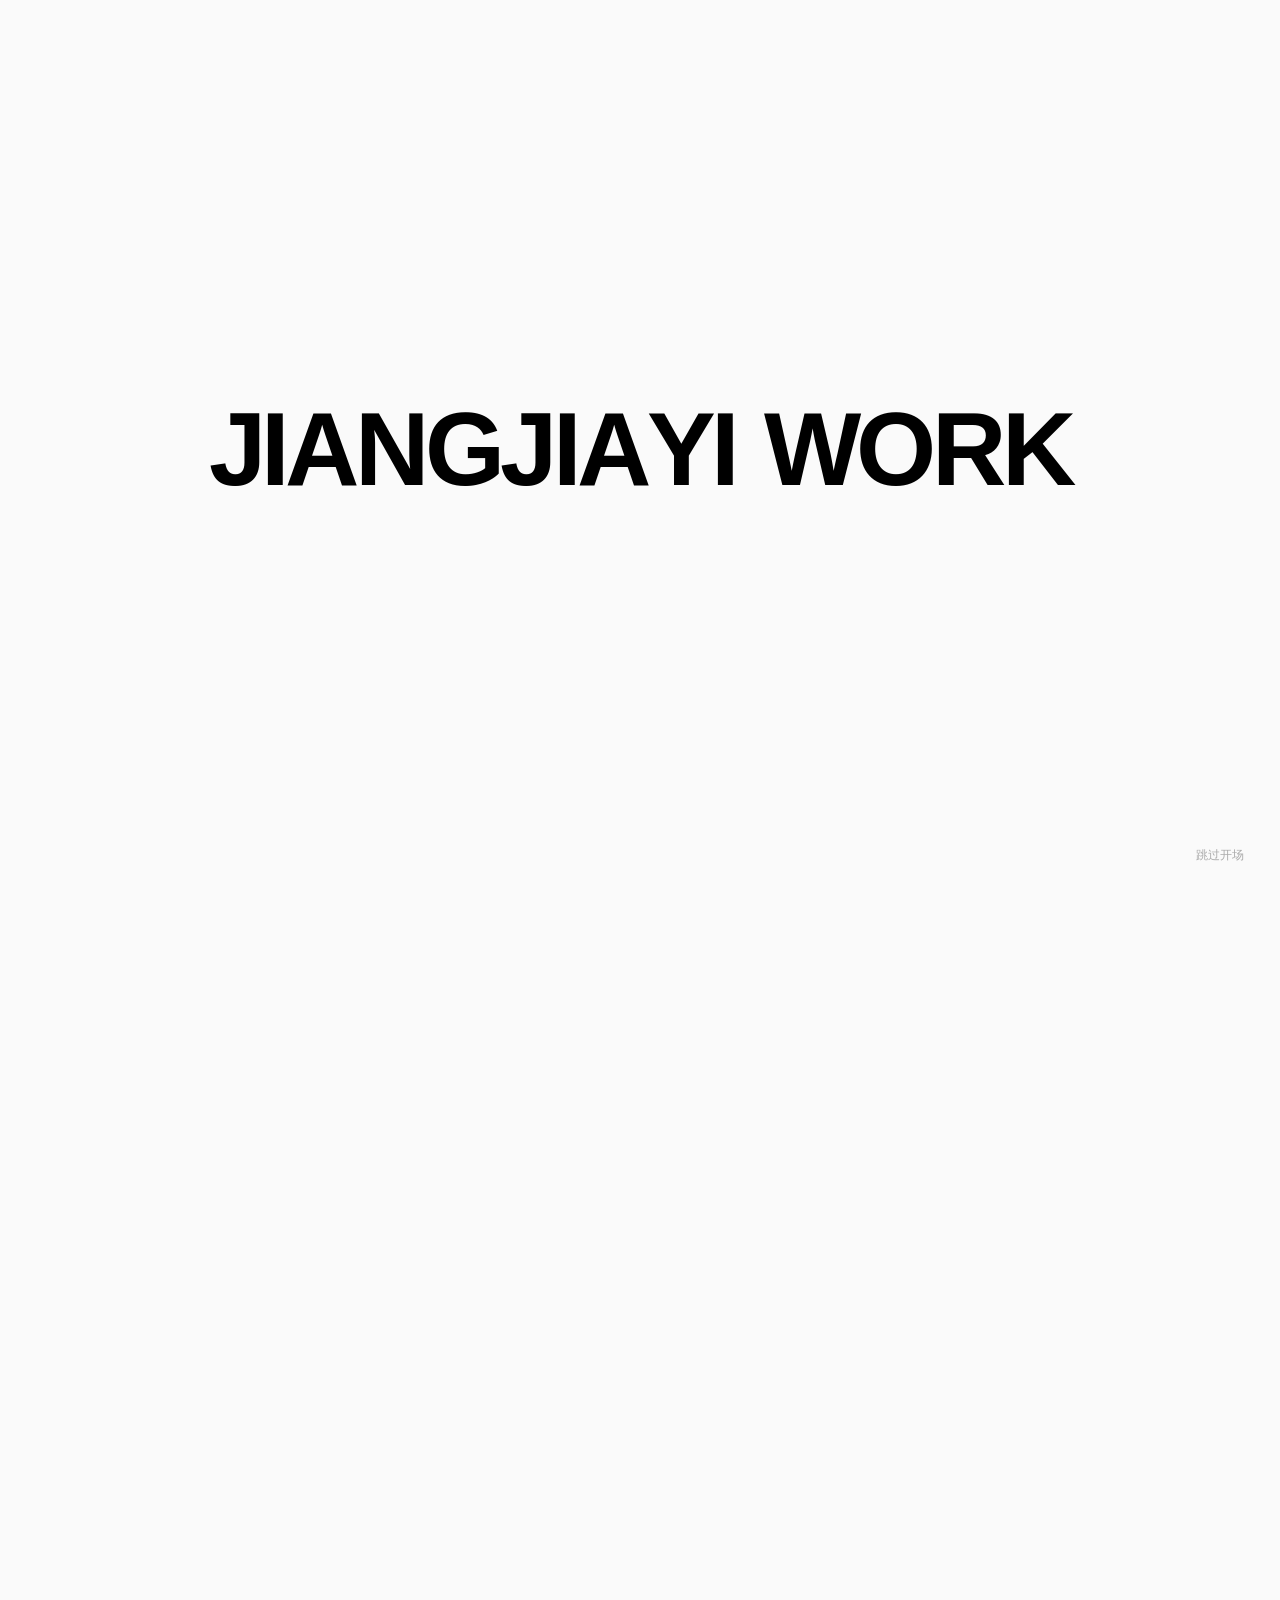
<file: site/index.html>
<!doctype html><html lang="zh-CN"><head><meta charset="UTF-8"><meta name="viewport" content="width=device-width,initial-scale=1"><title>姜佳仪｜个人官网</title><script>document.documentElement.classList.add('motion-ready');const projectReturn=new URLSearchParams(location.search).has('fromProjects');if(projectReturn){document.documentElement.classList.add('project-return-pending');history.scrollRestoration='manual';const u=new URL(location.href);u.searchParams.delete('fromProjects');history.replaceState(null,'',u.pathname+u.search+u.hash)}if(!projectReturn&&!matchMedia('(prefers-reduced-motion: reduce)').matches){document.documentElement.classList.add('letter-intro-pending');history.scrollRestoration='manual';if(location.hash&&location.hash!=='#top')history.replaceState(null,'',location.pathname+location.search+'#top');addEventListener('pageshow',()=>{if(document.documentElement.classList.contains('letter-intro-pending'))scrollTo(0,0)});setTimeout(()=>document.documentElement.classList.remove('letter-intro-pending'),7000)}</script><link rel="stylesheet" href="styles.css?v=mobile-portrait-blend-1"><link rel="stylesheet" href="letter-effects.css?v=20261104-intro-larger"><link rel="stylesheet" href="contact-footer.css?v=20261104-clear-glasses-2"></head><body><main>
<section class="hero" id="top"><header class="nav"><a href="#top">Agent</a><nav><a href="#about">个人介绍</a><div class="projects-menu"><a href="#work" aria-haspopup="true">我的项目</a><div class="projects-popover"><section><h3>用户端产品设计</h3><a href="projects.html#carbon">碳账户升级</a><a href="projects.html#annual-report">员工公益年度报告</a><a href="projects.html#carbon">公益体验升级</a></section><section><h3>实习作品</h3><div class="projects-subgroup"><a href="projects.html#baidu">百度</a><div><a href="projects.html#baidu">金秋神龙红包</a><a href="projects.html#baidu">智能体运营</a></div></div><div class="projects-subgroup"><a href="projects.html#meitu">美图</a><div><a href="projects.html#meitu">AI视频模版</a><a href="projects.html#meitu">AI PPT</a><a href="projects.html#meitu">海报模版</a></div></div></section><section><h3>其他作品</h3><a href="projects.html#banqu">半区社交APP</a><a href="projects.html#yumi">YUMI IP设计</a></section></div></div><a href="#contact">联系我</a></nav></header><div class="hero-center"><button class="portrait" aria-label="点击人物试试"><img src="assets/portrait-poster.webp" width="523" height="740" fetchpriority="high" alt="坐在工作台前的设计师"></button><div class="chat-card"><p><i></i>你可以问我</p><button>你是谁</button><button>你擅长什么</button><div class="message">输入消息...<b>↑</b></div></div></div><p class="click-hint">点击人物试试</p></section>
<section class="about dotted" id="about"><h2>/*个人介绍*/</h2><div class="bio"><strong>Hi</strong><p>我叫姜佳仪，毕业于 <mark class="yellow">福州大学</mark></p><p>目前在 <mark class="green">美团</mark> 担任产品设计师</p></div><div class="tools"><img loading="lazy" decoding="async" src="assets/tool-figma.png" alt="Figma"><img loading="lazy" decoding="async" src="assets/tool-purple.png" alt="设计工具"><img loading="lazy" decoding="async" src="assets/tool-star.png" alt="设计工具"><img loading="lazy" decoding="async" src="assets/tool-ae.png" alt="After Effects"><img loading="lazy" decoding="async" src="assets/tool-ps.png" alt="Photoshop"></div><section class="experience-scene" aria-labelledby="experience-heading"><div class="experience-stage"><h2 class="experience-title" id="experience-heading">/*个人经历*/</h2><div class="experience-cards"><article class="experience"><div class="date">2025.07<br><span>／</span><br>至今</div><div class="exp-copy"><h3><b>美团</b>　产品UI设计师</h3><p><b>前期：</b>负责<b>美团公益</b>对内对外的设计工作，独立完成<b>公益首页改版、公益足迹、碳账户升级等全链路运营UI设计</b>。其中碳账户升级在无运营动作介入的情况下，仅通过产品迭代，达到了参与率在46.8%的高水平。</p><p><b>后期：</b>参与<b>办公效率的产品设计</b>，研究组件库与亮暗模式的切换token，并将这套token运用在办公效率的各种产品中，统一了设计规范。在一次产品迭代中设计表情包设计使用率达到了89%，评价高度好评。并运用 AI coding 合作开发飞象视频会议，完整经历了从需求到上线的全流程。</p></div></article><article class="experience"><div class="date">2024.08<br><span>／</span><br>2024.12</div><div class="exp-copy"><h3><b>百度</b>　运营设计实习生</h3><p><b>前期：</b>负责<b>百度百科、问一问情感化智能体</b>等垂类业务的物料制作与延展，持续为业务创新设计提供支持。</p><p><b>后期：</b>参与百度 MEUX 团队国庆、春节等搜索业务大事件，<b>独立输出百科智能体人物形象</b>，探索 AI 生图流程。独立完成<b>金秋神龙红包换肤、部分界面 UI 及红包形态设计</b>并成功上线，相关项目 PV 达 <b>1239 万</b>。</p></div></article><article class="experience"><div class="date">2024.05<br><span>／</span><br>2024.08</div><div class="exp-copy"><h3><b>美图</b>　视觉设计实习生</h3><p><b>前期：</b>负责美图设计室供稿相关工作，制作节气、节日海报，<b>累计 25 套</b>，单张海报累计购买最高金额 <b>3 万+</b>。定期复盘设计经验，分析用户高频购买的模板。</p><p><b>后期：</b>参与<b>AI PPT 功能</b>的制作、内容修改拓展及测试，关注用户体验与实际效果；对接 AI 商品图片转视频功能，运用 <b>AIGC 制作平面视觉、视频分镜及动效</b>。</p></div></article></div></div></section></section>
<section class="work" id="work"><h2>/*我的项目*/</h2><div class="work-grid"><article><a class="project-card-link" href="projects.html#carbon" aria-label="查看碳账户升级"></a><div></div><h3>碳账户升级</h3><p class="project-tags"><span>美团</span><span>用户端产品设计</span></p></article><article><a class="project-card-link" href="projects.html#annual-report" aria-label="查看员工公益年度报告"></a><div></div><h3>员工公益年度报告</h3><p class="project-tags"><span>美团</span><span>用户端产品设计</span></p></article><article><a class="project-card-link" href="projects.html#baidu" aria-label="查看百度项目合集"></a><div></div><h3>百度项目合集</h3><p class="project-tags"><span>百度</span><span>营销传播设计</span></p></article><article><a class="project-card-link" href="projects.html#meitu" aria-label="查看美图设计合集"></a><div></div><h3>美图设计合集</h3><p class="project-tags"><span>美图设计室</span><span>平面设计</span></p></article><article><a class="project-card-link" href="projects.html#banqu" aria-label="查看半区APP全链路升级"></a><div></div><h3>半区APP全链路升级</h3><p class="project-tags"><span>自驱</span><span>UI设计</span></p></article><article><a class="project-card-link" href="projects.html#yumi" aria-label="查看YUMI IP 设计"></a><div></div><h3>YUMI IP 设计</h3><p class="project-tags"><span>自驱</span><span>IP设计</span></p></article></div></section>
<footer id="contact" class="contact-footer"><div class="contact-title-stage"><h2>JIANGJIAYI WORK</h2></div><div class="contact-strip"><div class="footer-contact-info"><img loading="lazy" decoding="async" class="contact-qr" src="assets/contact-qr.png" alt="姜佳仪微信二维码"><p><a href="tel:18312476074">电话/微信：18312476074</a></p><p><a href="mailto:3030798973@qq.com">邮箱：3030798973@qq.com</a></p></div><p class="glasses-hint">别碰眼镜</p><div class="footer-character"></div></div></footer></main><script src="portrait-player.js?v=20261110-original-frames"></script><script src="script.js?v=mobile-media-1"></script><script src="experience-stack.js?v=20261103-stack-bottom"></script><script src="assets/office-letter-creative/config.js?v=71b911163e08"></script><script src="boknows-letters.js?v=20261104-sewn-ja"></script><script src="letter-effects.js?v=commute-opening-2"></script><script src="project-return.js?v=20261104-1"></script><script src="contact-footer.js?v=20261104-white-face"></script><script src="agent-easter-egg.js?v=20261106-1"></script></body></html>
</file>
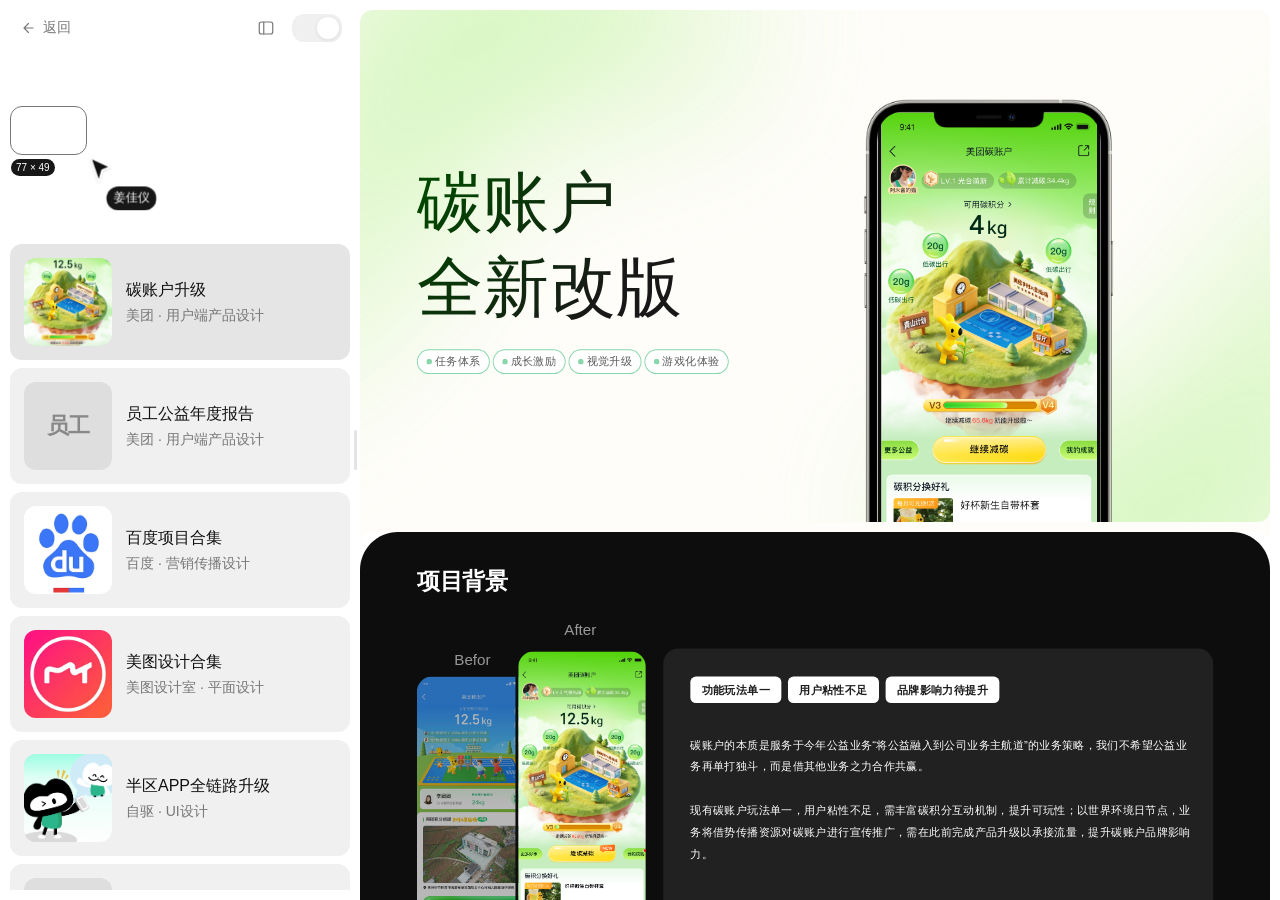
<file: site/projects.html>
<!doctype html>
<html lang="zh-CN">
<head>
  <meta charset="UTF-8">
  <meta name="viewport" content="width=device-width,initial-scale=1">
  <title>我的项目｜姜佳仪</title>
  <link rel="stylesheet" href="projects.css?mobile-media-1&v=beijing-time-wrap">
  <script>try{document.documentElement.dataset.theme=localStorage.getItem('portfolio-theme')||'light'}catch{}</script>
<script>if(!matchMedia("(prefers-reduced-motion: reduce)").matches){document.documentElement.classList.add("intro-draw-pending");setTimeout(()=>document.documentElement.classList.remove("intro-draw-pending"),4500)}</script>
</head>
<body>
  <aside id="project-sidebar" class="project-sidebar" aria-label="项目导航栏">
    <header class="sidebar-toolbar">
      <a class="back-home" aria-label="返回" href="./?fromProjects=1#work"><svg viewBox="0 0 24 24" aria-hidden="true"><path d="m14 6-6 6 6 6M8 12h12"/></svg><span>返回</span></a>
      <button class="sidebar-toggle" type="button" aria-label="收起项目导航" aria-controls="project-sidebar" aria-expanded="true">
        <svg viewBox="0 0 24 24" aria-hidden="true"><rect x="3" y="4" width="18" height="16" rx="3"/><path d="M9 4v16"/></svg>
      </button>
      <button class="theme-toggle" type="button" aria-label="切换深色模式" aria-pressed="false"><span></span></button>
    </header>
    <div class="sidebar-intro"><div class="intro-copy"><p class="intro-greeting">你好，我是姜佳仪</p><time id="beijing-time" aria-label="当前北京时间"><span class="beijing-date"></span> <span class="beijing-clock"></span></time></div></div>
    <nav class="project-navigation" aria-label="我的项目" id="project-navigation"></nav>
  </aside>
  <div class="project-divider" role="separator" tabindex="0" aria-label="调整项目导航栏宽度" aria-orientation="vertical" aria-controls="project-sidebar"></div>
  <main class="project-content" id="project-content" tabindex="-1"></main>
  <script src="projects.js?v=mobile-media-1"></script>
  <script src="project-intro-draw.js?v=20261106-1"></script>
</body>
</html>
</file>
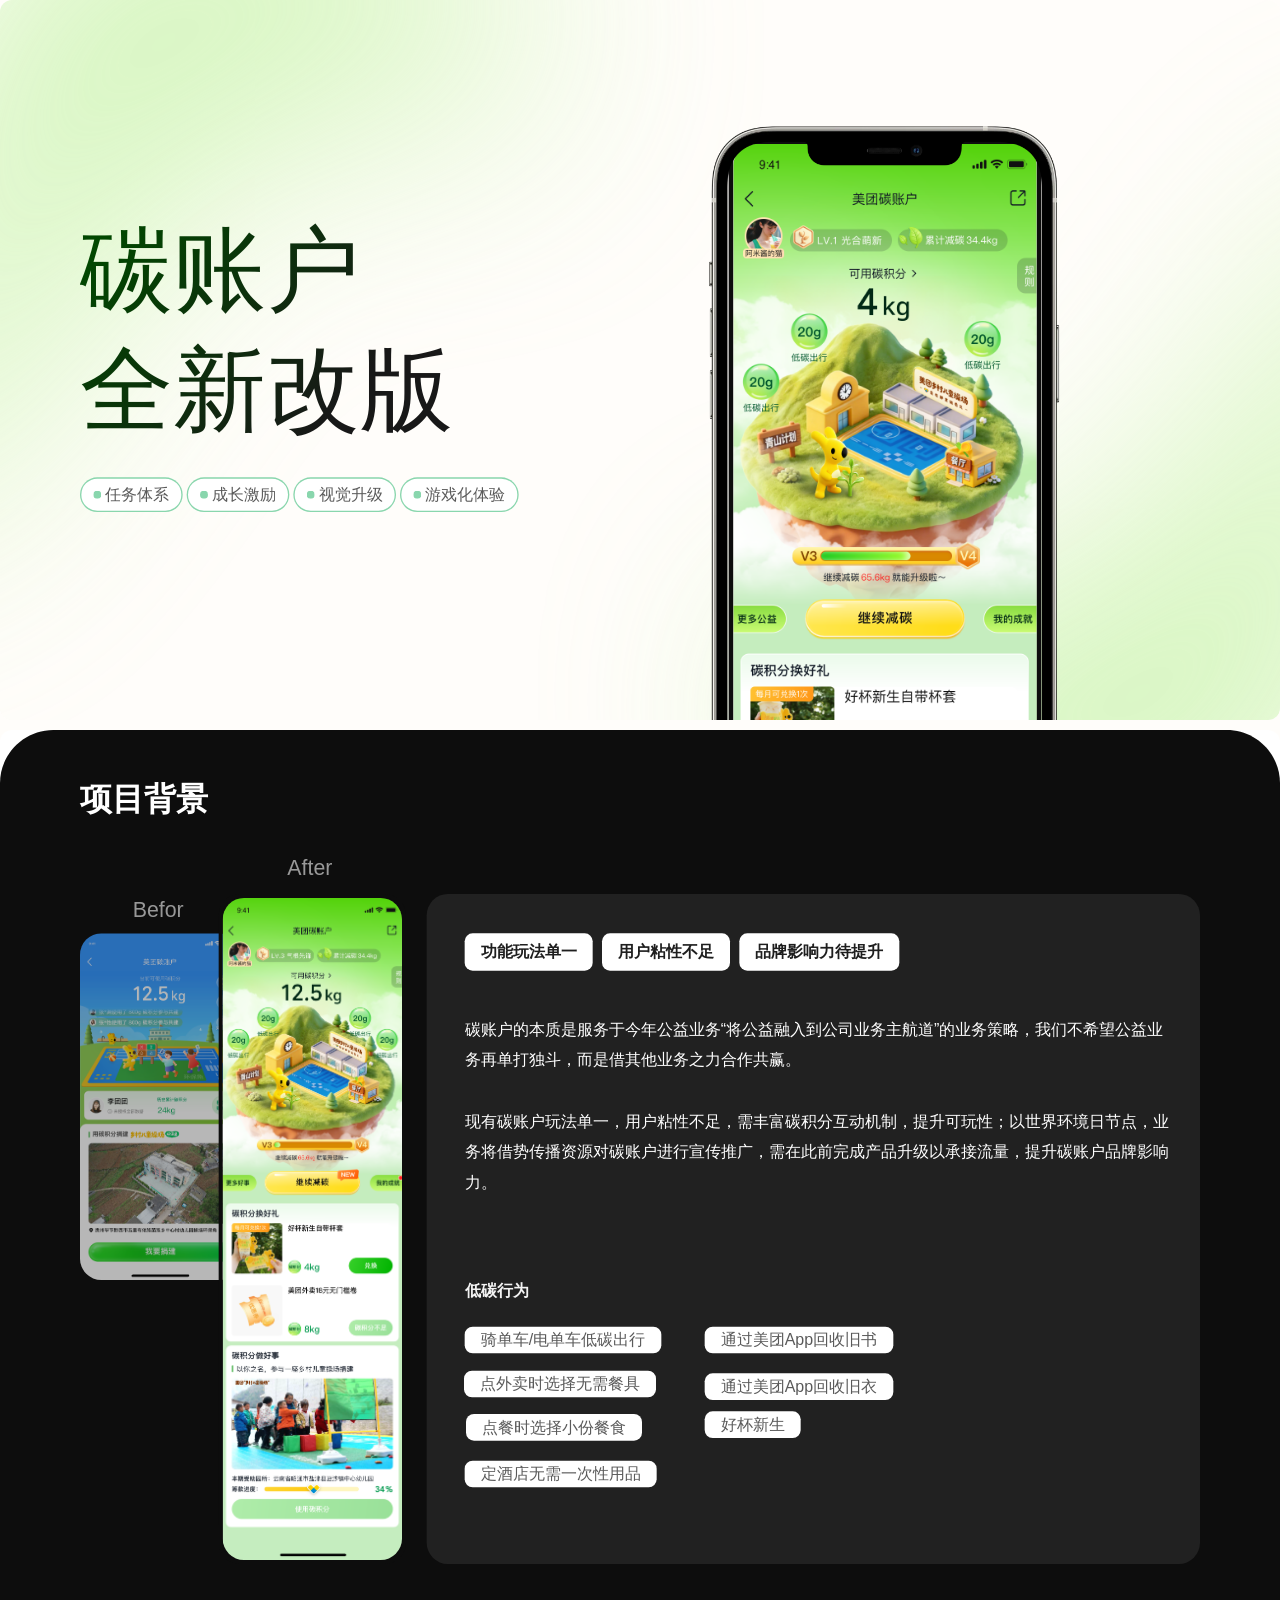
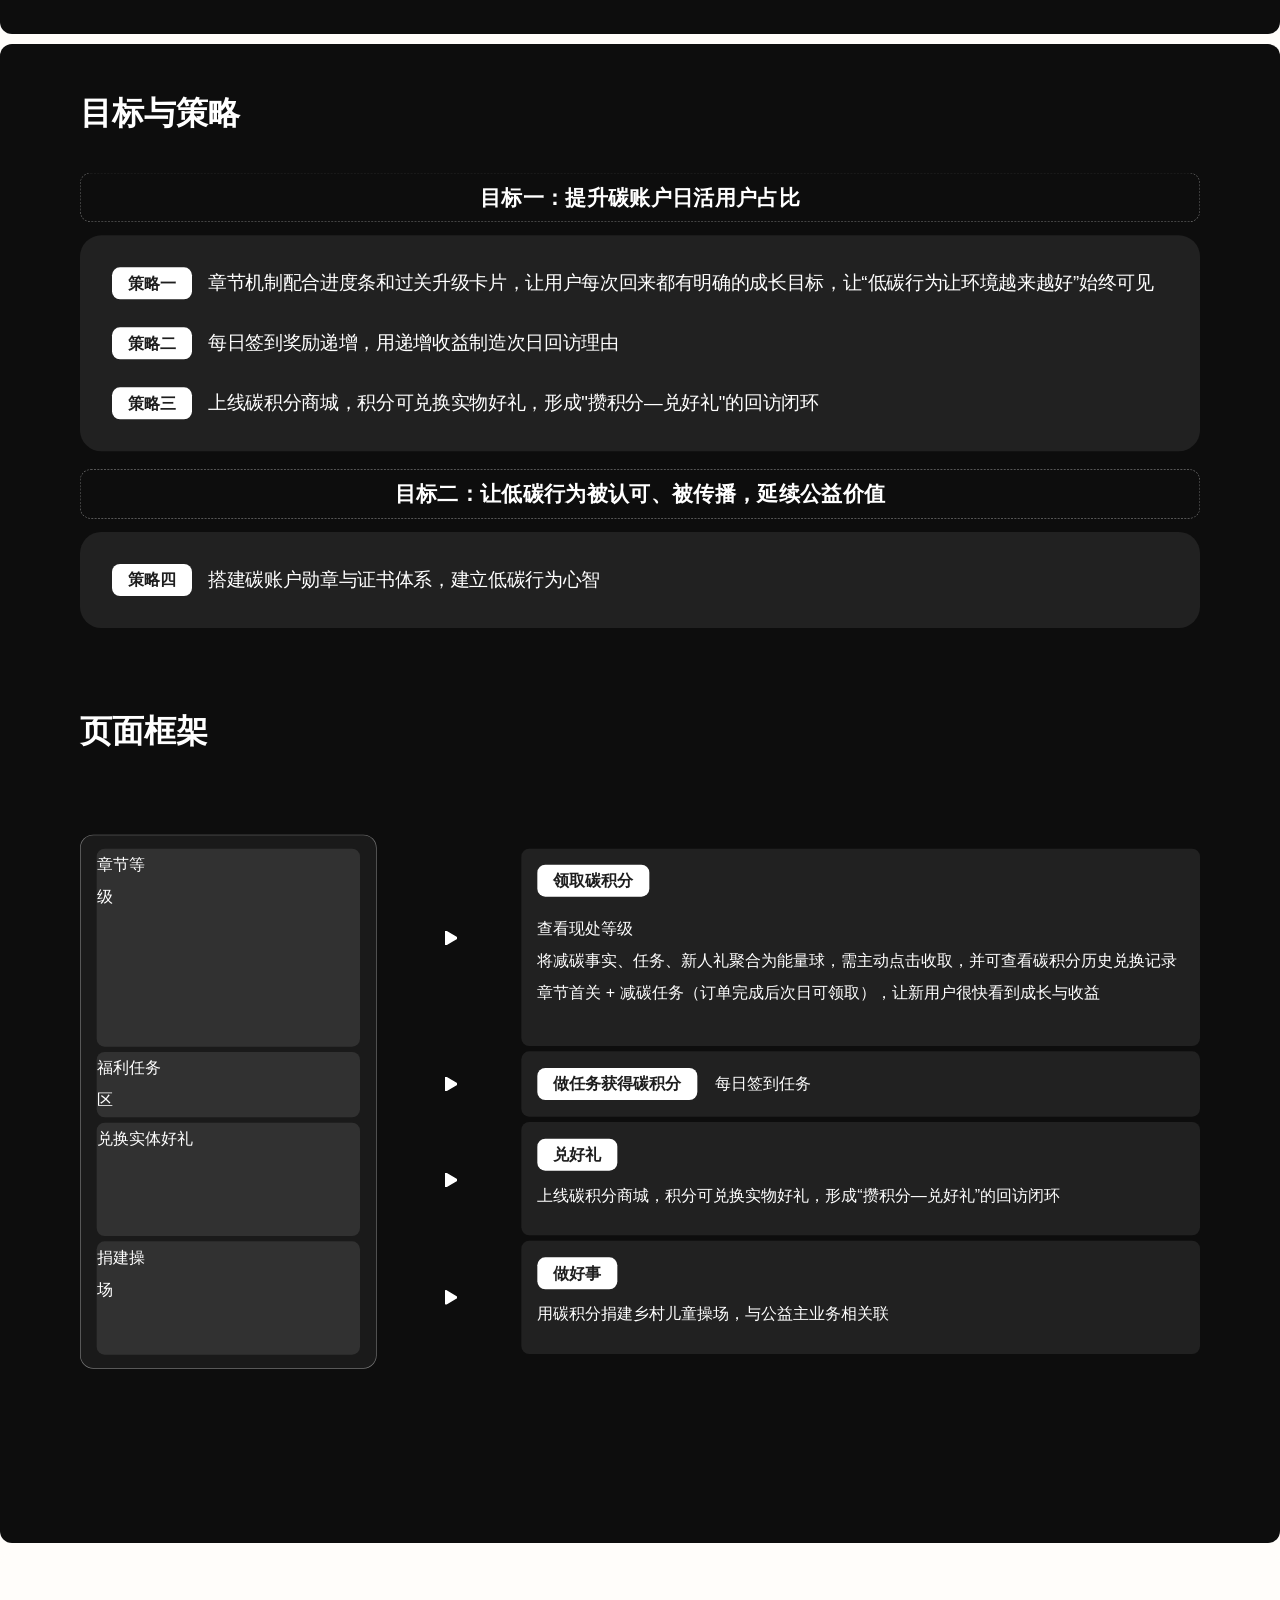
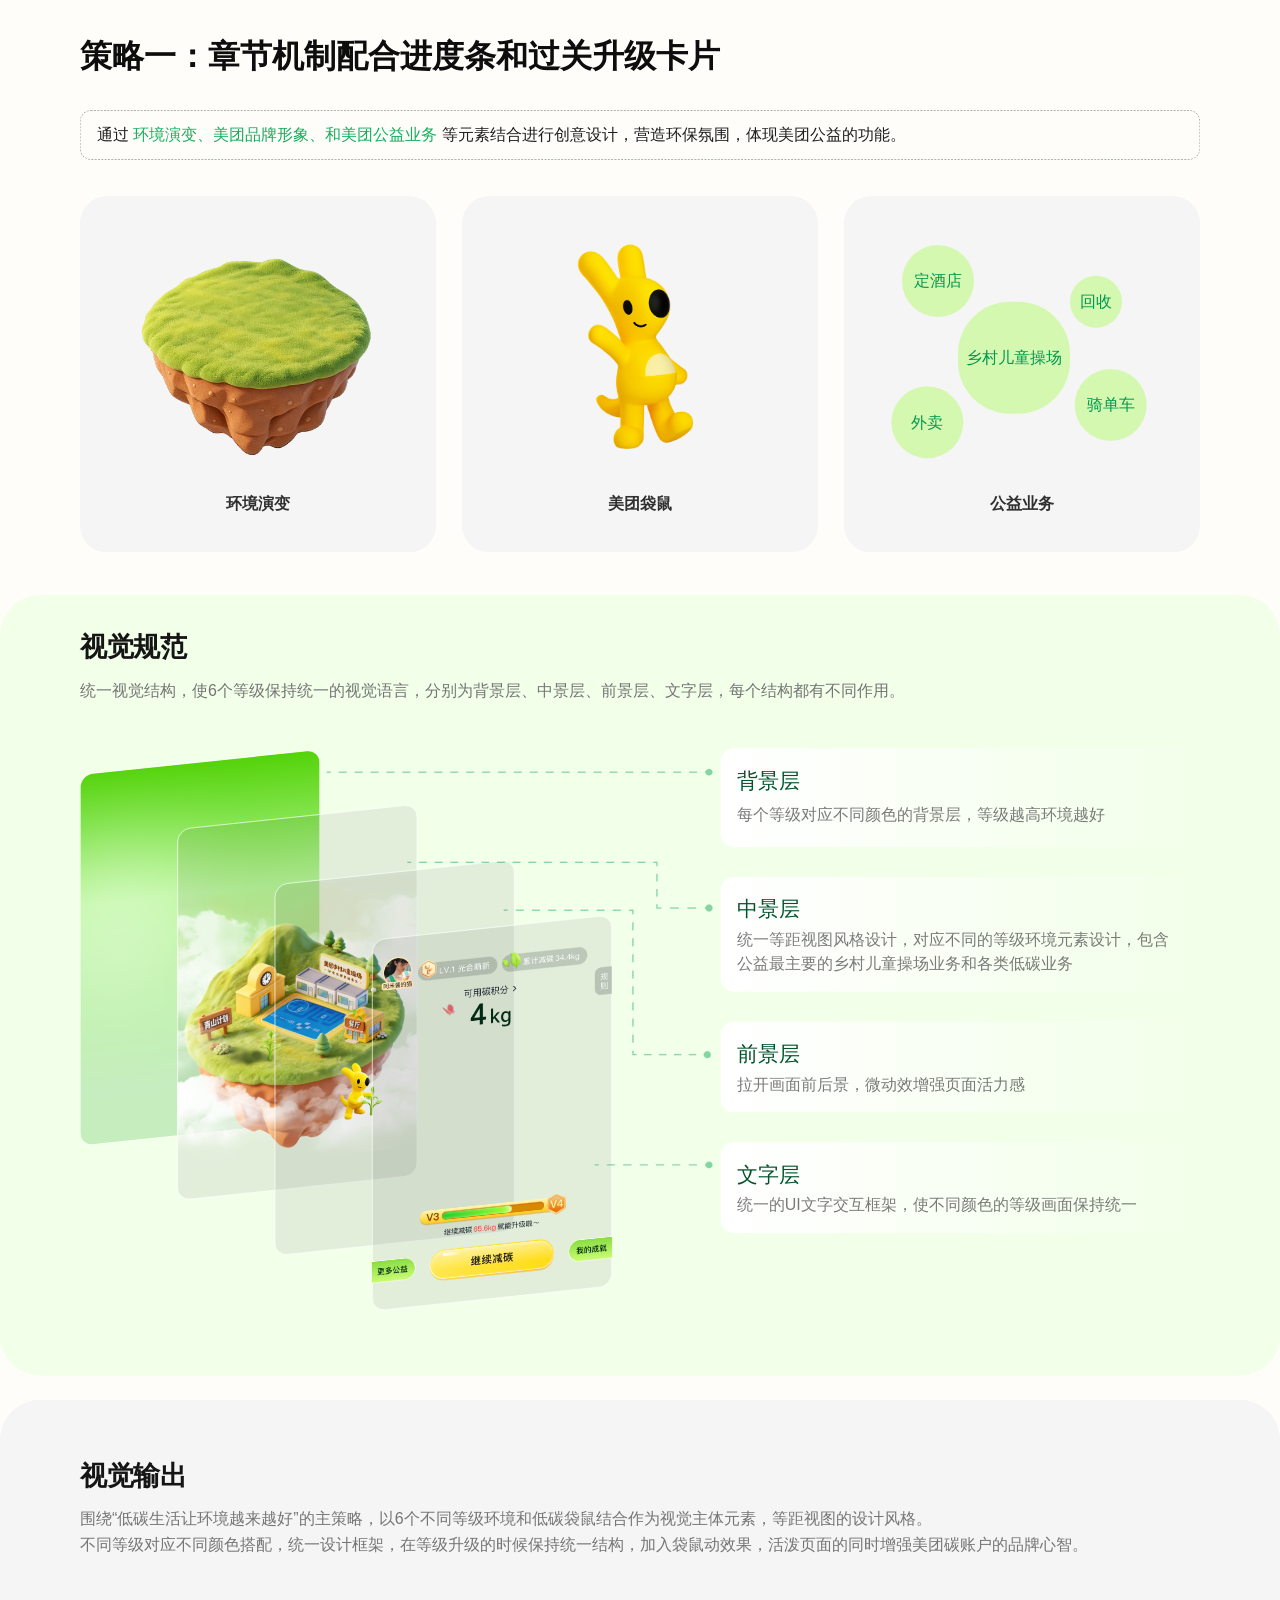
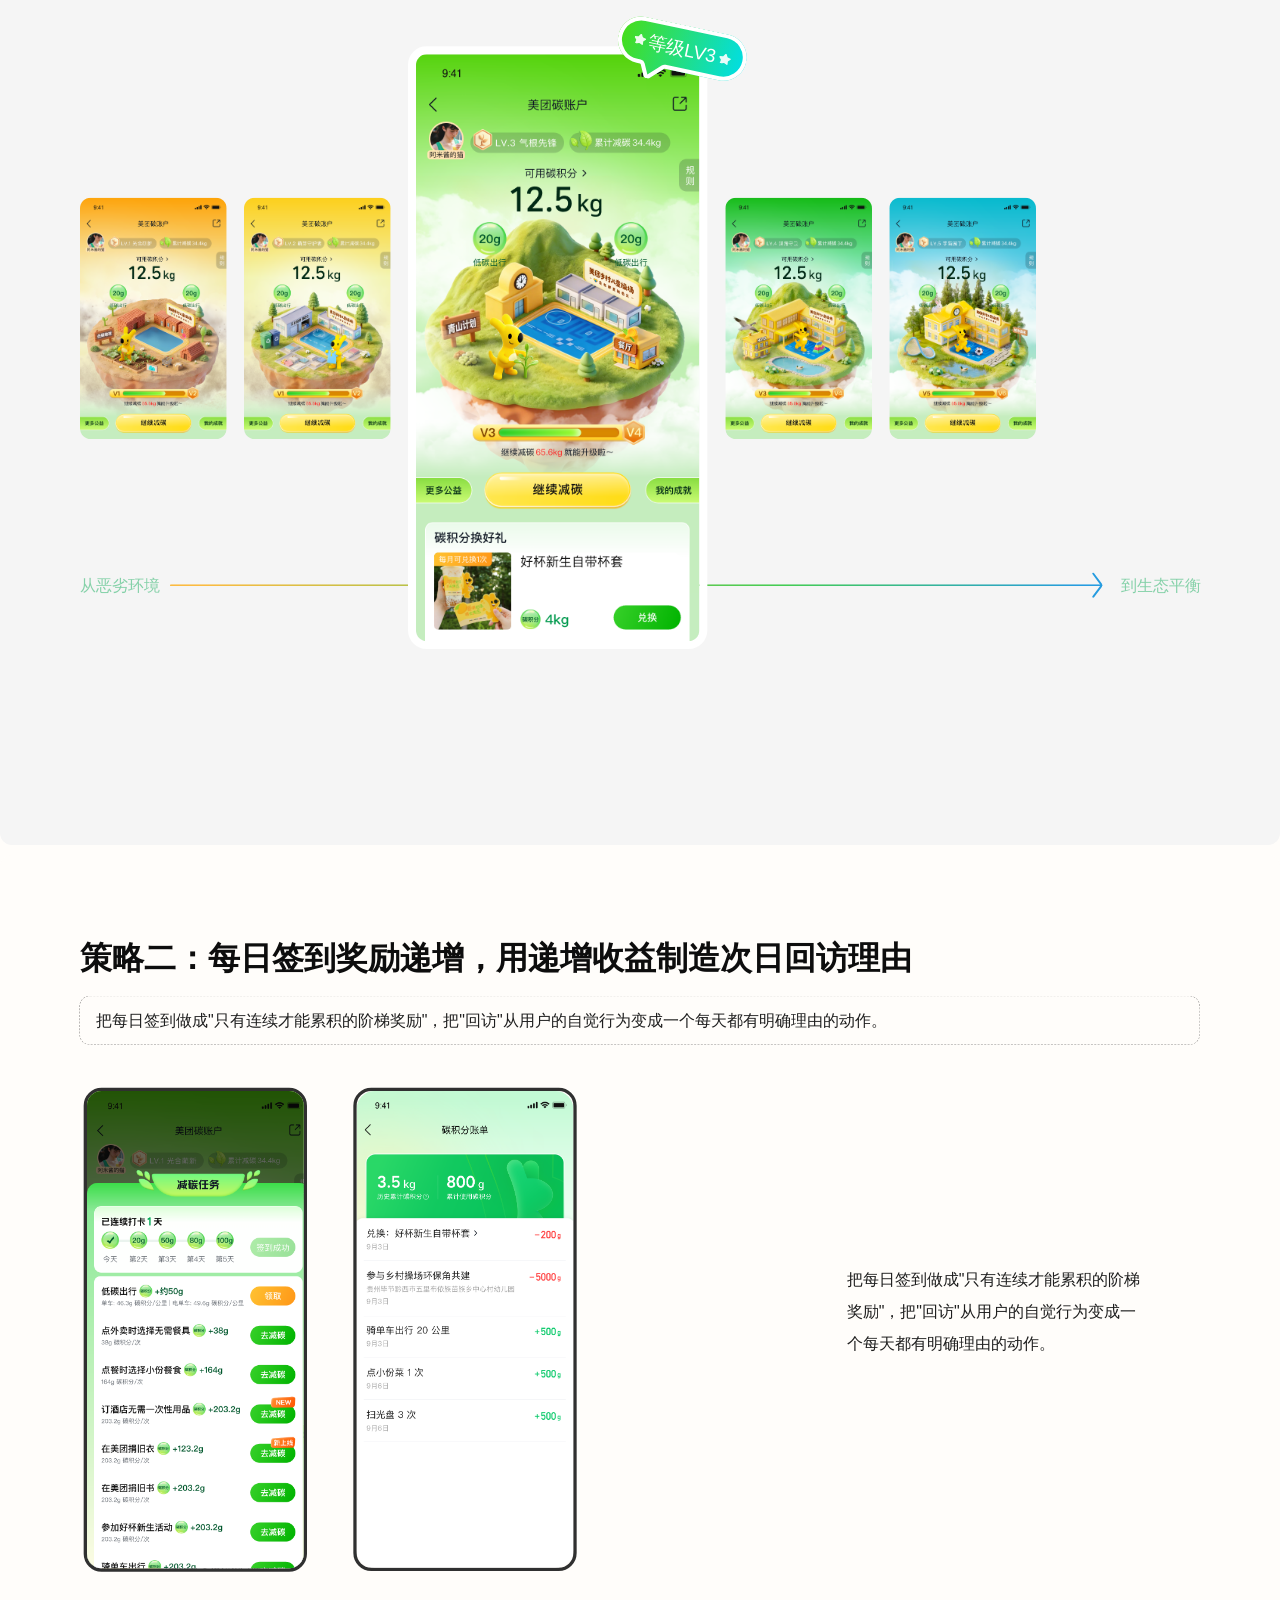
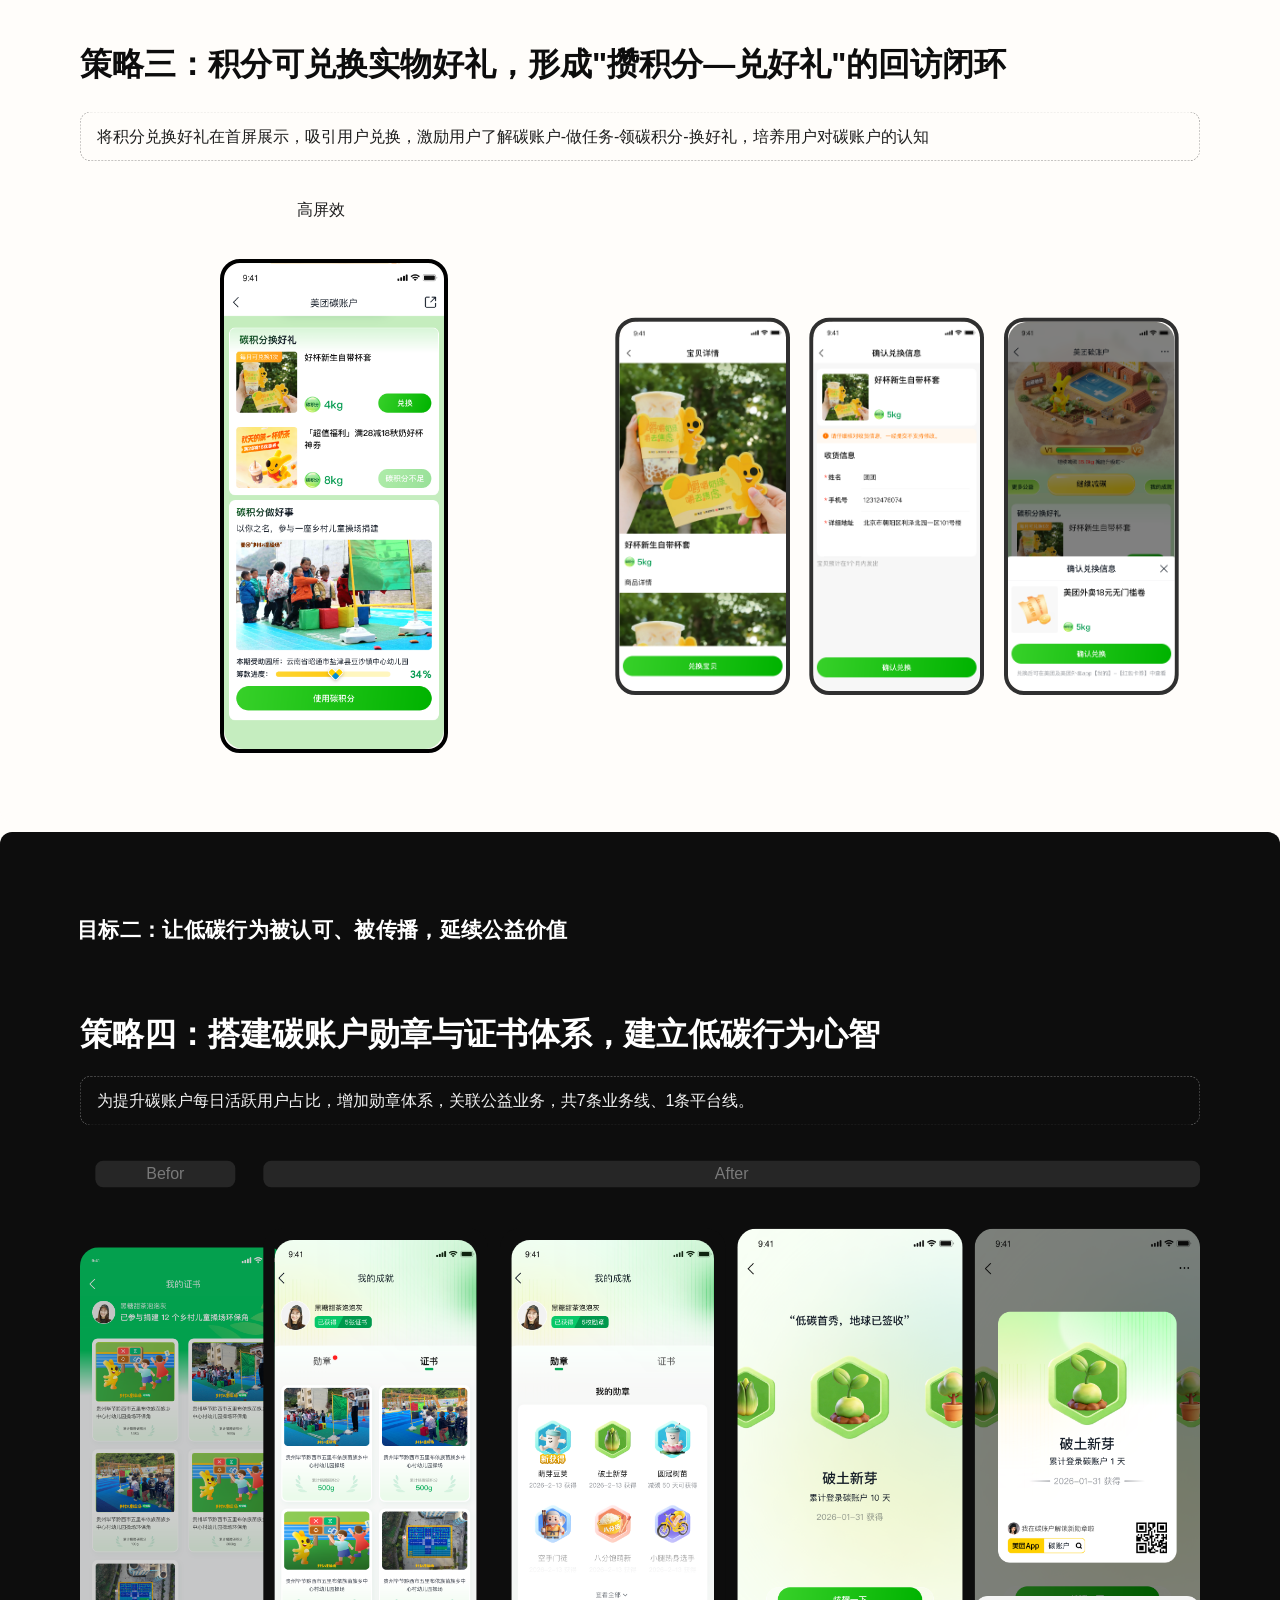
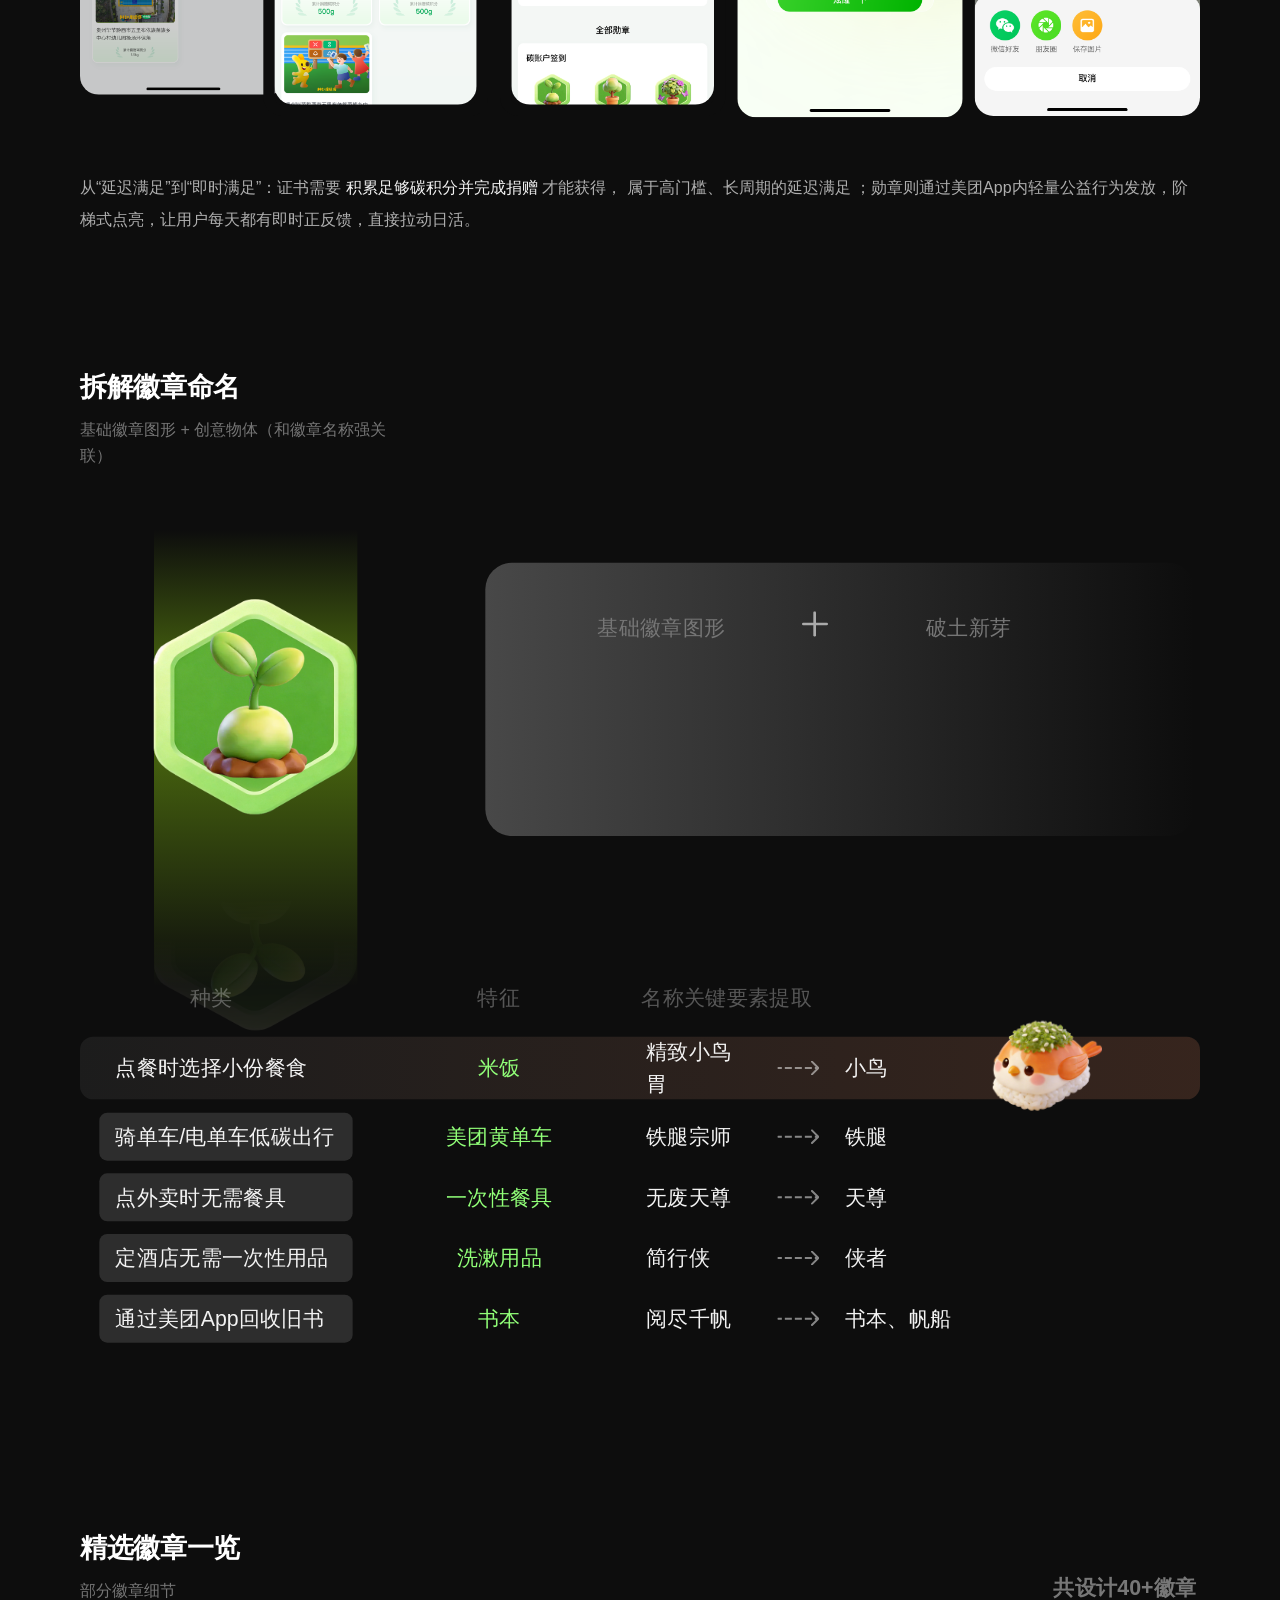
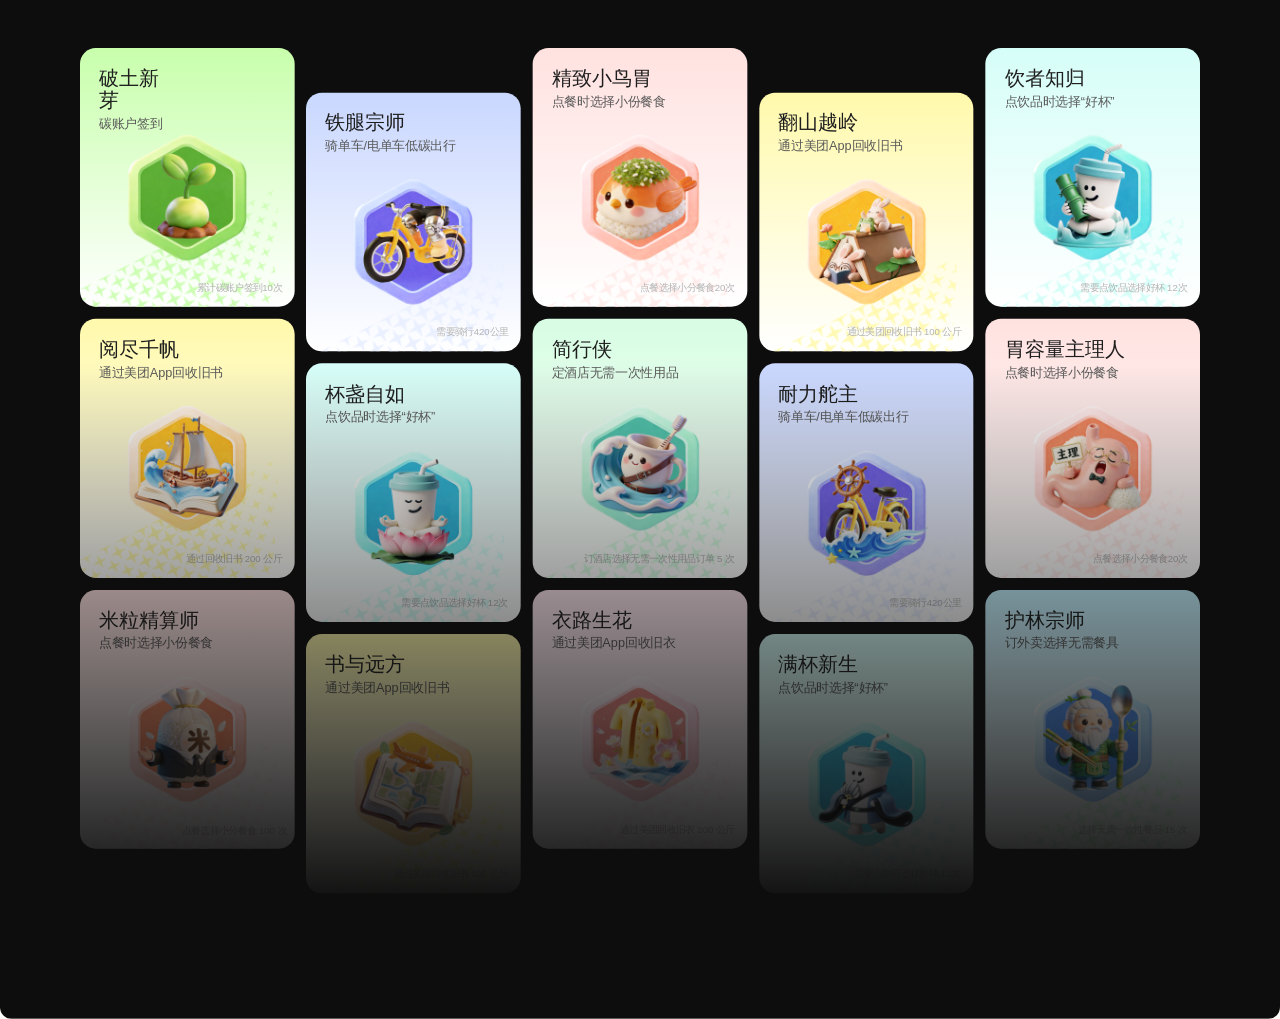
<file: site/projects/carbon/replica.html>
<!doctype html><html lang="zh-CN"><meta charset="utf-8"><meta name="viewport" content="width=device-width,initial-scale=1"><title>碳账户全新改版</title><link rel="stylesheet" href="replica.css"><main><section class="board-shell" style="aspect-ratio:1920/1080"><div class="board" style="height:1080px"><div class="c0 c1 c2" data-node-id="1:396" data-name="画板 483">
      <div class="c3 c4 c5 c6 c7" data-node-id="1:397">
        <div class="c3 c8">
          <img alt="" class="c9 c10 c2" src="assets/49d459d5-9679-4599-a34c-d903db28d1ef.svg" />
        </div>
      </div>
      <div class="c3 c11 c4 c12 c13 c14 c15 c7" data-node-id="1:398">
        <div class="c16 c17">
          <div class="c4 c1 c7">
            <div class="c3 c8">
              <img alt="" class="c9 c10 c2" src="assets/7258aaee-7c75-4a8a-b963-9773d1feca39.svg" />
            </div>
          </div>
        </div>
      </div>
      <div class="c3 c18 c11 c19 c20 c21 c22" data-node-id="1:399">
        <div class="c23 c24 c25 c26 c18 c11 c19 c12 c27 c28 c1 c29 c30" data-node-id="1:400">
          <div class="c1 c30 c31" data-node-id="1:401">
            <img alt="" class="c3 c9 c32 c10 c2" src="assets/fd688701-2147-4d0a-923e-feb949236203.svg" />
          </div>
          <p class="c33 c34 c35 c36 c1 c30 c37 c38 c39 c40" data-node-id="1:402">
            任务体系
          </p>
        </div>
        <div class="c23 c24 c25 c26 c18 c11 c19 c12 c27 c28 c1 c29 c30" data-node-id="1:403">
          <div class="c1 c30 c31" data-node-id="1:404">
            <img alt="" class="c3 c9 c32 c10 c2" src="assets/fd688701-2147-4d0a-923e-feb949236203.svg" />
          </div>
          <p class="c33 c34 c35 c36 c1 c30 c37 c38 c39 c40" data-node-id="1:405">
            成长激励
          </p>
        </div>
        <div class="c23 c24 c25 c26 c18 c11 c19 c12 c27 c28 c1 c29 c30" data-node-id="1:406">
          <div class="c1 c30 c31" data-node-id="1:407">
            <img alt="" class="c3 c9 c32 c10 c2" src="assets/fd688701-2147-4d0a-923e-feb949236203.svg" />
          </div>
          <p class="c33 c34 c35 c36 c1 c30 c37 c38 c39 c40" data-node-id="1:408">
            视觉升级
          </p>
        </div>
        <div class="c23 c24 c25 c26 c18 c11 c19 c12 c27 c28 c1 c29 c30" data-node-id="1:409">
          <div class="c1 c30 c31" data-node-id="1:410">
            <img alt="" class="c3 c9 c32 c10 c2" src="assets/fd688701-2147-4d0a-923e-feb949236203.svg" />
          </div>
          <p class="c33 c34 c35 c36 c1 c30 c37 c38 c39 c40" data-node-id="1:411">
            游戏化体验
          </p>
        </div>
      </div>
      <div class="c33 c3 c41 c42 c43 c21 c36 c44 c45 c46 c39 c40" data-node-id="1:412" style="background-image:linear-gradient(129.678618090768deg, rgb(1, 71, 0) 9.5602%, rgb(24, 24, 24) 73.913%)">
        <p class="c47 c48">碳账户</p>
        <p class="c47">全新改版</p>
      </div>
      <div class="c3 c49 c50 c26 c51 c52 c53 c54 c55" data-node-id="1:414" data-name="LV.3@1x 1">
        <img alt="" class="c3 c32 c10 c56 c57 c53 c2" src="assets/a82798e4-4fe2-4a88-a575-f7b1035191eb.png" />
      </div>
      <div class="c3 c58 c59 c60 c61" data-node-id="1:415" data-name="image 38">
        <img alt="" class="c3 c32 c10 c56 c57 c2" src="assets/aec8dbdc-0708-4734-8e55-1bd82759d674.png" />
      </div>
    </div></div></section>
<section class="board-shell" style="aspect-ratio:1920/1356"><div class="board" style="height:1356px"><div class="c62 c1 c2" data-node-id="1:416" data-name="画板 484">
      <div class="c3 c63 c64 c65 c66" data-node-id="1:417">
        <img alt="" class="c3 c9 c32 c10 c2" src="assets/b221b36b-c83b-4555-b1d5-0ea2ec3cb2b9.svg" />
      </div>
      <p class="c33 c3 c67 c68 c21 c36 c69 c70 c71 c39 c40" data-node-id="1:418">
        项目背景
      </p>
      <div class="c3 c72 c73 c74 c53 c75 c76" data-node-id="1:419" ></div>
      <div class="c3 c77 c21 c78 c53 c79 c80" data-node-id="1:420" data-name="2 首页@2x 1">
        <img alt="" class="c3 c32 c10 c56 c57 c53 c2" src="assets/cc1741ae-2fa4-483c-a5e9-f9a9d2d9f959.png" />
      </div>
      <div class="c3 c81 c50 c26 c73 c82 c53 c75 c83" data-node-id="1:421" data-name="首页123@1x 1">
        <img alt="" class="c3 c32 c10 c56 c57 c53 c2" src="assets/f79ae19d-daa6-41e5-9a4f-4450344db1a7.png" />
      </div>
      <p class="c33 c3 c84 c68 c85 c36 c86 c87 c88 c75 c40" data-node-id="1:422">
        Befor
      </p>
      <p class="c33 c3 c84 c68 c89 c36 c86 c87 c90 c91 c40" data-node-id="1:423">
        After
      </p>
      <div class="c3 c18 c11 c92 c12 c93 c79" data-node-id="1:424">
        <div class="c23 c18 c11 c12 c13 c94 c95 c1 c96 c30" data-node-id="1:425">
          <p class="c33 c67 c68 c36 c1 c30 c37 c97 c40" data-node-id="1:426">
            功能玩法单一
          </p>
        </div>
        <div class="c23 c18 c11 c12 c13 c94 c95 c1 c96 c30" data-node-id="1:427">
          <p class="c33 c67 c68 c36 c1 c30 c37 c97 c40" data-node-id="1:428">
            用户粘性不足
          </p>
        </div>
        <div class="c23 c18 c11 c12 c13 c94 c95 c1 c96 c30" data-node-id="1:429">
          <p class="c33 c67 c68 c36 c1 c30 c37 c97 c40" data-node-id="1:430">
            品牌影响力待提升
          </p>
        </div>
      </div>
      <div class="c3 c23 c18 c11 c12 c13 c93 c94 c95 c96 c98" data-node-id="1:431">
        <p class="c33 c34 c35 c36 c1 c30 c37 c38 c40" data-node-id="1:432">
          骑单车/电单车低碳出行
        </p>
      </div>
      <div class="c3 c23 c18 c11 c12 c13 c99 c94 c95 c96 c100" data-node-id="1:433">
        <p class="c33 c34 c35 c36 c1 c30 c37 c38 c40" data-node-id="1:434">
          点餐时选择小份餐食
        </p>
      </div>
      <div class="c3 c23 c18 c11 c12 c13 c101 c94 c95 c96 c98" data-node-id="1:435">
        <p class="c33 c34 c35 c36 c1 c30 c37 c38 c40" data-node-id="1:436">
          通过美团App回收旧书
        </p>
      </div>
      <div class="c3 c23 c18 c11 c12 c13 c101 c94 c95 c96 c102" data-node-id="1:437">
        <p class="c33 c34 c35 c36 c1 c30 c37 c38 c40" data-node-id="1:438">
          通过美团App回收旧衣
        </p>
      </div>
      <div class="c3 c23 c18 c11 c12 c13 c101 c94 c95 c96 c103" data-node-id="1:439">
        <p class="c33 c34 c35 c36 c1 c30 c37 c38 c40" data-node-id="1:440">
          好杯新生
        </p>
      </div>
      <div class="c3 c23 c18 c11 c12 c13 c93 c94 c95 c96 c104" data-node-id="1:441">
        <p class="c33 c34 c35 c36 c1 c30 c37 c38 c40" data-node-id="1:442">
          定酒店无需一次性用品
        </p>
      </div>
      <div class="c3 c23 c18 c11 c12 c13 c105 c94 c95 c96 c106" data-node-id="1:443">
        <p class="c33 c34 c35 c36 c1 c30 c37 c38 c40" data-node-id="1:444">
          点外卖时选择无需餐具
        </p>
      </div>
      <p class="c33 c3 c67 c68 c93 c36 c37 c88 c107 c40" data-node-id="1:445">
        低碳行为
      </p>
      <div class="c33 c3 c108 c109 c43 c93 c36 c37 c70 c110 c39 c111 c112" data-node-id="1:446">
        <p class="c113 c48">碳账户的本质是服务于今年公益业务“将公益融入到公司业务主航道”的业务策略，我们不希望公益业务再单打独斗，而是借其他业务之力合作共赢。</p>
        <p class="c113 c48">​</p>
        <p class="c113">现有碳账户玩法单一，用户粘性不足，需丰富碳积分互动机制，提升可玩性；以世界环境日节点，业务将借势传播资源对碳账户进行宣传推广，需在此前完成产品升级以承接流量，提升碳账户品牌影响力。</p>
      </div>
    </div></div></section>
<section class="board-shell" style="aspect-ratio:1920/2249"><div class="board" style="height:2249px"><div class="c114 c1 c2" data-node-id="1:447" data-name="画板 485">
      <p class="c33 c3 c67 c68 c21 c36 c69 c70 c71 c39 c40" data-node-id="1:448">
        目标与策略
      </p>
      <p class="c33 c3 c67 c68 c21 c36 c69 c70 c115 c39 c40" data-node-id="1:449">
        页面框架
      </p>
      <div class="c3 c116 c117 c118 c18 c11 c12 c13 c21 c94 c119 c120 c121 c122" data-node-id="1:450">
        <p class="c33 c67 c68 c36 c1 c30 c87 c70 c40" data-node-id="1:451">
          目标一：提升碳账户日活用户占比
        </p>
      </div>
      <div class="c3 c116 c117 c118 c18 c11 c12 c13 c21 c94 c119 c120 c123 c122" data-node-id="1:452">
        <p class="c33 c67 c68 c36 c1 c30 c87 c70 c40" data-node-id="1:453">
          目标二：让低碳行为被认可、被传播，延续公益价值
        </p>
      </div>
      <div class="c3 c72 c18 c11 c124 c125 c20 c21 c126 c53 c127 c122" data-node-id="1:454">
        <div class="c18 c11 c128 c12 c1 c30 c129" data-node-id="1:455">
          <div class="c23 c18 c11 c12 c13 c94 c1 c96 c30" data-node-id="1:456">
            <p class="c33 c67 c68 c36 c1 c30 c37 c97 c40" data-node-id="1:457">
              策略一
            </p>
          </div>
          <p class="c33 c130 c68 c36 c1 c30 c131 c70 c40" data-node-id="1:458">
            章节机制配合进度条和过关升级卡片，让用户每次回来都有明确的成长目标，让“低碳行为让环境越来越好”始终可见
          </p>
        </div>
        <div class="c18 c11 c128 c12 c1 c30" data-node-id="1:459">
          <div class="c23 c18 c11 c12 c13 c94 c1 c96 c30" data-node-id="1:460">
            <p class="c33 c67 c68 c36 c1 c30 c37 c97 c40" data-node-id="1:461">
              策略二
            </p>
          </div>
          <p class="c33 c130 c68 c36 c1 c30 c131 c70 c40" data-node-id="1:462">
            每日签到奖励递增，用递增收益制造次日回访理由
          </p>
        </div>
        <div class="c18 c11 c128 c12 c1 c30" data-node-id="1:463">
          <div class="c23 c18 c11 c12 c13 c94 c1 c96 c30" data-node-id="1:464">
            <p class="c33 c67 c68 c36 c1 c30 c37 c97 c40" data-node-id="1:465">
              策略三
            </p>
          </div>
          <p class="c33 c130 c68 c36 c1 c30 c131 c70 c40" data-node-id="1:466">上线碳积分商城，积分可兑换实物好礼，形成&quot;攒积分—兑好礼&quot;的回访闭环</p>
        </div>
      </div>
      <div class="c3 c72 c18 c11 c124 c20 c21 c126 c53 c132 c122" data-node-id="1:467">
        <div class="c18 c11 c128 c12 c1 c30 c129" data-node-id="1:468">
          <div class="c23 c18 c11 c12 c13 c94 c1 c96 c30" data-node-id="1:469">
            <p class="c33 c67 c68 c36 c1 c30 c37 c97 c40" data-node-id="1:470">
              策略四
            </p>
          </div>
          <p class="c33 c130 c68 c36 c1 c30 c131 c70 c40" data-node-id="1:471">
            搭建碳账户勋章与证书体系，建立低碳行为心智
          </p>
        </div>
      </div>
      <div class="c3 c133 c134 c117 c26 c18 c11 c124 c135 c20 c43 c21 c94 c136 c137 c138 c139" data-node-id="1:472">
        <div class="c140 c141 c142 c1 c30 c129" data-node-id="1:473">
          <div class="c143 c144 c145 c146 c147 c1 c96 c148 c129" data-node-id="1:474" ></div>
          <p class="c33 c144 c130 c149 c68 c150 c151 c36 c1 c148 c37 c70 c39 c152" data-node-id="1:475">
            章节等级
          </p>
        </div>
        <div class="c140 c141 c142 c1 c30 c129" data-node-id="1:476">
          <div class="c143 c144 c153 c146 c147 c1 c96 c148 c129" data-node-id="1:477" ></div>
          <p class="c33 c144 c130 c68 c154 c155 c36 c1 c148 c37 c70 c39 c156" data-node-id="1:478">
            福利任务区
          </p>
        </div>
        <div class="c140 c141 c142 c1 c30 c129" data-node-id="1:479">
          <div class="c143 c144 c157 c146 c147 c1 c96 c148 c129" data-node-id="1:480" ></div>
          <p class="c33 c144 c130 c68 c158 c159 c36 c1 c148 c37 c70 c39 c160" data-node-id="1:481">
            兑换实体好礼
          </p>
        </div>
        <div class="c140 c141 c142 c1 c30 c129" data-node-id="1:482">
          <div class="c143 c144 c157 c146 c147 c1 c96 c148 c129" data-node-id="1:483" ></div>
          <p class="c33 c144 c130 c68 c150 c159 c36 c1 c148 c37 c70 c39 c152" data-node-id="1:484">
            捐建操场
          </p>
        </div>
      </div>
      <div class="c3 c72 c161 c162 c96 c163 c164" data-node-id="1:485" ></div>
      <div class="c3 c72 c153 c162 c96 c165 c164" data-node-id="1:486" ></div>
      <div class="c3 c72 c157 c162 c96 c166 c164" data-node-id="1:487" ></div>
      <div class="c3 c72 c157 c162 c96 c167 c164" data-node-id="1:488" ></div>
      <div class="c3 c11 c12 c13 c168 c169 c170" data-node-id="1:489">
        <div class="c16 c171">
          <div class="c1 c169">
            <div class="c3 c172 c173 c174 c175">
              <img alt="" class="c9 c10 c2" src="assets/7f41876c-646b-4da5-8c60-77c14dc6fd92.svg" />
            </div>
          </div>
        </div>
      </div>
      <div class="c3 c11 c12 c13 c168 c169 c176" data-node-id="1:490">
        <div class="c16 c171">
          <div class="c1 c169">
            <div class="c3 c172 c173 c174 c175">
              <img loading="lazy" decoding="async" alt="" class="c9 c10 c2" src="assets/7f41876c-646b-4da5-8c60-77c14dc6fd92.svg" />
            </div>
          </div>
        </div>
      </div>
      <div class="c3 c11 c12 c13 c168 c169 c177" data-node-id="1:491">
        <div class="c16 c171">
          <div class="c1 c169">
            <div class="c3 c172 c173 c174 c175">
              <img loading="lazy" decoding="async" alt="" class="c9 c10 c2" src="assets/7f41876c-646b-4da5-8c60-77c14dc6fd92.svg" />
            </div>
          </div>
        </div>
      </div>
      <div class="c3 c11 c12 c13 c168 c169 c178" data-node-id="1:492">
        <div class="c16 c171">
          <div class="c1 c169">
            <div class="c3 c172 c173 c174 c175">
              <img loading="lazy" decoding="async" alt="" class="c9 c10 c2" src="assets/7f41876c-646b-4da5-8c60-77c14dc6fd92.svg" />
            </div>
          </div>
        </div>
      </div>
      <div class="c33 c3 c179 c43 c180 c36 c37 c70 c181 c40" data-node-id="1:493">
        <p class="c68 c48">查看现处等级</p>
        <p class="c68 c48">将减碳事实、任务、新人礼聚合为能量球，需主动点击收取，并可查看碳积分历史兑换记录</p>
        <p class="c68">章节首关 + 减碳任务（订单完成后次日可领取），让新用户很快看到成长与收益</p>
      </div>
      <p class="c33 c3 c179 c68 c180 c36 c37 c70 c182 c40" data-node-id="1:494">
        上线碳积分商城，积分可兑换实物好礼，形成“攒积分—兑好礼”的回访闭环
      </p>
      <p class="c33 c3 c179 c68 c183 c36 c37 c70 c184 c40" data-node-id="1:495">
        每日签到任务
      </p>
      <p class="c33 c3 c179 c68 c180 c36 c37 c70 c185 c40" data-node-id="1:496">
        用碳积分捐建乡村儿童操场，与公益主业务相关联
      </p>
      <div class="c3 c23 c18 c11 c12 c13 c180 c94 c96 c186" data-node-id="1:497">
        <p class="c33 c67 c68 c36 c1 c30 c37 c97 c40" data-node-id="1:498">
          领取碳积分
        </p>
      </div>
      <div class="c3 c23 c18 c11 c12 c13 c180 c94 c96 c184" data-node-id="1:499">
        <p class="c33 c67 c68 c36 c1 c30 c37 c97 c40" data-node-id="1:500">
          做任务获得碳积分
        </p>
      </div>
      <div class="c3 c23 c18 c11 c12 c13 c180 c94 c96 c187" data-node-id="1:501">
        <p class="c33 c67 c68 c36 c1 c30 c37 c97 c40" data-node-id="1:502">
          兑好礼
        </p>
      </div>
      <div class="c3 c23 c18 c11 c12 c13 c180 c94 c96 c188" data-node-id="1:503">
        <p class="c33 c67 c68 c36 c1 c30 c37 c97 c40" data-node-id="1:504">
          做好事
        </p>
      </div>
    </div></div></section>
<section class="board-shell" style="aspect-ratio:1920/3737"><div class="board" style="height:3737px"><div class="c0 c1 c2" data-node-id="1:39" data-name="画板 482">
      <div class="c3 c189 c21 c190 c191 c192" data-node-id="1:40">
        <p class="c33 c3 c193 c194 c68 c195 c36 c37 c196 c197 c40" data-node-id="1:41">
          环境演变
        </p>
        <div class="c3 c198 c199 c200 c201" data-node-id="1:42" data-name="image_1793085839450 1">
          <div class="c3 c32 c202 c57">
            <img loading="lazy" decoding="async" alt="" class="c3 c203 c64 c10 c65 c129" src="assets/0592bac3-3dde-4eb5-a696-a991ee857ed7.png" />
          </div>
        </div>
      </div>
      <div class="c3 c189 c204 c190 c191 c192" data-node-id="1:43">
        <p class="c33 c3 c193 c194 c68 c195 c36 c37 c196 c197 c40" data-node-id="1:44">
          美团袋鼠
        </p>
        <div class="c3 c205 c206 c207 c208" data-node-id="1:45" data-name="三维动作-挥手 1">
          <div class="c3 c32 c202 c57">
            <img loading="lazy" decoding="async" alt="" class="c3 c209 c64 c10 c210 c129" src="assets/b3b86e67-9012-478d-9e60-c9492bf7cf70.png" />
          </div>
        </div>
      </div>
      <div class="c3 c189 c211 c190 c191 c192" data-node-id="1:46">
        <p class="c33 c3 c193 c194 c68 c195 c36 c37 c196 c197 c40" data-node-id="1:47">
          公益业务
        </p>
        <div class="c3 c212 c18 c11 c124 c12 c13 c213 c214 c215 c216 c217" data-node-id="1:48">
          <p class="c33 c130 c68 c36 c1 c30 c37 c218 c40" data-node-id="1:49">
            外卖
          </p>
        </div>
        <div class="c3 c212 c18 c11 c124 c12 c13 c219 c214 c215 c216 c220" data-node-id="1:50">
          <p class="c33 c130 c68 c36 c1 c30 c37 c218 c40" data-node-id="1:51">
            骑单车
          </p>
        </div>
        <div class="c3 c212 c18 c11 c124 c12 c13 c221 c214 c215 c216 c222" data-node-id="1:52">
          <p class="c33 c130 c68 c36 c1 c30 c37 c218 c40" data-node-id="1:53">
            定酒店
          </p>
        </div>
        <div class="c3 c212 c18 c11 c124 c12 c13 c223 c215 c224 c225" data-node-id="1:54">
          <p class="c33 c130 c68 c36 c1 c30 c37 c218 c40" data-node-id="1:55">
            回收
          </p>
        </div>
        <div class="c3 c212 c18 c11 c124 c12 c13 c226 c214 c215 c227 c228" data-node-id="1:56">
          <p class="c33 c130 c68 c36 c1 c30 c37 c218 c40" data-node-id="1:57">
            乡村儿童操场
          </p>
        </div>
      </div>
      <p class="c33 c3 c67 c68 c21 c36 c229 c69 c230 c39 c40" data-node-id="1:58">
        策略一：章节机制配合进度条和过关升级卡片
      </p>
      <div class="c3 c116 c231 c118 c18 c11 c12 c21 c94 c119 c120 c232 c122" data-node-id="1:59">
        <p class="c33 c130 c43 c36 c1 c30 c37 c97 c40" data-node-id="1:60">
          <span class="c68">通过</span>
          <span class="c68 c233">环境演变、美团品牌形象、和美团公益业务</span>
          <span class="c68">等元素结合进行创意设计，营造环保氛围，体现美团公益的功能。</span>
        </p>
      </div>
      <div class="c3 c234 c235 c236 c26 c237 c64 c238 c239 c240 c66" data-node-id="1:61">
        <div class="c33 c3 c18 c11 c124 c241 c20 c242 c36 c243 c244" data-node-id="1:62">
          <div class="c245 c18 c11 c124 c246 c247 c20 c68 c248 c1 c137 c30 c249 c129" data-node-id="1:63">
            <p class="c130 c1 c30 c87 c250 c129" data-node-id="1:64">
              背景层
            </p>
            <p class="c34 c251 c1 c30 c37 c38 c129" data-node-id="1:65">
              每个等级对应不同颜色的背景层，等级越高环境越好
            </p>
          </div>
          <div class="c245 c18 c11 c124 c246 c247 c20 c248 c1 c137 c30 c249 c129" data-node-id="1:66">
            <p class="c130 c68 c1 c30 c87 c250 c129" data-node-id="1:67">
              中景层
            </p>
            <p class="c34 c252 c251 c1 c30 c37 c38 c129" data-node-id="1:68">
              统一等距视图风格设计，对应不同的等级环境元素设计，包含公益最主要的乡村儿童操场业务和各类低碳业务
            </p>
          </div>
          <div class="c245 c18 c11 c124 c246 c247 c20 c248 c1 c137 c30 c249 c129" data-node-id="1:69">
            <p class="c130 c68 c1 c30 c87 c250 c129" data-node-id="1:70">
              前景层
            </p>
            <p class="c34 c252 c251 c1 c30 c37 c38 c129" data-node-id="1:71">
              拉开画面前后景，微动效增强页面活力感
            </p>
          </div>
          <div class="c245 c18 c11 c124 c246 c247 c20 c248 c1 c137 c30 c249 c129" data-node-id="1:72">
            <p class="c130 c68 c1 c30 c87 c250 c129" data-node-id="1:73">
              文字层
            </p>
            <p class="c34 c252 c251 c1 c30 c37 c38 c129" data-node-id="1:74">
              统一的UI文字交互框架，使不同颜色的等级画面保持统一
            </p>
          </div>
        </div>
        <div class="c3 c253 c21 c243" data-node-id="1:75">
          <div class="c3 c253 c21 c243" data-node-id="9:2">
            <div class="c3 c11 c254 c12 c13 c21 c243 c255" data-node-id="1:76">
              <div class="c256 c257 c16 c258">
                <div class="c259 c260 c26 c261 c262 c238 c1 c263 c264">
                  <div class="c3 c265 c266 c267 c264" data-node-id="1:77" data-name="LV.3@1x 3">
                    <img loading="lazy" decoding="async" alt="" class="c3 c32 c10 c56 c57 c2" src="assets/dde78bcf-a134-4c87-aa50-a1350d5a8280.png" />
                  </div>
                </div>
              </div>
            </div>
            <div class="c3 c11 c254 c12 c13 c268 c269 c255" data-node-id="1:78">
              <div class="c256 c257 c16 c258">
                <div class="c259 c260 c26 c261 c262 c1 c263 c264">
                  <div class="c3 c270 c271 c266 c264" data-node-id="1:79" data-name="组 157388@1x 1">
                    <img loading="lazy" decoding="async" alt="" class="c3 c32 c10 c56 c57 c2" src="assets/3bf7836c-b474-4953-8152-5151898bee18.png" />
                  </div>
                </div>
              </div>
            </div>
            <div class="c3 c11 c254 c12 c13 c272 c273 c255" data-node-id="1:80">
              <div class="c256 c257 c16 c258">
                <div class="c259 c260 c26 c261 c262 c1 c263 c264">
                  <div class="c3 c253 c274 c275" data-node-id="1:81">
                    <div class="c3 c276 c277 c278" data-node-id="1:82" data-name="图层 898 拷贝@1x 1">
                      <img loading="lazy" decoding="async" alt="" class="c3 c32 c10 c56 c57 c2" src="assets/342ce330-e3d4-475a-975c-0d058fe27ffc.png" />
                    </div>
                    <div class="c3 c11 c279 c12 c13 c280 c281 c282" data-node-id="1:83">
                      <div class="c283 c16 c284 c285 c286">
                        <div class="c1 c287" data-name="image 43">
                          <img loading="lazy" decoding="async" alt="" class="c3 c32 c10 c56 c57 c2" src="assets/def9d679-e510-4e19-a445-5edc5e2b8a64.png" />
                        </div>
                      </div>
                    </div>
                  </div>
                </div>
              </div>
            </div>
            <div class="c3 c11 c254 c12 c13 c288 c289 c255" data-node-id="1:84">
              <div class="c256 c257 c16 c258">
                <div class="c259 c260 c26 c261 c262 c1 c263 c264">
                  <div class="c3 c290 c266 c291 c264" data-node-id="1:85" data-name="组 157392@1x 1">
                    <div class="c3 c32 c202 c57">
                      <img loading="lazy" decoding="async" alt="" class="c3 c292 c64 c10 c293 c129" src="assets/cbe63fe5-66bc-4212-9c0d-fc24b155c46b.png" />
                    </div>
                  </div>
                </div>
              </div>
            </div>
          </div>
        </div>
        <div class="c3 c253 c294 c295" data-node-id="1:86">
          <div class="c3 c296 c294 c295 c297" data-node-id="1:87">
            <div class="c3 c298">
              <img loading="lazy" decoding="async" alt="" class="c9 c10 c2" height="10.667" src="assets/630744e8-5b90-49a2-8f05-eeeee7a66f14.png" width="579.333" />
            </div>
          </div>
          <div class="c3 c299 c300 c301 c302" data-node-id="1:88">
            <div class="c3 c303">
              <img loading="lazy" decoding="async" alt="" class="c9 c10 c2" height="74.833" src="assets/8f5e5604-1ec6-495b-b5da-1a58e3b25603.png" width="458.333" />
            </div>
          </div>
          <div class="c3 c11 c304 c12 c13 c305 c306 c307" data-node-id="1:89">
            <div class="c16 c308">
              <div class="c309 c1 c310">
                <div class="c3 c311">
                  <img loading="lazy" decoding="async" alt="" class="c9 c10 c2" height="212.011" src="assets/28bad408-bb99-4ebd-8a59-373d4cdc0c75.png" width="356.953" />
                </div>
              </div>
            </div>
          </div>
          <div class="c3 c296 c312 c313 c314" data-node-id="1:90">
            <div class="c3 c315">
              <img loading="lazy" decoding="async" alt="" class="c9 c10 c2" height="10.667" src="assets/8aea826b-a20e-4b50-a620-765cd86821b5.png" width="177.333" />
            </div>
          </div>
        </div>
        <p class="c33 c3 c67 c68 c21 c36 c316 c317 c207 c39 c40" data-node-id="1:91">
          视觉规范
        </p>
        <p class="c33 c3 c130 c68 c21 c36 c37 c318 c319 c40" data-node-id="1:92">
          统一视觉结构，使6个等级保持统一的视觉语言，分别为背景层、中景层、前景层、文字层，每个结构都有不同作用。
        </p>
      </div>
      <div class="c3 c320 c321 c64 c239 c322 c66" data-node-id="1:93" ></div>
      <div class="c3 c253 c323 c324" data-node-id="1:94">
        <div class="c3 c77 c101 c325 c326 c327" data-node-id="1:95" data-name="LV.4@1x 1">
          <div class="c3 c32 c202 c57 c325">
            <img loading="lazy" decoding="async" alt="" class="c3 c328 c64 c10 c329 c129" src="assets/d21a6145-174a-49ff-9643-43cd3026973a.png" />
          </div>
        </div>
        <div class="c3 c77 c330 c325 c326 c331" data-node-id="1:96" data-name="LV.5@1x 1">
          <div class="c3 c32 c202 c57 c325">
            <img loading="lazy" decoding="async" alt="" class="c3 c332 c64 c10 c329 c129" src="assets/d360342a-b8a0-43be-b71a-02863c4cc549.png" />
          </div>
        </div>
        <div class="c3 c77 c333 c325 c326 c331" data-node-id="1:97" data-name="LV.6@1x 1">
          <div class="c3 c32 c202 c57 c325">
            <img loading="lazy" decoding="async" alt="" class="c3 c332 c64 c10 c329 c129" src="assets/4c662a7c-13b8-414c-8faa-ecdd970b2989.png" />
          </div>
        </div>
        <div class="c3 c77 c323 c325 c326 c331" data-node-id="1:98" data-name="LV.1@1x 1">
          <div class="c3 c32 c202 c57 c325">
            <img loading="lazy" decoding="async" alt="" class="c3 c332 c64 c10 c329 c129" src="assets/44733a29-b6f0-4fd1-8804-135154f716eb.png" />
          </div>
        </div>
        <div class="c3 c77 c334 c325 c326 c327" data-node-id="1:99" data-name="LV.2@1x 1">
          <div class="c3 c32 c202 c57 c325">
            <img loading="lazy" decoding="async" alt="" class="c3 c335 c336 c10 c65 c337" src="assets/86d25663-ef2a-45b2-8b83-8aff00287dbe.png" />
          </div>
        </div>
        <p class="c33 c3 c130 c68 c21 c36 c37 c338 c339 c40" data-node-id="1:100">
          从恶劣环境
        </p>
        <p class="c33 c3 c130 c68 c340 c36 c37 c338 c339 c40" data-node-id="1:101">
          到生态平衡
        </p>
        <div class="c3 c296 c341 c342 c343" data-node-id="1:102">
          <div class="c3 c344">
            <img loading="lazy" decoding="async" alt="" class="c9 c10 c2" src="assets/23f0776d-d9ed-446d-b6ab-f3491023bf5b.svg" />
          </div>
        </div>
        <div class="c3 c11 c345 c12 c13 c346 c347 c348" data-node-id="1:103">
          <div class="c349 c350 c16">
            <div class="c351 c1 c352">
              <div class="c3 c353">
                <img loading="lazy" decoding="async" alt="" class="c9 c10 c2" src="assets/a3386a5d-6d58-4431-a48f-0b925f0591d1.svg" />
              </div>
            </div>
          </div>
        </div>
        <div class="c3 c354 c26 c261 c355 c356 c325 c357 c358" data-node-id="1:104" data-name="LV.3@1x 2">
          <div class="c3 c32 c202 c57 c325">
            <img loading="lazy" decoding="async" alt="" class="c3 c359 c64 c10 c329 c129" src="assets/220b8b7a-3b45-4052-af9a-72ac287e9efe.png" />
          </div>
        </div>
        <div class="c3 c11 c360 c12 c13 c361 c324 c362" data-node-id="1:105">
          <div class="c16 c363">
            <div class="c364 c1 c365">
              <div class="c3 c366">
                <img loading="lazy" decoding="async" alt="" class="c9 c10 c2" src="assets/c7df3614-6ade-4cd6-9707-b4c7a6723cc4.svg" />
              </div>
            </div>
          </div>
        </div>
        <div class="c3 c11 c367 c12 c13 c368 c369 c370" data-node-id="1:106">
          <div class="c16 c363">
            <p class="c33 c130 c68 c36 c1 c131 c70 c40">等级LV3</p>
          </div>
        </div>
        <div class="c3 c11 c12 c13 c371 c372 c373" data-node-id="1:107">
          <div class="c16 c374">
            <div class="c1 c375">
              <div class="c3 c376">
                <img loading="lazy" decoding="async" alt="" class="c9 c10 c2" src="assets/00a6fa87-7cd6-49b2-95b7-1ab176b5eca8.svg" />
              </div>
            </div>
          </div>
        </div>
        <div class="c3 c11 c12 c13 c377 c372 c378" data-node-id="1:108">
          <div class="c16 c374">
            <div class="c1 c375">
              <div class="c3 c376">
                <img loading="lazy" decoding="async" alt="" class="c9 c10 c2" src="assets/00a6fa87-7cd6-49b2-95b7-1ab176b5eca8.svg" />
              </div>
            </div>
          </div>
        </div>
      </div>
      <p class="c33 c3 c67 c68 c21 c36 c316 c317 c379 c39 c40" data-node-id="1:109">
        视觉输出
      </p>
      <div class="c33 c3 c130 c43 c21 c36 c37 c318 c380 c40" data-node-id="1:110">
        <p class="c381 c48">围绕“低碳生活让环境越来越好”的主策略，以6个不同等级环境和低碳袋鼠结合作为视觉主体元素，等距视图的设计风格。</p>
        <p class="c381">不同等级对应不同颜色搭配，统一设计框架，在等级升级的时候保持统一结构，加入袋鼠动效果，活泼页面的同时增强美团碳账户的品牌心智。</p>
      </div>
    </div></div></section>
<section class="board-shell" style="aspect-ratio:1920/2351"><div class="board" style="height:2351px"><div class="c0 c1 c2" data-node-id="1:111" data-name="画板 486">
      <p class="c33 c3 c67 c68 c21 c36 c229 c69 c230 c39 c40" data-node-id="1:112">
        策略二：每日签到奖励递增，用递增收益制造次日回访理由
      </p>
      <p class="c33 c3 c67 c68 c21 c36 c229 c69 c382 c39 c40" data-node-id="1:113">策略三：积分可兑换实物好礼，形成&quot;攒积分—兑好礼&quot;的回访闭环</p>
      <div class="c383 c3 c384 c385 c26 c386 c387 c238 c388 c389 c390" data-node-id="1:114">
        <div class="c3 c391 c64 c392 c65 c390" data-node-id="1:115" data-name="LV.3@1x 2">
          <img loading="lazy" decoding="async" alt="" class="c3 c32 c10 c56 c57 c392 c2" src="assets/8863c018-8955-42f4-9cee-b1ad47d2d093.png" />
        </div>
        <div class="c3 c393 c386 c64 c86 c65 c390" data-node-id="1:116" ></div>
        <div class="c3 c394 c64 c395 c396" data-node-id="1:117" data-name="继续减碳弹窗 1">
          <img loading="lazy" decoding="async" alt="" class="c3 c32 c10 c56 c57 c2" src="assets/7169f41c-ca69-49e0-8b66-e09afe1e1a4d.png" />
        </div>
      </div>
      <div class="c3 c81 c384 c26 c397 c398 c399 c400 c401" data-node-id="1:118" data-name="商品详情 1">
        <img loading="lazy" decoding="async" alt="" class="c3 c32 c10 c56 c57 c399 c2" src="assets/223d0d1f-bf3c-4183-a9b5-75a921ef2c7e.png" />
      </div>
      <div class="c3 c81 c384 c26 c397 c402 c399 c400 c401" data-node-id="1:119" data-name="兑换信息填写 1">
        <img loading="lazy" decoding="async" alt="" class="c3 c32 c10 c56 c57 c399 c2" src="assets/33c716f7-94e1-413d-8c95-05fbf5344f23.png" />
      </div>
      <div class="c3 c116 c231 c118 c18 c11 c12 c21 c94 c119 c120 c403 c122" data-node-id="1:120">
        <p class="c33 c130 c68 c36 c1 c30 c37 c97 c40" data-node-id="1:121">
          将积分兑换好礼在首屏展示，吸引用户兑换，激励用户了解碳账户-做任务-领碳积分-换好礼，培养用户对碳账户的认知
        </p>
      </div>
      <div class="c3 c18 c11 c12 c404 c94 c119 c120 c405 c406" data-node-id="1:122">
        <p class="c33 c407 c130 c68 c408 c36 c1 c37 c97" data-node-id="1:123">把每日签到做成&quot;只有连续才能累积的阶梯奖励&quot;，把&quot;回访&quot;从用户的自觉行为变成一个每天都有明确理由的动作。</p>
      </div>
      <div class="c3 c116 c231 c118 c18 c11 c12 c409 c94 c119 c120 c410 c411" data-node-id="1:124">
        <p class="c33 c407 c130 c68 c408 c36 c1 c37 c97" data-node-id="1:125">把每日签到做成&quot;只有连续才能累积的阶梯奖励&quot;，把&quot;回访&quot;从用户的自觉行为变成一个每天都有明确理由的动作。</p>
      </div>
      <p class="c33 c3 c130 c68 c412 c36 c37 c97 c413 c40" data-node-id="1:126">
        高屏效
      </p>
      <div class="c3 c384 c385 c26 c414 c415 c388 c389 c416" data-node-id="1:127" data-name="5 积分账单 1">
        <img loading="lazy" decoding="async" alt="" class="c3 c32 c10 c56 c57 c388 c2" src="assets/99d21f28-a195-4e41-81d7-5b995b4ed29f.png" />
      </div>
      <div class="c3 c81 c384 c26 c397 c417 c399 c400 c401" data-node-id="1:128" data-name="虚拟商品兑换@1x 1">
        <img loading="lazy" decoding="async" alt="" class="c3 c32 c10 c56 c57 c399 c2" src="assets/91ae8ba2-f4a2-439e-88f4-976696dee1af.png" />
      </div>
      <div class="c3 c81 c236 c26 c418 c419 c399 c420 c421" data-node-id="1:129" data-name="首页@1x 3">
        <img loading="lazy" decoding="async" alt="" class="c3 c32 c10 c56 c57 c399 c2" src="assets/891ec10e-c840-4b7f-aac6-9debc85f8aac.png" />
      </div>
    </div></div></section>
<section class="board-shell" style="aspect-ratio:1920/5080"><div class="board" style="height:5080px"><div class="c114 c1 c2" data-node-id="1:130" data-name="画板 487">
      <div class="c3 c253 c422 c423" data-node-id="1:131">
        <div class="c3 c424 c425 c426 c423 c427" data-node-id="1:132" style="background-image:linear-gradient(179.89048655012093deg, rgba(0, 0, 0, 0) 0%, rgb(82, 116, 15) 37.488%, rgba(0, 0, 0, 0) 99.958%)" ></div>
        <div class="c3 c253 c422 c428" data-node-id="1:133">
          <div class="c3 c422 c429 c428" data-node-id="1:134" data-name="画板 2 拷贝 44 2">
            <img loading="lazy" decoding="async" alt="" class="c3 c32 c10 c56 c57 c2" src="assets/12608abf-6d80-455f-a6c6-84d2277c3644.png" />
          </div>
          <div class="c3 c430 c431 c432 c433" data-node-id="1:135" data-name="组 14 2">
            <img loading="lazy" decoding="async" alt="" class="c3 c32 c10 c56 c57 c2" src="assets/1045ab90-e142-4927-b595-08e4fecb31fe.png" />
          </div>
        </div>
        <div class="c3 c253 c434 c435" data-node-id="1:136" data-name="Mask group">
          <div class="c3 c253 c436 c437" data-node-id="1:138">
            <div class="c3 c11 c12 c13 c436 c438 c437" data-node-id="1:139">
              <div class="c350 c16">
                <div class="c439 c440 c441 c442 c443 c444 c445 c1 c438" style="mask-image:url(&quot;assets/53e49cf4-d721-4868-a100-852255dcb0de.svg&quot;)" data-name="画板 2 拷贝 44 2">
                  <img loading="lazy" decoding="async" alt="" class="c3 c32 c10 c56 c57 c2" src="assets/12608abf-6d80-455f-a6c6-84d2277c3644.png" />
                </div>
              </div>
            </div>
            <div class="c3 c11 c446 c12 c13 c447 c448 c449" data-node-id="1:140">
              <div class="c350 c16">
                <div class="c446 c439 c440 c441 c442 c450 c444 c445 c1 c449" style="mask-image:url(&quot;assets/53e49cf4-d721-4868-a100-852255dcb0de.svg&quot;)" data-name="组 14 2">
                  <img loading="lazy" decoding="async" alt="" class="c3 c32 c10 c56 c57 c2" src="assets/1045ab90-e142-4927-b595-08e4fecb31fe.png" />
                </div>
              </div>
            </div>
          </div>
        </div>
      </div>
      <p class="c33 c3 c67 c68 c21 c36 c69 c70 c451 c39 c40" data-node-id="1:141">
        策略四：搭建碳账户勋章与证书体系，建立低碳行为心智
      </p>
      <div class="c3 c116 c117 c118 c18 c11 c12 c21 c94 c119 c120 c452 c122" data-node-id="1:142">
        <p class="c33 c130 c68 c36 c1 c30 c37 c88 c40" data-node-id="1:143">
          为提升碳账户每日活跃用户占比，增加勋章体系，关联公益业务，共7条业务线、1条平台线。
        </p>
      </div>
      <p class="c33 c3 c130 c43 c21 c36 c37 c453 c454 c122" data-node-id="1:144">
        <span class="c68">从“延迟满足”到“即时满足”：证书需要</span>
        <span class="c68 c455"> </span>
        <span class="c456 c68 c455">积累足够碳积分并完成捐赠</span>
        <span class="c456 c68"> </span>
        <span class="c68">才能获得，</span>
        <span class="c68">属于高门槛、长周期的延迟满足</span>
        <span class="c68">；勋章则通过美团App内轻量公益行为发放，阶梯式点亮，让用户每天都有即时正反馈，直接拉动日活。</span>
      </p>
      <div class="c3 c245 c457 c458 c21 c137 c459 c460 c122" data-node-id="1:145" ></div>
      <p class="c33 c3 c34 c68 c461 c36 c462 c87 c70 c463 c40" data-node-id="1:146">
        种类
      </p>
      <p class="c33 c3 c34 c68 c464 c36 c462 c87 c70 c463 c40" data-node-id="1:147">
        特征
      </p>
      <p class="c33 c3 c34 c68 c465 c36 c462 c87 c70 c463 c40" data-node-id="1:148">
        名称关键要素提取
      </p>
      <div class="c3 c18 c11 c466 c12 c13 c467 c468" data-node-id="1:149">
        <div class="c469 c18 c11 c12 c94 c119 c1 c96 c30 c470" data-node-id="1:150">
          <p class="c33 c34 c68 c36 c1 c30 c87 c88 c40" data-node-id="1:151">
            点外卖时无需餐具
          </p>
        </div>
        <p class="c33 c130 c68 c36 c1 c30 c471 c87 c472 c473" data-node-id="1:152">
          一次性餐具
        </p>
        <div class="c18 c11 c474 c475 c12 c13 c1 c30" data-node-id="1:153">
          <p class="c33 c130 c68 c36 c1 c30 c87 c88 c476" data-node-id="1:154">
            无废天尊
          </p>
          <div class="c296 c1 c30 c477" data-node-id="1:155">
            <div class="c3 c478">
              <img loading="lazy" decoding="async" alt="" class="c9 c10 c2" src="assets/e25f9d4e-cdee-4e52-9b4f-40e4486b35f5.svg" />
            </div>
          </div>
          <p class="c33 c130 c68 c36 c1 c30 c87 c88 c40" data-node-id="1:156">
            天尊
          </p>
        </div>
      </div>
      <div class="c3 c18 c11 c466 c12 c467 c479" data-node-id="1:157">
        <div class="c469 c18 c11 c12 c94 c119 c1 c96 c30 c470" data-node-id="1:158">
          <p class="c33 c34 c68 c36 c1 c30 c87 c88 c40" data-node-id="1:159">
            骑单车/电单车低碳出行
          </p>
        </div>
        <p class="c33 c130 c68 c36 c1 c30 c471 c87 c472 c473" data-node-id="1:160">
          美团黄单车
        </p>
        <div class="c18 c11 c474 c475 c12 c13 c1 c30" data-node-id="1:161">
          <p class="c33 c130 c68 c36 c1 c30 c87 c88 c476" data-node-id="1:162">
            铁腿宗师
          </p>
          <div class="c296 c1 c30 c477" data-node-id="1:163">
            <div class="c3 c478">
              <img loading="lazy" decoding="async" alt="" class="c9 c10 c2" src="assets/e25f9d4e-cdee-4e52-9b4f-40e4486b35f5.svg" />
            </div>
          </div>
          <p class="c33 c130 c68 c36 c1 c30 c87 c88 c40" data-node-id="1:164">
            铁腿
          </p>
        </div>
      </div>
      <div class="c3 c18 c11 c466 c12 c467 c480" data-node-id="1:165">
        <div class="c18 c11 c12 c94 c119 c1 c96 c30 c470" data-node-id="1:166">
          <p class="c33 c34 c68 c36 c1 c30 c87 c88 c40" data-node-id="1:167">
            点餐时选择小份餐食
          </p>
        </div>
        <div class="c18 c11 c466 c12 c1 c30 c481" data-node-id="1:168">
          <p class="c33 c130 c68 c36 c1 c30 c471 c87 c472 c473" data-node-id="1:169">
            米饭
          </p>
          <div class="c18 c11 c474 c475 c12 c13 c1 c30" data-node-id="1:170">
            <p class="c33 c130 c68 c36 c1 c30 c87 c88 c476" data-node-id="1:171">
              精致小鸟胃
            </p>
            <div class="c296 c1 c30 c477" data-node-id="1:172">
              <div class="c3 c478">
                <img loading="lazy" decoding="async" alt="" class="c9 c10 c2" src="assets/e25f9d4e-cdee-4e52-9b4f-40e4486b35f5.svg" />
              </div>
            </div>
            <p class="c33 c130 c68 c36 c1 c30 c87 c88 c40" data-node-id="1:173">
              小鸟
            </p>
          </div>
        </div>
      </div>
      <div class="c3 c18 c11 c466 c12 c467 c482" data-node-id="1:174">
        <div class="c469 c18 c11 c12 c94 c119 c1 c96 c30 c470" data-node-id="1:175">
          <p class="c33 c34 c68 c36 c1 c30 c87 c88 c40" data-node-id="1:176">
            定酒店无需一次性用品
          </p>
        </div>
        <p class="c33 c130 c68 c36 c1 c30 c471 c87 c472 c473" data-node-id="1:177">
          洗漱用品
        </p>
        <div class="c18 c11 c474 c475 c12 c13 c1 c30" data-node-id="1:178">
          <p class="c33 c130 c68 c36 c1 c30 c87 c88 c476" data-node-id="1:179">
            简行侠
          </p>
          <div class="c296 c1 c30 c477" data-node-id="1:180">
            <div class="c3 c478">
              <img loading="lazy" decoding="async" alt="" class="c9 c10 c2" src="assets/e25f9d4e-cdee-4e52-9b4f-40e4486b35f5.svg" />
            </div>
          </div>
          <p class="c33 c130 c68 c36 c1 c30 c87 c88 c40" data-node-id="1:181">
            侠者
          </p>
        </div>
      </div>
      <div class="c3 c18 c11 c466 c12 c467 c483" data-node-id="1:182">
        <div class="c469 c18 c11 c12 c94 c119 c1 c96 c30 c470" data-node-id="1:183">
          <p class="c33 c34 c68 c36 c1 c30 c87 c88 c40" data-node-id="1:184">
            通过美团App回收旧书
          </p>
        </div>
        <p class="c33 c130 c68 c36 c1 c30 c471 c87 c472 c473" data-node-id="1:185">
          书本
        </p>
        <div class="c18 c11 c474 c475 c12 c13 c1 c30" data-node-id="1:186">
          <p class="c33 c130 c68 c36 c1 c30 c87 c88 c476" data-node-id="1:187">
            阅尽千帆
          </p>
          <div class="c296 c1 c30 c477" data-node-id="1:188">
            <div class="c3 c478">
              <img loading="lazy" decoding="async" alt="" class="c9 c10 c2" src="assets/e25f9d4e-cdee-4e52-9b4f-40e4486b35f5.svg" />
            </div>
          </div>
          <p class="c33 c130 c68 c36 c1 c30 c87 c88 c40" data-node-id="1:189">
            书本、帆船
          </p>
        </div>
      </div>
      <div class="c33 c3 c18 c11 c124 c484 c20 c21 c36 c485 c486" data-node-id="1:190">
        <p class="c67 c68 c1 c30 c317 c70 c39 c129" data-node-id="1:191">
          拆解徽章命名
        </p>
        <p class="c130 c381 c1 c30 c37 c318 c129" data-node-id="1:192">
          基础徽章图形 + 创意物体（和徽章名称强关联）
        </p>
      </div>
      <div class="c33 c3 c18 c11 c124 c484 c20 c21 c36 c487 c486" data-node-id="1:193">
        <p class="c67 c68 c1 c30 c317 c70 c39 c129" data-node-id="1:194">
          精选徽章一览
        </p>
        <p class="c130 c381 c1 c30 c37 c318 c129" data-node-id="1:195">
          部分徽章细节
        </p>
      </div>
      <p class="c33 c3 c67 c68 c488 c36 c87 c70 c489 c40" data-node-id="1:196">
        目标二：让低碳行为被认可、被传播，延续公益价值
      </p>
      <div class="c3 c490 c21 c251 c325 c491 c492" data-node-id="1:197" data-name="9 证书墙 1">
        <img loading="lazy" decoding="async" alt="" class="c3 c32 c10 c56 c57 c325 c2" src="assets/145aacf5-916e-4de6-a547-8c157d82ba1c.png" />
      </div>
      <div class="c3 c253 c21 c493" data-node-id="1:198">
        <div class="c3 c18 c11 c124 c494 c20 c21 c493 c495" data-node-id="1:199">
          <div class="c496 c497 c498 c238 c1 c499 c30 c500 c501 c129" data-node-id="1:200">
            <p class="c33 c3 c456 c502 c503 c504 c36 c445 c505 c45 c506 c507" data-node-id="1:201">Low-Carbon </p>
            <div class="c3 c253 c508 c509" data-node-id="1:203" data-name="Mask group">
              <div class="c3 c11 c510 c12 c13 c511 c512 c513" data-node-id="1:205">
                <div class="c16 c514">
                  <div class="c515 c516 c439 c440 c441 c442 c517 c518 c1 c519 c520" style="mask-image:url(&quot;assets/5b427ae6-9822-402c-a017-38266a8b2039.png&quot;)" ></div>
                </div>
              </div>
            </div>
            <div class="c33 c3 c18 c11 c124 c521 c20 c522 c36 c523 c524" data-node-id="1:206">
              <p class="c130 c525 c1 c30 c526 c97 c129" data-node-id="1:207">
                破土新芽
              </p>
              <p class="c34 c527 c1 c30 c528 c38 c129" data-node-id="1:208">
                碳账户签到
              </p>
            </div>
            <p class="c529 c33 c3 c34 c530 c531 c36 c532 c533 c534 c535 c40" data-node-id="1:209">
              累计碳账户签到10次
            </p>
            <div class="c383 c3 c536 c537 c538" data-node-id="1:210" data-name="容器 157217 1">
              <img loading="lazy" decoding="async" alt="" class="c3 c32 c10 c56 c57 c2" src="assets/9323ed5e-7100-4770-becf-48deb7201a85.png" />
            </div>
          </div>
          <div class="c496 c539 c498 c238 c1 c499 c30 c500 c501 c129" data-node-id="1:211">
            <p class="c33 c3 c456 c502 c503 c504 c36 c445 c505 c45 c506 c507" data-node-id="1:212">Low-Carbon </p>
            <div class="c3 c253 c508 c509" data-node-id="1:214" data-name="Mask group">
              <div class="c3 c11 c510 c12 c13 c511 c512 c513" data-node-id="1:216">
                <div class="c16 c514">
                  <div class="c540 c516 c439 c440 c441 c442 c517 c518 c1 c519 c520" style="mask-image:url(&quot;assets/5b427ae6-9822-402c-a017-38266a8b2039.png&quot;)" ></div>
                </div>
              </div>
            </div>
            <div class="c33 c3 c18 c11 c124 c521 c20 c522 c36 c523" data-node-id="1:217">
              <p class="c130 c525 c1 c30 c526 c97 c129" data-node-id="1:218">
                阅尽千帆
              </p>
              <p class="c34 c527 c1 c30 c528 c38 c129" data-node-id="1:219">
                通过美团App回收旧书
              </p>
            </div>
            <p class="c529 c33 c3 c34 c530 c541 c36 c532 c533 c534 c535 c40" data-node-id="1:220">
              通过回收旧书 200 公斤
            </p>
            <div class="c383 c3 c536 c537 c538" data-node-id="1:221" data-name="容器 157217 1">
              <img loading="lazy" decoding="async" alt="" class="c3 c32 c10 c56 c57 c2" src="assets/2cfef2cd-d30a-40ed-8cc8-4ea0d07c009c.png" />
            </div>
          </div>
          <div class="c496 c542 c498 c238 c1 c499 c30 c500 c501 c129" data-node-id="1:222">
            <p class="c33 c3 c456 c502 c503 c504 c36 c445 c505 c45 c506 c507" data-node-id="1:223">Low-Carbon </p>
            <div class="c3 c253 c508 c509" data-node-id="1:225" data-name="Mask group">
              <div class="c3 c11 c510 c12 c13 c511 c512 c513" data-node-id="1:227">
                <div class="c16 c514">
                  <div class="c543 c516 c439 c440 c441 c442 c544 c518 c1 c519 c520" style="mask-image:url(&quot;assets/5b427ae6-9822-402c-a017-38266a8b2039.png&quot;)" ></div>
                </div>
              </div>
            </div>
            <div class="c33 c3 c18 c11 c124 c521 c20 c522 c36 c523 c545" data-node-id="1:228">
              <p class="c130 c525 c1 c30 c526 c97 c129" data-node-id="1:229">
                米粒精算师
              </p>
              <p class="c34 c527 c1 c30 c528 c38 c129" data-node-id="1:230">
                点餐时选择小份餐食
              </p>
            </div>
            <p class="c529 c33 c3 c34 c530 c546 c36 c532 c533 c534 c547 c40" data-node-id="1:231">
              点餐选择小分餐食 100 次
            </p>
            <div class="c383 c3 c536 c537 c538" data-node-id="1:232" data-name="容器 157217 1">
              <img loading="lazy" decoding="async" alt="" class="c3 c32 c10 c56 c57 c2" src="assets/21ccc6a2-3189-478d-aa53-f82047e37725.png" />
            </div>
          </div>
        </div>
        <div class="c3 c18 c11 c124 c494 c20 c548 c549 c495" data-node-id="1:233">
          <div class="c496 c550 c498 c238 c1 c499 c30 c500 c501 c129" data-node-id="1:234">
            <p class="c33 c3 c456 c502 c503 c504 c36 c445 c505 c45 c506 c507" data-node-id="1:235">Low-Carbon </p>
            <div class="c3 c253 c551 c552" data-node-id="1:237" data-name="Mask group">
              <div class="c3 c11 c510 c12 c13 c511 c512 c513" data-node-id="1:239">
                <div class="c16 c514">
                  <div class="c553 c516 c439 c440 c441 c442 c554 c555 c1 c519 c520" style="mask-image:url(&quot;assets/c0188d72-f14d-4e72-a67b-7487d4495efd.png&quot;)" ></div>
                </div>
              </div>
            </div>
            <div class="c33 c3 c18 c11 c124 c521 c20 c522 c36 c523" data-node-id="1:240">
              <p class="c130 c525 c1 c30 c526 c97 c129" data-node-id="1:241">
                铁腿宗师
              </p>
              <p class="c34 c527 c1 c30 c528 c38 c129" data-node-id="1:242">
                骑单车/电单车低碳出行
              </p>
            </div>
            <p class="c529 c33 c3 c34 c530 c556 c36 c532 c533 c534 c535 c40" data-node-id="1:243">
              需要骑行420公里
            </p>
            <div class="c383 c3 c536 c537 c538" data-node-id="1:244" data-name="容器 157308@2x 1">
              <img loading="lazy" decoding="async" alt="" class="c3 c32 c10 c56 c57 c2" src="assets/15687d94-614f-4a25-a792-ecd71c071e19.png" />
            </div>
          </div>
          <div class="c496 c557 c498 c238 c1 c499 c30 c500 c501 c129" data-node-id="1:245">
            <p class="c33 c3 c456 c502 c503 c504 c36 c445 c505 c45 c506 c507" data-node-id="1:246">Low-Carbon </p>
            <div class="c3 c253 c551 c552" data-node-id="1:248" data-name="Mask group">
              <div class="c3 c11 c510 c12 c13 c511 c512 c513" data-node-id="1:250">
                <div class="c16 c514">
                  <div class="c558 c516 c439 c440 c441 c442 c559 c555 c1 c519 c520" style="mask-image:url(&quot;assets/c0188d72-f14d-4e72-a67b-7487d4495efd.png&quot;)" ></div>
                </div>
              </div>
            </div>
            <div class="c33 c3 c18 c11 c124 c521 c20 c522 c36 c523" data-node-id="1:251">
              <p class="c130 c525 c1 c30 c526 c97 c129" data-node-id="1:252">
                杯盏自如
              </p>
              <p class="c34 c527 c1 c30 c528 c38 c129" data-node-id="1:253">
                点饮品时选择“好杯”
              </p>
            </div>
            <p class="c529 c33 c3 c34 c530 c560 c36 c532 c533 c534 c535 c40" data-node-id="1:254">
              需要点饮品选择好杯 12次
            </p>
            <div class="c383 c3 c536 c537 c538" data-node-id="1:255" data-name="容器 157308@2x 1">
              <img loading="lazy" decoding="async" alt="" class="c3 c32 c10 c56 c57 c2" src="assets/99962b14-d697-483f-b903-69a83e2c8211.png" />
            </div>
          </div>
          <div class="c496 c539 c498 c238 c1 c499 c30 c500 c501 c129" data-node-id="1:256">
            <p class="c33 c3 c456 c502 c503 c504 c36 c445 c505 c45 c506 c507" data-node-id="1:257">Low-Carbon </p>
            <div class="c3 c253 c551 c561" data-node-id="1:259" data-name="Mask group">
              <div class="c3 c11 c510 c12 c13 c511 c562 c513" data-node-id="1:261">
                <div class="c16 c514">
                  <div class="c540 c516 c439 c440 c441 c442 c563 c555 c564 c1 c519 c520" style="mask-image:url(&quot;assets/c0188d72-f14d-4e72-a67b-7487d4495efd.png&quot;)" ></div>
                </div>
              </div>
            </div>
            <div class="c33 c3 c18 c11 c124 c521 c20 c522 c36 c523" data-node-id="1:262">
              <p class="c130 c525 c1 c30 c526 c97 c129" data-node-id="1:263">
                书与远方
              </p>
              <p class="c34 c527 c1 c30 c528 c38 c129" data-node-id="1:264">
                通过美团App回收旧书
              </p>
            </div>
            <p class="c529 c33 c3 c34 c530 c565 c36 c532 c533 c534 c535 c40" data-node-id="1:265">
              通过美团回收旧书 100 公斤
            </p>
            <div class="c383 c3 c536 c537 c538" data-node-id="1:266" data-name="容器 157308@2x 1">
              <img loading="lazy" decoding="async" alt="" class="c3 c32 c10 c56 c57 c2" src="assets/552671cc-e929-4ece-bf67-6fc52034de1a.png" />
            </div>
          </div>
        </div>
        <div class="c3 c18 c11 c124 c494 c20 c566 c549 c495" data-node-id="1:267">
          <div class="c496 c539 c498 c238 c1 c499 c30 c500 c501 c129" data-node-id="1:268">
            <p class="c33 c3 c456 c502 c503 c504 c36 c445 c505 c45 c506 c507" data-node-id="1:269">Low-Carbon </p>
            <div class="c3 c253 c551 c552" data-node-id="1:271" data-name="Mask group">
              <div class="c3 c11 c510 c12 c13 c511 c562 c513" data-node-id="1:273">
                <div class="c16 c514">
                  <div class="c540 c516 c439 c440 c441 c442 c567 c555 c564 c1 c519 c520" style="mask-image:url(&quot;assets/c0188d72-f14d-4e72-a67b-7487d4495efd.png&quot;)" ></div>
                </div>
              </div>
            </div>
            <div class="c33 c3 c18 c11 c124 c521 c20 c522 c36 c523" data-node-id="1:274">
              <p class="c130 c525 c1 c30 c526 c97 c129" data-node-id="1:275">
                翻山越岭
              </p>
              <p class="c34 c527 c1 c30 c528 c38 c129" data-node-id="1:276">
                通过美团App回收旧书
              </p>
            </div>
            <p class="c529 c33 c3 c34 c530 c565 c36 c532 c533 c534 c535 c40" data-node-id="1:277">
              通过美团回收旧书 100 公斤
            </p>
            <div class="c383 c3 c536 c537 c538" data-node-id="1:278" data-name="容器 157308@2x 1">
              <img loading="lazy" decoding="async" alt="" class="c3 c32 c10 c56 c57 c2" src="assets/986693c0-8047-43f8-a8e8-003a0c211757.png" />
            </div>
          </div>
          <div class="c496 c550 c498 c238 c1 c499 c30 c500 c501 c129" data-node-id="1:279">
            <p class="c33 c3 c456 c502 c503 c504 c36 c445 c505 c45 c506 c507" data-node-id="1:280">Low-Carbon </p>
            <div class="c3 c253 c551 c552" data-node-id="1:282" data-name="Mask group">
              <div class="c3 c11 c510 c12 c13 c511 c512 c513" data-node-id="1:284">
                <div class="c16 c514">
                  <div class="c553 c516 c439 c440 c441 c442 c568 c555 c1 c519 c520" style="mask-image:url(&quot;assets/c0188d72-f14d-4e72-a67b-7487d4495efd.png&quot;)" ></div>
                </div>
              </div>
            </div>
            <div class="c33 c3 c18 c11 c124 c521 c20 c522 c36 c523" data-node-id="1:285">
              <p class="c130 c525 c1 c30 c526 c97 c129" data-node-id="1:286">
                耐力舵主
              </p>
              <p class="c34 c527 c1 c30 c528 c38 c129" data-node-id="1:287">
                骑单车/电单车低碳出行
              </p>
            </div>
            <p class="c529 c33 c3 c34 c530 c556 c36 c532 c533 c534 c535 c40" data-node-id="1:288">
              需要骑行420公里
            </p>
            <div class="c383 c3 c536 c537 c538" data-node-id="1:289" data-name="容器 157308@2x 1">
              <img loading="lazy" decoding="async" alt="" class="c3 c32 c10 c56 c57 c2" src="assets/0b5a4b0f-6891-4829-ac14-ec9e71a7dda3.png" />
            </div>
          </div>
          <div class="c496 c557 c498 c238 c1 c499 c30 c500 c501 c129" data-node-id="1:290">
            <p class="c33 c3 c456 c502 c503 c504 c36 c445 c505 c45 c506 c507" data-node-id="1:291">Low-Carbon </p>
            <div class="c3 c253 c551 c552" data-node-id="1:293" data-name="Mask group">
              <div class="c3 c11 c510 c12 c13 c511 c512 c513" data-node-id="1:295">
                <div class="c16 c514">
                  <div class="c558 c516 c439 c440 c441 c442 c569 c555 c1 c519 c520" style="mask-image:url(&quot;assets/c0188d72-f14d-4e72-a67b-7487d4495efd.png&quot;)" ></div>
                </div>
              </div>
            </div>
            <div class="c33 c3 c18 c11 c124 c521 c20 c522 c36 c523" data-node-id="1:296">
              <p class="c130 c525 c1 c30 c526 c97 c129" data-node-id="1:297">
                满杯新生
              </p>
              <p class="c34 c527 c1 c30 c528 c38 c129" data-node-id="1:298">
                点饮品时选择“好杯”
              </p>
            </div>
            <p class="c529 c33 c3 c34 c530 c560 c36 c532 c533 c534 c535 c40" data-node-id="1:299">
              需要点饮品选择好杯 12次
            </p>
            <div class="c383 c3 c536 c537 c538" data-node-id="1:300" data-name="容器 157308@2x 1">
              <img loading="lazy" decoding="async" alt="" class="c3 c32 c10 c56 c57 c2" src="assets/7ba949c2-6b57-4323-94e5-e2204b948269.png" />
            </div>
          </div>
        </div>
        <div class="c3 c18 c11 c124 c494 c20 c570 c493 c495" data-node-id="1:301">
          <div class="c496 c542 c498 c238 c1 c499 c30 c500 c501 c129" data-node-id="1:302">
            <p class="c33 c3 c456 c502 c503 c504 c36 c445 c505 c45 c506 c507" data-node-id="1:303">Low-Carbon </p>
            <div class="c3 c253 c551 c552" data-node-id="1:305" data-name="Mask group">
              <div class="c3 c11 c510 c12 c13 c511 c512 c513" data-node-id="1:307">
                <div class="c16 c514">
                  <div class="c543 c516 c439 c440 c441 c442 c571 c555 c1 c519 c520" style="mask-image:url(&quot;assets/c0188d72-f14d-4e72-a67b-7487d4495efd.png&quot;)" ></div>
                </div>
              </div>
            </div>
            <div class="c33 c3 c18 c11 c124 c521 c20 c522 c36 c523" data-node-id="1:308">
              <p class="c130 c525 c572 c1 c30 c526 c97 c573" data-node-id="1:309">
                精致小鸟胃
              </p>
              <p class="c34 c527 c1 c30 c528 c38 c574" data-node-id="1:310">
                点餐时选择小份餐食
              </p>
            </div>
            <p class="c529 c33 c3 c34 c530 c575 c36 c532 c533 c534 c535 c40" data-node-id="1:311">
              点餐选择小分餐食20次
            </p>
            <div class="c383 c3 c536 c537 c538" data-node-id="1:312" data-name="容器 157308@2x 1">
              <img loading="lazy" decoding="async" alt="" class="c3 c32 c10 c56 c57 c2" src="assets/12a06d5d-cb93-466f-bd90-82cb6c767e19.png" />
            </div>
          </div>
          <div class="c496 c576 c498 c238 c1 c499 c30 c500 c501 c129" data-node-id="1:313">
            <p class="c33 c3 c456 c502 c503 c504 c36 c445 c505 c45 c506 c507" data-node-id="1:314">Low-Carbon </p>
            <div class="c3 c253 c551 c552" data-node-id="1:316" data-name="Mask group">
              <div class="c3 c11 c510 c12 c13 c511 c512 c513" data-node-id="1:318">
                <div class="c16 c514">
                  <div class="c577 c516 c439 c440 c441 c442 c568 c555 c1 c519 c520" style="mask-image:url(&quot;assets/c0188d72-f14d-4e72-a67b-7487d4495efd.png&quot;)" ></div>
                </div>
              </div>
            </div>
            <div class="c33 c3 c18 c11 c124 c521 c20 c522 c36 c523" data-node-id="1:319">
              <p class="c130 c525 c572 c1 c30 c526 c97 c573" data-node-id="1:320">
                简行侠
              </p>
              <p class="c34 c527 c1 c30 c528 c38 c40" data-node-id="1:321">
                定酒店无需一次性用品
              </p>
            </div>
            <p class="c529 c33 c3 c34 c530 c578 c36 c532 c533 c534 c535 c40" data-node-id="1:322">
              订酒店选择无需一次性用品订单 5 次
            </p>
            <div class="c383 c3 c536 c537 c538" data-node-id="1:323" data-name="容器 157308@2x 1">
              <img loading="lazy" decoding="async" alt="" class="c3 c32 c10 c56 c57 c2" src="assets/2f35f385-63f4-4895-bad2-e3a2e7b99df2.png" />
            </div>
          </div>
          <div class="c496 c579 c498 c238 c1 c499 c30 c500 c501 c129" data-node-id="1:324">
            <p class="c33 c3 c456 c502 c503 c504 c36 c445 c505 c45 c506 c507" data-node-id="1:325">Low-Carbon </p>
            <div class="c3 c253 c551 c552" data-node-id="1:327" data-name="Mask group">
              <div class="c3 c11 c510 c12 c13 c511 c512 c513" data-node-id="1:329">
                <div class="c16 c514">
                  <div class="c580 c516 c439 c440 c441 c442 c571 c555 c86 c1 c519 c520" style="mask-image:url(&quot;assets/c0188d72-f14d-4e72-a67b-7487d4495efd.png&quot;)" ></div>
                </div>
              </div>
            </div>
            <div class="c33 c3 c18 c11 c124 c521 c20 c522 c36 c523" data-node-id="1:330">
              <p class="c130 c525 c572 c1 c30 c526 c97 c573" data-node-id="1:331">
                衣路生花
              </p>
              <p class="c34 c527 c1 c30 c528 c38 c40" data-node-id="1:332">
                通过美团App回收旧衣
              </p>
            </div>
            <p class="c529 c33 c3 c34 c530 c565 c36 c532 c533 c534 c535 c40" data-node-id="1:333">
              通过美团回收旧衣 200 公斤
            </p>
            <div class="c383 c3 c536 c537 c538" data-node-id="1:334" data-name="容器 157308@2x 1">
              <img loading="lazy" decoding="async" alt="" class="c3 c32 c10 c56 c57 c2" src="assets/2bc5acaf-5daa-47e4-9772-65bc84414afb.png" />
            </div>
            <div class="c3 c581 c582 c583 c584" data-node-id="1:335">
              <img loading="lazy" decoding="async" alt="" class="c3 c9 c32 c10 c2" src="assets/1b65fced-0e44-4754-b817-66115ace41c9.svg" />
            </div>
          </div>
        </div>
        <div class="c3 c18 c11 c124 c494 c20 c585 c493 c495" data-node-id="1:336">
          <div class="c496 c557 c498 c238 c1 c499 c30 c500 c501 c129" data-node-id="1:337">
            <p class="c33 c3 c456 c502 c503 c504 c36 c445 c505 c45 c506 c507" data-node-id="1:338">Low-Carbon </p>
            <div class="c3 c253 c551 c552" data-node-id="1:340" data-name="Mask group">
              <div class="c3 c11 c510 c12 c13 c511 c512 c513" data-node-id="1:342">
                <div class="c16 c514">
                  <div class="c558 c516 c439 c440 c441 c442 c569 c555 c1 c519 c520" style="mask-image:url(&quot;assets/c0188d72-f14d-4e72-a67b-7487d4495efd.png&quot;)" ></div>
                </div>
              </div>
            </div>
            <div class="c33 c3 c18 c11 c124 c521 c20 c522 c36 c523" data-node-id="1:343">
              <p class="c130 c525 c1 c30 c526 c97 c129" data-node-id="1:344">
                饮者知归
              </p>
              <p class="c34 c527 c1 c30 c528 c38 c129" data-node-id="1:345">
                点饮品时选择“好杯”
              </p>
            </div>
            <p class="c529 c33 c3 c34 c530 c560 c36 c532 c533 c534 c535 c40" data-node-id="1:346">
              需要点饮品选择好杯 12次
            </p>
            <div class="c383 c3 c536 c537 c538" data-node-id="1:347" data-name="容器 157308@2x 1">
              <img loading="lazy" decoding="async" alt="" class="c3 c32 c10 c56 c57 c2" src="assets/70c1e0f6-579b-4332-bc53-b52e925e1099.png" />
            </div>
          </div>
          <div class="c496 c542 c498 c238 c1 c499 c30 c500 c501 c129" data-node-id="1:348">
            <p class="c33 c3 c456 c502 c503 c504 c36 c445 c505 c45 c506 c507" data-node-id="1:349">Low-Carbon </p>
            <div class="c3 c253 c551 c552" data-node-id="1:351" data-name="Mask group">
              <div class="c3 c11 c510 c12 c13 c511 c512 c513" data-node-id="1:353">
                <div class="c16 c514">
                  <div class="c543 c516 c439 c440 c441 c442 c559 c555 c1 c519 c520" style="mask-image:url(&quot;assets/c0188d72-f14d-4e72-a67b-7487d4495efd.png&quot;)" ></div>
                </div>
              </div>
            </div>
            <div class="c33 c3 c18 c11 c124 c521 c20 c522 c36 c523" data-node-id="1:354">
              <p class="c130 c525 c572 c1 c30 c526 c97 c573" data-node-id="1:355">
                胃容量主理人
              </p>
              <p class="c34 c527 c1 c30 c528 c38 c574" data-node-id="1:356">
                点餐时选择小份餐食
              </p>
            </div>
            <p class="c529 c33 c3 c34 c530 c575 c36 c532 c533 c534 c535 c40" data-node-id="1:357">
              点餐选择小分餐食20次
            </p>
            <div class="c383 c3 c536 c537 c538" data-node-id="1:358" data-name="容器 157308@2x 1">
              <img loading="lazy" decoding="async" alt="" class="c3 c32 c10 c56 c57 c2" src="assets/b9a780be-df54-4311-95f6-f769a0a8dd38.png" />
            </div>
          </div>
          <div class="c496 c586 c498 c238 c1 c499 c30 c500 c501 c129" data-node-id="1:359">
            <p class="c33 c3 c456 c502 c503 c504 c36 c445 c505 c45 c506 c507" data-node-id="1:360">Low-Carbon </p>
            <div class="c3 c253 c551 c552" data-node-id="1:362" data-name="Mask group">
              <div class="c3 c11 c510 c12 c13 c511 c512 c513" data-node-id="1:364">
                <div class="c16 c514">
                  <div class="c577 c516 c439 c440 c441 c442 c563 c555 c1 c519 c520" style="mask-image:url(&quot;assets/c0188d72-f14d-4e72-a67b-7487d4495efd.png&quot;)" ></div>
                </div>
              </div>
            </div>
            <div class="c33 c3 c18 c11 c124 c521 c20 c522 c36 c523" data-node-id="1:365">
              <p class="c130 c525 c572 c1 c30 c526 c97 c573" data-node-id="1:366">
                护林宗师
              </p>
              <p class="c34 c527 c1 c30 c528 c38 c40" data-node-id="1:367">
                订外卖选择无需餐具
              </p>
            </div>
            <p class="c529 c33 c3 c34 c530 c578 c36 c532 c533 c534 c535 c40" data-node-id="1:368">
              选择无需一次性餐品 15 次
            </p>
            <div class="c383 c3 c536 c537 c538" data-node-id="1:369" data-name="容器 157308@2x 1">
              <img loading="lazy" decoding="async" alt="" class="c3 c32 c10 c56 c57 c2" src="assets/8eea62b3-ba47-4eb2-82c3-28d296e90037.png" />
            </div>
          </div>
        </div>
      </div>
      <div class="c3 c587 c18 c11 c588 c12 c13 c589 c96 c590 c591" data-node-id="1:370">
        <p class="c33 c84 c68 c36 c592 c1 c30 c37 c90 c40" data-node-id="1:371">
          Befor
        </p>
      </div>
      <div class="c3 c587 c18 c11 c588 c12 c13 c593 c96 c590 c594" data-node-id="1:372">
        <p class="c33 c84 c68 c36 c592 c1 c30 c37 c90 c40" data-node-id="1:373">
          After
        </p>
      </div>
      <div class="c3 c253 c595 c596" data-node-id="1:374">
        <div class="c3 c597 c598 c599 c595 c190 c600 c596 c601" data-node-id="1:375" ></div>
        <div class="c3 c18 c11 c602 c12 c603 c604" data-node-id="1:376">
          <div class="c18 c11 c124 c605 c12 c1 c30 c606" data-node-id="1:377">
            <div class="c607 c1 c30 c129" data-node-id="1:378" data-name="画板 2 拷贝 44 1">
              <img loading="lazy" decoding="async" alt="" class="c3 c32 c10 c56 c57 c2" src="assets/12608abf-6d80-455f-a6c6-84d2277c3644.png" />
            </div>
            <p class="c33 c130 c68 c36 c1 c30 c87 c608 c472 c129" data-node-id="1:379">
              基础徽章图形
            </p>
          </div>
          <div class="c609 c1 c30 c352" data-node-id="1:380">
            <div class="c3 c610">
              <img loading="lazy" decoding="async" alt="" class="c9 c10 c2" src="assets/69933766-63b4-474a-a7c7-5ef546876002.svg" />
            </div>
          </div>
          <div class="c18 c11 c124 c605 c12 c1 c30 c606" data-node-id="1:383">
            <div class="c611 c1 c30 c129" data-node-id="1:384" data-name="组 14 1">
              <div class="c3 c32 c202 c57">
                <img loading="lazy" decoding="async" alt="" class="c3 c612 c613 c10 c614 c615" src="assets/1045ab90-e142-4927-b595-08e4fecb31fe.png" />
              </div>
            </div>
            <p class="c33 c130 c68 c36 c1 c30 c87 c608 c472 c129" data-node-id="1:385">
              破土新芽
            </p>
          </div>
        </div>
      </div>
      <div class="c3 c496 c616 c598 c617 c618 c619 c66" data-node-id="1:386" ></div>
      <p class="c33 c3 c67 c68 c620 c36 c621 c87 c70 c622 c39 c40" data-node-id="1:387">
        共设计40+徽章
      </p>
      <div class="c3 c623 c624 c625 c626" data-node-id="1:388" data-name="图层 132 1">
        <img loading="lazy" decoding="async" alt="" class="c3 c32 c10 c56 c57 c2" src="assets/96bba137-b9c8-4250-8cc5-8a0ce5b04e2f.png" />
      </div>
      <div class="c3 c18 c11 c627 c20 c628 c137 c629" data-node-id="1:389">
        <div class="c50 c630 c26 c631 c1 c325 c30 c632" data-node-id="1:390" data-name="我的成就-徽章 2">
          <img loading="lazy" decoding="async" alt="" class="c3 c32 c10 c56 c57 c325 c2" src="assets/eb8d4bea-5e77-47fc-ad09-aea57212e314.png" />
        </div>
        <div class="c50 c630 c26 c631 c1 c325 c30 c632" data-node-id="1:391" data-name="我的成就-徽章 3">
          <img loading="lazy" decoding="async" alt="" class="c3 c32 c10 c56 c57 c325 c2" src="assets/8de87830-0d46-4169-a38f-cc4d80afbc74.png" />
        </div>
        <div class="c633 c1 c325 c30 c634" data-node-id="1:392" data-name="徽章详情 1">
          <img loading="lazy" decoding="async" alt="" class="c3 c32 c10 c56 c57 c325 c2" src="assets/4670772f-2837-4255-9911-cfda1f7fbe53.png" />
        </div>
        <div class="c631 c1 c325 c30 c632" data-node-id="1:393" data-name="徽章详情-分享@2x 2">
          <img loading="lazy" decoding="async" alt="" class="c3 c32 c10 c56 c57 c325 c2" src="assets/fafcf167-45a7-4595-a450-9c3dc6b9eb6b.png" />
        </div>
      </div>
    </div></div></section></main><script>function fit(){document.querySelectorAll('.board').forEach(b=>b.style.transform='scale('+b.parentElement.clientWidth/1920+')')}fit();addEventListener('resize',fit)</script><script src="levels.js"></script><link rel="stylesheet" href="embed.css?v=radius-12"><script src="embed.js"></script></html>
</file>
<file: site/styles.css>
:root{--bg:#fafafa;--ink:#0d0d0d}*{box-sizing:border-box}html{scroll-behavior:smooth}body{margin:0;background:var(--bg);color:var(--ink);font-family:"PingFang SC","Alibaba PuHuiTi 2.0","Microsoft YaHei",Arial,sans-serif}a{color:inherit;text-decoration:none}button{font:inherit}.hero{height:100vh;height:100dvh;min-height:100vh;min-height:100dvh;max-width:1920px;margin:auto;position:relative}.nav{height:76px;display:flex;align-items:center;justify-content:center;gap:80px;font-size:16px}.nav>nav{display:flex;gap:52px}.hero-center{position:absolute;left:50%;top:48%;transform:translate(-50%,-50%);display:flex;align-items:center;gap:44px}.portrait{border:0;background:transparent;width:512px;height:611px;padding:0;cursor:pointer;overflow:hidden}.portrait img{width:100%;height:100%;object-fit:cover}.chat-card{width:430px;height:316px;background:#fff;border-radius:18px;padding:34px}.chat-card p{font-size:24px;margin:0 0 26px}.chat-card i{display:inline-block;width:12px;height:12px;background:#39e8f0;margin-right:12px;transform:rotate(45deg)}.chat-card>button{display:block;border:0;border-radius:18px;background:#f6f6f6;margin:10px 0;padding:10px 18px}.message{height:52px;border:1px solid #eee;border-radius:16px;margin-top:30px;color:#bbb;padding:14px}.message b{float:right;width:26px;height:26px;border-radius:50%;background:#111;color:#fff;text-align:center;line-height:25px}.click-hint{position:absolute;left:50%;top:82%;transform:translateX(-50%);color:#ccc;font-size:15px}.hero-sign{position:absolute;left:6.25%;bottom:5%}.hero-sign h1{font-size:42px;line-height:1;margin:0 0 18px}.hero-sign p{font-size:18px;margin:0}.dotted{background-image:url('assets/dot-grid.svg');background-size:9px 9px}.about{height:2311px;max-width:1920px;margin:auto;position:relative;padding-top:110px}.about h2,.work>h2{text-align:center;font-size:42px;color:#d3d3d3;margin:0;font-weight:600}.bio{position:absolute;top:243px;left:50%;transform:translateX(-50%);text-align:center;font-size:24px;font-weight:600;line-height:1.45}.bio strong{display:block;margin-bottom:12px}.bio p{margin:4px 0}.bio mark{border-radius:999px;padding:4px 14px;background:#fff59e}.bio mark.green{background:#adff9e}.tools{position:absolute;top:785px;left:50%;transform:translateX(-50%);display:flex}.tools img{width:102px;height:102px;object-fit:contain;margin:-5px}.tools img:nth-child(1){transform:rotate(-14deg)}.tools img:nth-child(3){transform:rotate(24deg)}.tools img:nth-child(4){transform:rotate(-7deg)}.tools img:nth-child(5){transform:rotate(17deg)}.about .experience-title{position:absolute;top:1171px;width:100%}.experience{position:absolute;top:1316px;left:50%;transform:translateX(-50%);width:1427px;height:641px;border-radius:40px;background:#fff;box-shadow:0 7px 66px rgba(0,0,0,.15);padding:106px 110px;display:grid;grid-template-columns:130px 1fr;gap:55px}.date{font-size:23px;color:rgba(13,13,13,.3);line-height:1.2}.date span{display:inline-block;font-size:42px;transform:rotate(55deg)}.exp-copy h3{font-size:32px;font-weight:400;margin:0 0 62px}.exp-copy p{font-size:20px;line-height:2.75;margin:0 0 20px}.work{max-width:1920px;margin:auto;padding:115px 0 0}.work-grid{margin-top:110px;display:grid;grid-template-columns:1fr 1fr}.work-grid article{margin:0;padding:0 0 52px}.work-grid article>div{height:420px;background:#dedede}.work-grid article:nth-child(odd){padding-right:6px}.work-grid article:nth-child(even){padding-left:6px}.work-grid h3{font-size:20px;margin:18px 20px 0}.work-grid p{font-size:14px;margin:2px 20px}.visual{height:650px;background:#050505;overflow:hidden}.visual img{width:100%;height:100%;object-fit:cover}footer{height:700px;text-align:center;padding-top:170px}footer h2{font-size:48px;margin:0 0 42px}footer p{font-size:15px;line-height:1.15;margin:6px}.qr{width:92px;height:92px;margin:0 auto 20px;background:repeating-conic-gradient(#111 0 25%,#fff 0 50%) 0/18px 18px;border:8px solid #fff;outline:2px solid #111}.qr span{display:block;width:28px;height:28px;background:#fff;border:6px solid #111;margin:26px}
@media(max-width:900px){.nav{gap:28px;font-size:12px}.nav>nav{gap:18px}.hero-center{top:45%;gap:10px}.portrait{width:260px;height:310px}.chat-card{width:190px;height:220px;padding:18px}.chat-card p{font-size:14px}.chat-card>button{font-size:12px}.message{font-size:11px;margin-top:12px}.hero-sign{left:20px}.hero-sign h1{font-size:28px}.hero-sign p{font-size:13px}.about{height:1280px;padding-top:70px}.about h2,.work>h2{font-size:24px}.bio{top:170px;font-size:16px;width:100%}.tools{top:470px}.tools img{width:56px;height:56px}.about .experience-title{top:690px}.experience{top:790px;width:calc(100% - 40px);height:auto;min-height:380px;border-radius:20px;padding:34px 26px;grid-template-columns:70px 1fr;gap:10px}.date{font-size:13px}.exp-copy h3{font-size:18px;margin-bottom:24px}.exp-copy p{font-size:13px;line-height:1.9}.work{padding-top:70px}.work-grid{margin-top:60px}.work-grid article>div{height:180px}.visual{height:270px}footer{height:480px;padding-top:100px}footer h2{font-size:34px}}

/* Keep the navigation visible throughout the page, including past the hero. */
:root{--nav-height:76px}
html{scroll-padding-top:calc(var(--nav-height) + 24px)}
html.project-return-pending{scroll-behavior:auto!important}
html.project-return-pending main{visibility:hidden}
.nav{position:fixed;inset:0 0 auto;height:var(--nav-height);z-index:100;background:rgba(250,250,250,.62);-webkit-backdrop-filter:blur(18px) saturate(140%);backdrop-filter:blur(18px) saturate(140%)}

/* Contact section — matched to the Figma footer frame. */
footer{
  height:min(56.25vw,1080px);
  min-height:760px;
  padding:clamp(205px,18.25vw,350px) 6.25% 0;
  background:#fafafa;
  text-align:center;
  overflow:hidden;
}
footer h2{
  margin:0 0 clamp(82px,5.8vw,105px);
  color:#000;
  font-family:Arial,"Helvetica Neue",sans-serif;
  font-size:clamp(64px,5.84vw,112px);
  font-weight:700;
  line-height:.9;
  letter-spacing:-.045em;
}
.contact-block{margin:0 auto;width:max-content;max-width:100%}
.contact-qr{
  display:block;
  width:clamp(112px,7.66vw,147px);
  height:auto;
  margin:0 auto 28px;
  object-fit:contain;
}
footer p{
  margin:8px 0;
  color:#111;
  font-size:20px;
  font-weight:400;
  line-height:1.2;
}
footer .contact-kicker{
  margin-bottom:14px;
  color:#aaa;
}
@media(max-width:900px){
  footer{
    height:680px;
    min-height:680px;
    padding:160px 20px 0;
  }
  footer h2{
    margin-bottom:66px;
    font-size:clamp(42px,10.8vw,72px);
  }
  .contact-qr{
    width:112px;
    height:auto;
    margin-bottom:22px;
  }
  footer p{margin:6px 0;font-size:15px}
  footer .contact-kicker{margin-bottom:12px}
}

/* Keep the animated hero while visually removing its baked-in white canvas and badge. */
.portrait{position:relative;background:var(--bg)}
.portrait-surface{position:absolute;inset:0;display:block;width:100%;height:100%;object-fit:contain;pointer-events:none}
.portrait-surface[hidden],.portrait img[hidden]{display:none!important}
.portrait img,.portrait-surface{
  filter:brightness(1.02) contrast(1.08) saturate(1.02);
  image-rendering:-webkit-optimize-contrast;
  mix-blend-mode:multiply;
  backface-visibility:hidden;
}
.portrait::after{
  z-index:2;
  content:"";
  position:absolute;
  right:.6%;
  bottom:.4%;
  width:12%;
  height:4.2%;
  background:var(--bg);
  pointer-events:none;
}
.hero-center{gap:0}.portrait{width:360px;height:510px}.chat-card{display:none}@media(max-width:900px){.portrait{width:260px;height:368px}}
/* Blend the whole portrait against the hero so the image and canvas share one backdrop. */
@media (max-width: 900px){
  .hero{isolation:isolate}
  .portrait{background:transparent;mix-blend-mode:multiply}
  .portrait img,.portrait-surface{mix-blend-mode:normal}
  .portrait::after{background:#fff}
}
.click-hint{left:0;right:0;width:100%;top:calc(48% + 255px + 12px);margin:0;text-align:center;white-space:nowrap;transform:none}
@media(max-width:900px){.click-hint{top:calc(45% + 184px + 12px)}}

/* Personal introduction agent */
.chat-card{display:none;position:absolute;left:calc(100% + 24px);top:40px;width:430px;height:390px;padding:22px;background:#fff;border:1px solid #e4e4e4;border-radius:28px;z-index:5}
.chat-card.is-open{display:flex;flex-direction:column}
.chat-card[hidden],.chat-card:not(.is-open){display:none!important}
.agent-heading{display:flex;align-items:center;font-size:23px;gap:7px;margin-bottom:16px}
.agent-heading>span{color:#28dce3}
.agent-close{margin-left:auto;border:0;background:none;color:#999;font-size:24px;cursor:pointer}
.agent-messages{flex:1;overflow:auto;min-height:0;padding-bottom:12px}
.agent-suggestions{display:flex;flex-direction:column;align-items:flex-start;gap:10px}
.agent-suggestions button{border:0;background:#edfaff;border-radius:24px;padding:10px 14px;cursor:pointer;font-size:16px}
.agent-bubble{font-size:14px!important;line-height:1.7!important;margin:12px 0!important;padding:10px 13px;border-radius:16px;background:#f5f5f5;white-space:pre-wrap}
.agent-bubble.user{background:#edfaff;margin-left:40px!important}
.agent-form{display:flex;align-items:center;border:1px solid #e4e4e4;border-radius:30px;padding:8px 10px 8px 16px;gap:8px;margin-top:8px}
.agent-form input{width:100%;min-width:0;border:0;outline:none;background:transparent;font:inherit;font-size:15px}
.agent-form button{display:flex;align-items:center;justify-content:center;flex-shrink:0;width:28px;height:28px;padding:7px;border:0;border-radius:99px;background:#111925;color:white;cursor:pointer}
.agent-form button img{display:block;width:14px;height:14px}
.agent-form button{background:#c7cbd0;transition:background-color 160ms ease}
.agent-form:focus-within button:not(:disabled){background:#111925}
.agent-form button:disabled{background:#c7cbd0;cursor:default}
.chat-card{left:100%;right:auto;top:50px;width:400px;height:360px;padding:16px;border-radius:22px}
.agent-heading{font-size:20px;margin-bottom:12px;cursor:grab;touch-action:none;user-select:none;flex-shrink:0}
.agent-heading:active{cursor:grabbing}
.chat-card{box-sizing:border-box}
.agent-resize{position:absolute;width:20px;height:20px;touch-action:none;z-index:10}
.agent-resize.nw{left:-5px;top:-5px;cursor:nwse-resize}
.agent-resize.ne{right:-5px;top:-5px;cursor:nesw-resize}
.agent-resize.sw{left:-5px;bottom:-5px;cursor:nesw-resize}
.agent-resize.se{right:-5px;bottom:-5px;cursor:nwse-resize}
.agent-resize::after{content:'';position:absolute;inset:7px;border-radius:50%;background:#c5cdd0;opacity:0}
.chat-card:hover .agent-resize::after{opacity:1}
.agent-suggestions button{font-size:14px;padding:9px 12px}
@media(min-width:901px) and (max-width:1300px){.chat-card{width:calc((100vw - 360px)/2 - 28px);min-width:240px}}
@media(min-width:601px) and (max-width:900px){.chat-card{left:100%;top:35px;width:calc((100vw - 260px)/2 - 16px);min-width:200px;height:310px;padding:12px}.agent-heading{font-size:17px}.agent-suggestions button{font-size:13px}}
@media(max-width:600px){.chat-card{position:absolute;left:50%;right:auto;top:calc(100% + 16px);transform:translateX(-50%);width:min(92vw,400px);height:330px}.hero:has(.chat-card.is-open){height:1060px}.hero:has(.chat-card.is-open) .hero-center{top:320px}}

/* Motion layer */
:root{--ease-out:cubic-bezier(.22,1,.36,1);--ease-expo:cubic-bezier(.16,1,.3,1);--ease-in-out:cubic-bezier(.76,0,.24,1);--ease-soft:cubic-bezier(.33,1,.68,1);--t-press:140ms;--t-hover:180ms;--t-reveal:800ms;--stagger-item:70ms}
.nav a{position:relative;transition:transform var(--t-hover) var(--ease-out)}
.nav a::after{content:"";position:absolute;left:0;right:0;bottom:-7px;height:2px;background:currentColor;transform:scaleX(0);transform-origin:right;transition:transform 320ms var(--ease-out)}
.portrait{clip-path:inset(0);transition:transform var(--t-press) var(--ease-out)}
.portrait img{transition:none}
.portrait,.portrait:hover,.portrait:active,.portrait img,.portrait:hover img{transform:none!important;animation:none!important;transition:none!important}
.click-hint{transition:opacity var(--t-hover) ease,transform 360ms var(--ease-out)}
.work-grid article{transition-delay:calc(var(--i,0)*var(--stagger-item))}

@media(hover:hover) and (pointer:fine){
  .nav a:hover{transform:translateY(-2px)}
  .nav a:hover::after{transform:scaleX(1);transform-origin:left}
  .portrait:hover+.chat-card+.click-hint,.portrait:hover~.click-hint{opacity:1}
}

@media(prefers-reduced-motion:no-preference){
  .motion-ready .hero-sign h1,.motion-ready .hero-sign p,.motion-ready .click-hint{opacity:0;transform:translateY(18px);animation:hero-copy-in 680ms var(--ease-expo) forwards}
  .motion-ready .hero-sign h1{animation-delay:360ms}
  .motion-ready .hero-sign p{animation-delay:440ms}
  .motion-ready .click-hint{animation-delay:540ms}

  .motion-ready [data-reveal]{opacity:0;transform:translateY(26px);transition:opacity 700ms var(--ease-expo),transform var(--t-reveal) var(--ease-expo);transition-delay:calc(var(--i,0)*var(--stagger-item))}
  .motion-ready [data-reveal].is-in{opacity:1;transform:none}
  .motion-ready .tools[data-reveal] img{--tilt:0deg;opacity:0;transform:translateY(22px) rotate(var(--tilt)) scale(.9);transition:opacity 600ms var(--ease-expo),transform 780ms var(--ease-expo);transition-delay:calc(var(--tool-i)*65ms)}
  .motion-ready .tools[data-reveal] img:nth-child(1){--tilt:-14deg;--tool-i:0}
  .motion-ready .tools[data-reveal] img:nth-child(2){--tool-i:1}
  .motion-ready .tools[data-reveal] img:nth-child(3){--tilt:24deg;--tool-i:2}
  .motion-ready .tools[data-reveal] img:nth-child(4){--tilt:-7deg;--tool-i:3}
  .motion-ready .tools[data-reveal] img:nth-child(5){--tilt:17deg;--tool-i:4}
  .motion-ready .tools[data-reveal].is-in img{opacity:1;transform:rotate(var(--tilt)) scale(1)}
  .motion-ready .visual[data-reveal]{opacity:1;transform:none;clip-path:inset(0 0 100% 0);transition:clip-path 1100ms var(--ease-in-out)}
  .motion-ready .visual[data-reveal] img{transform:scale(1.07);transition:transform 1400ms var(--ease-soft)}
  .motion-ready .visual[data-reveal].is-in{clip-path:inset(0)}
  .motion-ready .visual[data-reveal].is-in img{transform:none}
  .motion-ready .portrait.is-ready img{animation:none;transform:none}
  .portrait.is-tapped img{animation:portrait-tap 420ms var(--ease-out)}
}

@supports(animation-timeline:view()){
  @media(prefers-reduced-motion:no-preference){
    .hero{view-timeline-name:--hero}
    .hero-center{animation:hero-drift linear both;animation-timeline:--hero;animation-range:exit 0% exit 100%}
  }
}

@keyframes hero-open{to{clip-path:inset(0)}}
@keyframes hero-settle{to{transform:none}}
@keyframes hero-copy-in{to{opacity:1;transform:none}}
@keyframes hero-drift{from{transform:translate(-50%,-50%)}to{transform:translate(-50%,-44%)}}
@keyframes portrait-tap{0%,100%{transform:none}45%{transform:scale(.96) rotate(-1deg)}}

@media(prefers-reduced-motion:reduce){
  *,*::before,*::after{scroll-behavior:auto!important;animation-duration:.01ms!important;animation-iteration-count:1!important;transition-duration:.01ms!important}
}

/* Keep absolutely positioned, centred sections centred while they reveal. */
.experience{width:min(1427px,calc(100% - 80px))}
@media(prefers-reduced-motion:no-preference){
  .motion-ready .bio[data-reveal],
  .motion-ready .tools[data-reveal],
  .motion-ready .experience[data-reveal]{transform:translate(-50%,26px)}
  .motion-ready .bio[data-reveal].is-in,
  .motion-ready .tools[data-reveal].is-in,
  .motion-ready .experience[data-reveal].is-in{transform:translateX(-50%)}
}
@media(max-width:900px){.experience{width:calc(100% - 40px)}}

/* Project grid dimensions from the 1920px Figma frame. */
.work{padding:115px 120px 0}
.work-grid{column-gap:12px}
.work-grid article,
.work-grid article:nth-child(odd),
.work-grid article:nth-child(even){padding:0 0 52px}
.work-grid article>div{border-radius:24px}
.work-grid h3{margin:18px 0 0}
.work-grid p{margin:2px 0 0}
@media(max-width:900px){
  .work{padding:70px 20px 0}
  .work-grid{column-gap:8px}
  .work-grid article,
  .work-grid article:nth-child(odd),
  .work-grid article:nth-child(even){padding-bottom:32px}
  .work-grid article>div{border-radius:12px}
}

.work-grid .project-tags{display:flex;align-items:center;gap:8px;margin:10px 0 0}
.work-grid article{position:relative}
.project-card-link{position:absolute;inset:0 0 52px;z-index:1;border-radius:24px;cursor:pointer}
.project-card-link:focus-visible{outline:2px solid var(--ink);outline-offset:6px}
@media(max-width:900px){.project-card-link{bottom:32px;border-radius:12px}}

/* Experience: retain the existing card treatment, with a native sticky stage. */
.about{height:auto;padding-bottom:16px;background-attachment:fixed}
.experience-scene{margin-top:1011px;position:relative}
.experience-stage{padding:0}
.about .experience-scene .experience-title{position:static;top:auto;margin:0 0 90px;width:100%}
.experience-cards{width:min(1427px,74vw);margin:auto;position:relative;display:grid;gap:40px}
.experience-scene .experience{position:relative;left:auto;top:auto;transform:none;width:100%;height:auto;min-height:450px;margin:0;padding:48px 60px;grid-template-columns:110px minmax(0,1fr);gap:40px}
.experience-scene .exp-copy h3{font-size:clamp(24px,1.8vw,32px);margin-bottom:32px}
.experience-scene .exp-copy p{font-size:clamp(16px,1.15vw,20px);line-height:1.95;margin-bottom:24px;overflow-wrap:anywhere}
.experience-scene .exp-copy p:last-child{margin-bottom:0}
.experience-scene.is-stacked{--card-bottom-space:80px;--card-height:clamp(400px,59svh,560px);--stage-height:calc(var(--card-height) + clamp(40px,6vh,72px) + 94.4px + var(--card-bottom-space));height:calc(var(--stage-height) + var(--stack-travel));margin-bottom:0}
.experience-scene.is-stacked .experience-stage{position:sticky;top:var(--stack-pin-top,0px);height:var(--stage-height);display:flex;flex-direction:column;justify-content:flex-start;gap:clamp(40px,6vh,72px);padding:44px 0 var(--card-bottom-space);overflow-x:visible;overflow-y:clip;overflow-clip-margin:16px}
.about .experience-scene.is-stacked .experience-title{margin:0;flex-shrink:0;line-height:1.2}
.experience-scene.is-stacked .experience-cards{display:block;margin:0 auto;height:var(--card-height);flex-shrink:0;isolation:isolate}
.experience-scene.is-stacked .experience{position:absolute;inset:0;min-height:0;height:100%;padding:clamp(32px,4vh,64px) clamp(32px,4vw,76px);transform:translate3d(0,var(--stack-y,0px),0) scale(var(--stack-scale,1));transform-origin:50% 0;will-change:transform}
.experience-scene .experience:nth-child(1){z-index:1}
.experience-scene .experience:nth-child(2){z-index:2}
.experience-scene .experience:nth-child(3){z-index:3}
@media(max-width:1100px){
  .experience-scene .experience{grid-template-columns:86px minmax(0,1fr);gap:28px;padding:40px}
  .experience-scene .date{font-size:18px}
  .experience-scene .exp-copy p{font-size:16px;line-height:1.85}
}
@media(max-width:900px){
  .about{padding-bottom:64px}
  .experience-scene{margin-top:591px}
  .about .experience-scene .experience-title{margin-bottom:60px}
  .experience-cards{width:calc(100% - 40px);gap:28px}
  .experience-scene .experience{min-height:0;padding:32px 26px;grid-template-columns:64px minmax(0,1fr);gap:16px;border-radius:20px}
  .experience-scene .date{font-size:13px}
  .experience-scene .date span{font-size:30px}
  .experience-scene .exp-copy h3{font-size:18px;line-height:1.5;margin-bottom:24px}
  .experience-scene .exp-copy p{font-size:14px;line-height:1.9;margin-bottom:20px}
}
.project-tags span{display:inline-block;padding:6px 10px;border-radius:6px;background:#f2f2f2;line-height:1;white-space:nowrap}
@media(max-width:900px){
  .work-grid .project-tags{gap:5px;margin-top:7px;flex-wrap:wrap}
  .project-tags span{padding:5px 7px;font-size:11px}
}

/* Project navigation: the menu shares the existing project detail destinations. */
.projects-menu{position:relative;display:flex;align-items:center;height:var(--nav-height,76px)}
.projects-popover{position:absolute;top:calc(100% - 8px);left:50%;transform:translate(-50%,8px);width:min(900px,calc(100vw - 40px));padding:32px 40px 48px;display:grid;grid-template-columns:1fr 1.05fr .9fr;gap:42px;background:#fff;border-radius:24px;box-shadow:0 12px 48px #0000000d;opacity:0;visibility:hidden;pointer-events:none;transition:opacity .18s,transform .18s,visibility .18s;text-align:left}
.projects-popover::before{content:"";position:absolute;left:calc(50% - 12px);top:-12px;border-left:12px solid transparent;border-right:12px solid transparent;border-bottom:13px solid #fff}
.projects-menu:hover .projects-popover,.projects-menu:focus-within .projects-popover{opacity:1;visibility:visible;pointer-events:auto;transform:translate(-50%,0)}
.projects-popover h3{font-size:22px;font-weight:600;margin:0 0 34px;color:#171717;white-space:nowrap}
.projects-popover section>a{display:block;margin:0 0 24px;font-size:20px;color:#404040;white-space:nowrap}
.projects-subgroup{display:flex;align-items:baseline;gap:10px;margin-bottom:22px;font-size:20px;white-space:nowrap}
.projects-subgroup>div{display:flex;flex-direction:column;gap:20px;color:#999}
.projects-popover a::after{display:none}.projects-popover a:hover{color:#000;text-decoration:underline;text-underline-offset:5px}
@media(max-width:650px){.projects-popover{position:fixed;left:12px;right:12px;top:68px;width:auto;transform:translateY(8px);padding:24px 20px;gap:20px;grid-template-columns:1fr;max-height:calc(100dvh - 90px);overflow:auto}.projects-menu:hover .projects-popover,.projects-menu:focus-within .projects-popover{transform:none}.projects-popover::before{display:none}.projects-popover h3{font-size:18px;margin-bottom:16px}.projects-popover section>a,.projects-subgroup{font-size:16px;margin-bottom:14px}.projects-subgroup>div{gap:12px}}

.nav>nav{align-items:center}

/* Letter stickers must not reveal letters while the text Easter egg is active. */
.asterisk-mode .bk-words .sticker{display:none!important}
.asterisk-mode .bk-words .char{visibility:visible!important;opacity:1!important;animation:none!important}
</file>
<file: site/letter-effects.css>
/* Original template letter geometry, scoped to the two title instances. */
.bk-words{position:relative;display:flex;align-items:center;justify-content:center;min-height:1.5em;touch-action:pan-y pinch-zoom;white-space:nowrap}
.bk-words .word{display:inline-flex;flex-shrink:0}
.bk-words .space{width:.28em;flex-shrink:0}
.bk-words .letter{pointer-events:none;display:inline-grid;position:relative;align-items:center;height:1.08em;flex-shrink:0;transition:padding-inline .55s cubic-bezier(.22,1,.36,1)}
.bk-words .char{grid-area:1/1;line-height:1;justify-self:center}
.bk-words .letter.active .char,.bk-words .letter.pending .char{visibility:hidden}
.bk-words .letter.returning .char{animation:bk-letter-return var(--exit-duration,620ms) cubic-bezier(.22,1,.36,1) both}
@keyframes bk-letter-return{0%,20%{opacity:0;transform:scale(.88)}65%{opacity:1;transform:scale(1.035)}100%{opacity:1;transform:none}}
.bk-words .sticker{position:absolute;top:calc(50% + var(--offset,0em));left:50%;translate:-50% -50%;z-index:1;pointer-events:none}
.bk-words .sticker img{display:block;height:var(--height,1.12em);width:auto;max-width:var(--maxwidth,1.377em);object-fit:contain}
.bk-words .hit-layer{position:absolute;inset:0;z-index:3;color:transparent;user-select:none;pointer-events:none;display:flex;align-items:center;justify-content:center}
.bk-words .hit{display:inline-flex;align-items:center;pointer-events:auto;height:1.35em;line-height:1;transition:padding-inline .55s cubic-bezier(.22,1,.36,1)}
.letter-opening{position:fixed;inset:0;z-index:1000;background:var(--bg,#fafafa);display:flex;align-items:center;justify-content:center;opacity:1;transition:opacity 600ms ease;overflow:clip}
.letter-opening-title{width:100%;font:700 clamp(36.8px,8.05vw,128.8px)/1.1 Arial,sans-serif;letter-spacing:-.045em;color:#000}
.letter-opening.is-finished{opacity:0;pointer-events:none}
.letter-opening-skip{position:absolute;right:28px;bottom:28px;border:0;background:transparent;padding:8px;color:#aaa;font-size:12px;cursor:pointer}
html.letter-intro-pending{overflow:hidden}
html.letter-intro-pending main{visibility:hidden}
footer h2.bk-words{font-size:clamp(64px,5.84vw,112px)}
@media(max-width:900px){footer h2.bk-words{font-size:clamp(32px,8vw,62px)}}
@media(max-width:600px){.letter-opening-title{font-size:8.28vw}}
@media(prefers-reduced-motion:reduce){.bk-words .letter,.bk-words .hit{transition:none}.bk-words .letter .char{animation:none!important}.bk-words .sticker{display:none}.letter-opening{display:none}html.letter-intro-pending main{visibility:visible}}
</file>
<file: site/contact-footer.css>
footer.contact-footer{height:auto;min-height:0;padding:0;background:var(--bg);overflow:hidden;text-align:left}
.contact-title-stage{height:55svh;min-height:360px;max-height:600px;display:flex;align-items:center;justify-content:center;padding:0 3%}
footer.contact-footer h2.bk-words{width:100%;margin:0;font-size:clamp(40px,7.5vw,144px);line-height:1;letter-spacing:-.045em}
.contact-strip{height:45svh;min-height:350px;max-height:540px;position:relative;overflow:hidden;background:#000;color:#eaff00;padding:0 6%;display:flex;align-items:center}
.contact-strip .footer-contact-info,.contact-strip .glasses-hint,.footer-face-scene{filter:blur(var(--contact-blur,0px));transition:none}
.contact-strip.is-glasses-offset .footer-contact-info,.contact-strip.is-glasses-offset .footer-face-scene{will-change:filter}
.footer-contact-info{position:relative;z-index:2;padding:34px 0;max-width:43%}
.contact-strip .contact-qr{width:clamp(110px,8.5vw,160px);height:auto;margin:0 0 36px}
.contact-strip p{color:#eaff00;font-size:clamp(14px,1.2vw,22px);font-weight:600;line-height:1.5;margin:16px 0}
.contact-strip a{color:inherit}.contact-strip a:hover{text-decoration:underline;text-underline-offset:4px}
.contact-footer .contact-strip [data-reveal]{opacity:1;transform:none;transition:none}
.footer-character{position:absolute;right:8%;bottom:-10px;width:44%;line-height:0;touch-action:pan-y}
.footer-character svg{display:block;width:100%;height:auto;overflow:visible}
.footer-character .glasses{cursor:grab;touch-action:none;outline:none}.footer-character .glasses.is-dragging{cursor:grabbing}
.footer-character .glasses:focus-visible .glasses-rim{stroke:#eaff00}
.contact-strip .glasses-hint{position:absolute;right:8px;top:24px;color:#879aaa;font-size:clamp(14px,1.4vw,26px);font-weight:400;margin:0;pointer-events:none}
.footer-eyes{transform-origin:750px 142px}.footer-eyes.is-blinking{animation:footer-blink 180ms ease-in-out}
@keyframes footer-blink{0%,100%{transform:scaleY(1)}50%{transform:scaleY(.08)}}
@media(max-width:900px){.contact-title-stage{height:45svh;min-height:300px}.contact-strip{height:460px;max-height:none;padding:0 6%;align-items:flex-start}.footer-contact-info{max-width:70%;padding-top:36px}.contact-strip .contact-qr{width:104px;margin-bottom:20px}.contact-strip p{font-size:14px;margin:10px 0}.footer-character{width:62%;right:3%;bottom:-6px}.contact-strip .glasses-hint{top:22px;right:16px}}
@media(max-width:600px){footer.contact-footer h2.bk-words{font-size:7.5vw}.contact-title-stage{min-height:260px;height:38svh;padding:0 2%}.contact-strip{height:490px}.footer-contact-info{max-width:100%;padding-top:28px}.contact-strip .contact-qr{width:94px;margin-bottom:20px}.footer-character{width:88%;right:-2%;bottom:-12px}.contact-strip .glasses-hint{font-size:14px;right:18px;top:30px}}
@media(prefers-reduced-motion:reduce){.footer-eyes.is-blinking{animation:none}}
</file>
<file: site/projects.css>
:root{color-scheme:light;--page:#fff;--surface:#f0f0f0;--selected:#e5e5e5;--ink:#111;--muted:#777;--focus:#222;--sidebar:360px;font-family:Arial,"PingFang SC","Microsoft YaHei",sans-serif}
*{box-sizing:border-box}body{margin:0;background:var(--page);color:var(--ink);display:grid;grid-template-columns:var(--sidebar) minmax(0,1fr);height:100dvh;overflow:hidden}a{color:inherit;text-decoration:none}button{font:inherit}button,a{-webkit-tap-highlight-color:transparent}button{cursor:pointer}a:focus-visible,button:focus-visible{outline:2px solid var(--focus);outline-offset:3px}svg{display:block}
.project-sidebar{height:100dvh;min-width:0;display:flex;flex-direction:column;padding:10px;overflow:hidden}
.sidebar-toolbar{height:36px;display:flex;align-items:center;justify-content:space-between;flex-shrink:0;padding:0 8px}
.back-home{display:inline-flex;align-items:center;gap:7px;font-size:14px;color:var(--muted);padding:5px 0}.back-home:hover{color:var(--ink)}.back-home svg{width:18px;height:18px;fill:none;stroke:currentColor;stroke-width:1.5;stroke-linecap:round;stroke-linejoin:round}
.theme-toggle{border:0;background:var(--surface);padding:3px;width:50px;height:28px;border-radius:12px;flex-shrink:0}.theme-toggle span{display:block;width:22px;height:22px;margin-left:22px;border-radius:12px;background:var(--page);box-shadow:0 1px 4px #00000016;transition:margin-left 180ms ease}
.sidebar-intro{flex-shrink:0;height:198px;padding:25px 16px 20px;display:flex;flex-direction:column;justify-content:space-between}.wordmark{font-size:13px;color:var(--muted);font-weight:600;font-style:italic;letter-spacing:-.4px}.sidebar-intro p{margin:0;font-size:16px;line-height:1.8}.sidebar-intro p span{color:var(--muted);font-size:14px}
.project-navigation{overflow-y:auto;min-height:0;display:flex;flex-direction:column;gap:8px;padding:0 0 10px;scrollbar-width:thin;scrollbar-color:var(--selected) transparent}
.project-link{display:flex;align-items:center;gap:14px;padding:14px;border-radius:12px;background:var(--surface);min-height:116px;flex-shrink:0;transition:background-color 180ms ease}.project-link:hover,.project-link[aria-current="page"]{background:var(--selected)}.project-thumb{display:flex;align-items:center;justify-content:center;width:88px;height:88px;border-radius:12px;flex-shrink:0;overflow:hidden;background:#dedede;color:#888}.project-thumb img{width:100%;height:100%;object-fit:cover}.project-thumb.carbon img{object-position:50% 38%}.project-thumb span{font-size:22px;font-weight:600;letter-spacing:-1px}.project-link h2{font-size:16px;font-weight:400;line-height:1.35;margin:0 0 5px}.project-link p{font-size:14px;color:var(--muted);line-height:1.4;margin:0}.project-link.overview{min-height:92px}.project-link.overview h2{margin-bottom:7px}
.project-content{height:100dvh;overflow:auto;min-width:0;padding:10px 10px 10px 0;scrollbar-width:thin;scrollbar-color:var(--selected) transparent;outline:none}
.project-heading{background:var(--surface);border-radius:12px;padding:28px 30px;margin:0 0 10px}.project-heading h1{font-size:28px;font-weight:500;letter-spacing:-.8px;line-height:1.3;margin:0 0 8px}.project-heading p{font-size:14px;color:var(--muted);line-height:1.6;margin:0}
.project-artwork{border-radius:12px;overflow:hidden;margin-bottom:10px;background:#eaf5e1}.carbon-cover{position:relative;min-height:570px;padding:56px 6% 0;background:#dff2d2;display:grid;grid-template-columns:1fr 1fr;align-items:end;gap:5%;overflow:hidden}.carbon-cover img{display:block;width:100%;height:auto;align-self:end;border-radius:12px;max-height:720px;object-fit:cover;object-position:top}.carbon-cover img+img{margin-bottom:-70px}.screen-gallery{padding:44px 5%;display:grid;grid-template-columns:1fr 1fr;gap:6%;background:#f0f4ec}.screen-gallery img{display:block;width:100%;height:auto;border-radius:12px}.project-note{padding:30px;background:var(--surface);border-radius:12px;margin-bottom:10px}.project-note h2{font-size:18px;font-weight:500;margin:0 0 14px}.project-note p{font-size:15px;line-height:1.9;margin:0;max-width:62em;color:var(--muted)}
.empty-project{border-radius:12px;background:var(--surface);min-height:calc(100dvh - 140px);display:flex;flex-direction:column;align-items:center;justify-content:center;text-align:center;padding:32px;gap:16px}.empty-project h2{font-weight:500;font-size:clamp(26px,4vw,56px);letter-spacing:-1.5px;margin:0}.empty-project p{color:var(--muted);font-size:14px;margin:0}
.project-overview{display:grid;grid-template-columns:repeat(2,minmax(0,1fr));gap:10px}.overview-card{min-width:0;display:block;border-radius:12px;overflow:hidden;background:var(--surface)}.overview-art{height:330px;background:#dedede;overflow:hidden;display:flex;align-items:center;justify-content:center}.overview-art img{width:100%;height:100%;object-fit:cover;object-position:50% 28%}.overview-art span{font-size:clamp(22px,2vw,36px);font-weight:500;letter-spacing:-1px;color:#888}.overview-copy{padding:20px}.overview-copy h2{font-size:18px;font-weight:500;margin:0 0 8px}.overview-copy p{font-size:14px;color:var(--muted);margin:0}.overview-card:hover .overview-copy{background:var(--selected)}
[data-theme="dark"]{color-scheme:dark;--page:#151515;--surface:#242424;--selected:#333;--ink:#f4f4f4;--muted:#999;--focus:#fff}[data-theme="dark"] .theme-toggle span{margin-left:0}[data-theme="dark"] .project-thumb,[data-theme="dark"] .overview-art{background:#303030}
.project-thumb.baidu,[data-theme="dark"] .project-thumb.baidu{background:#fff}
@media(min-width:1500px){:root{--sidebar:380px}.carbon-cover{min-height:680px}.project-link{min-height:116px}}
@media(max-width:1050px){:root{--sidebar:300px}.sidebar-intro{height:180px}.project-link{padding:12px;gap:12px;min-height:104px}.project-thumb{width:72px;height:72px}.project-link h2{font-size:15px}.project-link p{font-size:12px}.carbon-cover{padding:35px 5% 0;min-height:450px}.overview-art{height:250px}}
@media(max-width:760px){body{display:block;height:auto;overflow:auto}.project-sidebar{position:sticky;top:0;z-index:10;height:auto;padding:8px;background:var(--page)}.sidebar-toolbar{height:34px}.sidebar-intro{display:none}.project-navigation{flex-direction:row;overflow-x:auto;overflow-y:hidden;padding:8px 0 0;gap:8px}.project-link,.project-link.overview{width:210px;min-height:78px;padding:10px;gap:10px}.project-link.overview{width:160px}.project-thumb{width:60px;height:60px}.project-link h2{font-size:13px}.project-link p{font-size:11px}.project-content{height:auto;overflow:visible;padding:0 8px 8px}.project-heading{padding:24px}.project-heading h1{font-size:25px}.carbon-cover{min-height:370px;padding:28px 5% 0}.carbon-cover img{border-radius:12px}.screen-gallery{padding:28px 5%;gap:5%}.screen-gallery img{border-radius:12px}.project-note{padding:24px}.project-overview{gap:8px}.overview-art{height:210px}.overview-art span{font-size:20px}.overview-copy{padding:14px}.overview-copy h2{font-size:15px}.overview-copy p{font-size:12px}.empty-project{min-height:60dvh}}
.project-link{position:relative;isolation:isolate;overflow:hidden}
.project-link[aria-current="page"]::after{content:"";position:absolute;z-index:2;pointer-events:none;top:-40%;left:0;width:60%;height:180%;background:linear-gradient(90deg,transparent,rgba(255,255,255,.07) 20%,rgba(255,255,255,.42) 50%,rgba(255,255,255,.07) 80%,transparent);transform:translateX(-180%) skewX(-22deg);animation:project-card-sheen 4s linear infinite}
@keyframes project-card-sheen{0%{transform:translateX(-180%) skewX(-22deg);opacity:0}4%{opacity:.8}65%{transform:translateX(330%) skewX(-22deg);opacity:.8}70%,100%{transform:translateX(330%) skewX(-22deg);opacity:0}}
@media(prefers-reduced-motion:reduce){.project-link[aria-current="page"]::after{display:none;animation:none}}
.sidebar-intro{align-items:center;justify-content:center;gap:14px;text-align:center;padding:24px 8px}
.sidebar-intro .intro-greeting{font-size:17px;font-weight:600;line-height:1.5;color:var(--ink)}
#beijing-time{display:block;max-width:100%;font-size:14px;font-weight:500;line-height:1.6;text-align:center;color:var(--ink);font-variant-numeric:tabular-nums}
#beijing-time .beijing-clock{display:inline-block;white-space:nowrap}
@media(min-width:1500px){#beijing-time{font-size:15px}}
@media(min-width:761px) and (max-width:1050px){#beijing-time{font-size:12px}}
@media(max-width:760px){.sidebar-intro{display:flex;height:88px;padding:10px 8px;gap:8px}.sidebar-intro .intro-greeting{font-size:15px}#beijing-time{font-size:13px}}
/* A restrained entrance on both direct entry and project selection. */
.project-embedded{display:block;width:100%;border:0;border-radius:12px;background:#fffdfa}
@media(prefers-reduced-motion:no-preference){
  .sidebar-intro .intro-greeting{animation:project-copy-enter 420ms cubic-bezier(.22,1,.36,1) 55ms both}
  #beijing-time{animation:project-copy-enter 460ms cubic-bezier(.22,1,.36,1) 125ms both}
  .project-content>.project-heading{animation:project-panel-enter 420ms cubic-bezier(.22,1,.36,1) both}
  .project-heading h1{animation:project-copy-enter 380ms cubic-bezier(.22,1,.36,1) 55ms both}
  .project-heading p{animation:project-copy-enter 380ms cubic-bezier(.22,1,.36,1) 100ms both}
  .project-content>.project-artwork,.project-content>.empty-project,.project-content>.project-overview,.project-content>.project-embedded{animation:project-panel-enter 480ms cubic-bezier(.22,1,.36,1) 90ms both}
  .project-content>.project-note{animation:project-panel-enter 480ms cubic-bezier(.22,1,.36,1) 150ms both}
  .project-content>.screen-gallery{animation-delay:190ms}
}
@keyframes project-panel-enter{from{opacity:0;transform:translateY(12px)}to{opacity:1;transform:none}}
@keyframes project-copy-enter{from{opacity:0;transform:translateY(7px)}to{opacity:1;transform:none}}
@media(prefers-reduced-motion:reduce){*{transition:none!important;scroll-behavior:auto!important}}

/* Cursor-drawn introduction; normal content remains selectable after the entrance. */
.sidebar-intro{position:relative}
.intro-copy{display:flex;flex-direction:column;align-items:center;gap:14px;width:100%}
.intro-copy .intro-greeting,#beijing-time{animation:none!important}
.intro-draw-pending .intro-copy{visibility:hidden}
.intro-drawing{position:fixed;pointer-events:none;z-index:30}
.intro-draw-frame{position:absolute;border:1px solid var(--muted);border-radius:12px}
.intro-draw-size{position:absolute;left:0;top:calc(100% + 5px);padding:2px 5px;background:#171717;color:#fff;border-radius:12px;font:10px/1.3 Arial,sans-serif;white-space:nowrap;font-variant-numeric:tabular-nums}
.intro-draw-pointer{position:absolute;left:0;top:0;will-change:transform}
.intro-draw-pointer svg{width:26px;height:31px;fill:#111;stroke:#fff;stroke-width:2;stroke-linejoin:round;filter:drop-shadow(0 1px 1px #0002)}
.intro-draw-pointer>span{display:block;margin:0 0 0 19px;padding:4px 7px;color:#fff;background:#171717;border-radius:12px;white-space:nowrap;font:12px/1.3 Arial,"PingFang SC",sans-serif}
@media(max-width:760px){.intro-copy{gap:8px}.intro-draw-pointer svg{width:22px;height:26px}.intro-draw-pointer>span{font-size:10px}}
@media(prefers-reduced-motion:reduce){.intro-drawing{display:none}.intro-draw-pending .intro-copy{visibility:visible}}

.project-artboard {
  display: block;
  width: 100%;
  height: auto;
  border-radius: 12px;
}
.project-artboard-picture {
  display: block;
}
.project-artboard-picture + .project-artboard-picture {
  margin-top: 10px;
}

.project-divider{display:none}
@media(min-width:761px){
  body{--panel-width:clamp(260px,var(--sidebar-width,var(--sidebar)),55vw);grid-template-columns:var(--panel-width) minmax(0,1fr)}
  .project-divider{display:grid;place-items:center;position:absolute;inset:0 auto 0 calc(var(--panel-width) - 11px);width:12px;z-index:2;cursor:col-resize;touch-action:none}
  .project-divider::after{content:"";width:3px;height:40px;border-radius:12px;background:var(--selected)}
  .project-divider:is(:hover,:focus-visible,.is-dragging)::after{background:var(--muted)}
  .project-divider.is-dragging::before{content:"";position:absolute;inset:0;background:var(--selected);opacity:.4}
  body:has(.project-divider.is-dragging){cursor:col-resize;user-select:none}
}

.sidebar-toggle{display:none}
@media(min-width:761px){
  .sidebar-toggle{
    display:grid;place-items:center;width:36px;height:36px;flex-shrink:0;
    margin-left:auto;margin-right:8px;border:0;border-radius:12px;
    background:transparent;color:var(--muted)
  }
  .sidebar-toggle:hover,.sidebar-collapsed .back-home:hover{background:var(--surface);color:var(--ink)}
  .sidebar-toggle svg{width:18px;height:18px;fill:none;stroke:currentColor;stroke-width:1.6;stroke-linecap:round}
  body.sidebar-collapsed{--panel-width:84px}
  .sidebar-collapsed .project-divider,
  .sidebar-collapsed .sidebar-intro,
  .sidebar-collapsed .back-home span,
  .sidebar-collapsed .project-link > div{display:none}
  .sidebar-collapsed .sidebar-toolbar{height:auto;flex-direction:column;gap:8px;padding:0 0 12px}
  .sidebar-collapsed .sidebar-toggle{margin:0}
  .sidebar-collapsed .back-home{display:grid;place-items:center;width:36px;height:36px;padding:0;border-radius:12px}
  .sidebar-collapsed .project-link{justify-content:center;min-height:58px;padding:4px;background:transparent}
  .sidebar-collapsed .project-thumb{width:48px;height:48px}
  .sidebar-collapsed .project-thumb span{font-size:16px}
}
</file>
<file: site/projects/carbon/replica.css>
*{box-sizing:border-box;border-width:0;border-style:solid}body{margin:0;background:#fffdfa}p{margin:0}main{width:100%;overflow:hidden}.board-shell{position:relative;width:100%;overflow:hidden}.board{width:1920px;position:absolute;transform-origin:top left}.board>div{height:100%;width:100%}img{display:block}.c0{background-color:#fffdfa}
.c1{position:relative}
.c2{width:100%;height:100%}
.c3{position:absolute}
.c4{height:1011.5px}
.c5{left:-296.68px}
.c6{top:-207px}
.c7{width:1095.285px}
.c8{inset:-35.66% -32.93%}
.c9{display:block}
.c10{max-width:none}
.c11{display:flex}
.c12{align-items:center}
.c13{justify-content:center}
.c14{left:1155px}
.c15{top:299px}
.c16{flex:none}
.c17{--rotate:180deg;transform:translate(var(--tx,0),var(--ty,0)) rotate(var(--rotate,0deg)) skewX(var(--skew-x,0deg)) scale(var(--scale-x,1),var(--scale-y,1))}
.c18{align-content:stretch}
.c19{gap:6px}
.c20{align-items:flex-start}
.c21{left:120px}
.c22{top:716px}
.c23{background-color:white}
.c24{border-width:2px}
.c25{border-color:rgba(20,174,92,0.5)}
.c26{border-style:solid}
.c27{padding-inline:18px}
.c28{padding-block:8px}
.c29{border-radius:39px}
.c30{flex-shrink:0}
.c31{width:12px;height:12px}
.c32{inset:0}
.c33{word-break:break-word}
.c34{font-family:Arial,"PingFang SC",sans-serif;font-weight:400}
.c35{line-height:32px}
.c36{font-style:normal}
.c37{font-size:24px}
.c38{color:var(--sds-color-text-neutral-secondary,#5a5a5a)}
.c39{text-transform:uppercase}
.c40{white-space:nowrap}
.c41{background-clip:text}
.c42{font-family:Arial,"PingFang SC",sans-serif;font-weight:400}
.c43{line-height:0}
.c44{font-size:140px}
.c45{color:transparent}
.c46{top:315px}
.c47{line-height:180px}
.c48{margin-bottom:0}
.c49{border-width:7px}
.c50{border-color:#0d0d0d}
.c51{height:1015.801px}
.c52{left:1093px}
.c53{border-radius:32px}
.c54{top:209px}
.c55{width:468.634px}
.c56{object-fit:cover}
.c57{pointer-events:none}
.c58{height:1094px}
.c59{left:1054px}
.c60{top:176px}
.c61{width:545px}
.c62{background-color:var(--sds-color-background-default-default,white)}
.c63{height:1356px}
.c64{left:0}
.c65{top:0}
.c66{width:1920px}
.c67{font-family:Arial,"PingFang SC",sans-serif;font-weight:900}
.c68{line-height:48px}
.c69{font-size:48px}
.c70{color:white}
.c71{top:80px}
.c72{background-color:#212121}
.c73{height:1005px}
.c74{left:640px}
.c75{top:246px}
.c76{width:1160px}
.c77{height:520px}
.c78{opacity:0.7}
.c79{top:305px}
.c80{width:240px}
.c81{border-width:6px}
.c82{left:328px}
.c83{width:281px}
.c84{font-family:Arial,"PingFang SC",sans-serif;font-weight:500}
.c85{left:199px}
.c86{opacity:0.6}
.c87{font-size:32px}
.c88{color:var(--sds-color-text-neutral-on-neutral,#f3f3f3)}
.c89{left:431px}
.c90{color:var(--sds-color-text-brand-on-brand,#f5f5f5)}
.c91{top:183px}
.c92{gap:14px}
.c93{left:697px}
.c94{padding-inline:24px}
.c95{padding-block:4px}
.c96{border-radius:12px}
.c97{color:var(--sds-color-text-default-default,#1e1e1e)}
.c98{top:895px}
.c99{left:699px}
.c100{top:1026px}
.c101{left:1057px}
.c102{top:965px}
.c103{top:1022px}
.c104{top:1096px}
.c105{left:696px}
.c106{top:961px}
.c107{top:817px}
.c108{font-family:Arial,"PingFang SC",sans-serif;font-weight:400}
.c109{height:276px}
.c110{top:426px}
.c111{width:1067px}
.c112{white-space:pre-wrap}
.c113{line-height:46px}
.c114{background-color:#0d0d0d}
.c115{top:1007px}
.c116{border-width:1px}
.c117{border-color:rgba(255,255,255,0.4)}
.c118{border-style:dashed}
.c119{padding-block:12px}
.c120{border-radius:16px}
.c121{top:193px}
.c122{width:1680px}
.c123{top:638px}
.c124{flex-direction:column}
.c125{gap:42px}
.c126{padding:48px}
.c127{top:287px}
.c128{gap:24px}
.c129{width:100%}
.c130{font-family:Arial,"PingFang SC",sans-serif;font-weight:500}
.c131{font-size:28px}
.c132{top:732px}
.c133{background-color:#1a1a1a}
.c134{border-width:0.5px}
.c135{gap:8px}
.c136{padding-block:20px}
.c137{border-radius:20px}
.c138{top:1186px}
.c139{width:445px}
.c140{}
.c141{display:inline-grid}
.c142{place-items:start}
.c143{background-color:#313131}
.c144{grid-column:1}
.c145{height:296.5px}
.c146{margin-left:0}
.c147{margin-top:0}
.c148{grid-row:1}
.c149{height:45px}
.c150{}
.c151{}
.c152{width:23.98%}
.c153{height:98px}
.c154{}
.c155{}
.c156{width:30.3%}
.c157{height:170px}
.c158{}
.c159{}
.c160{width:36.62%}
.c161{height:296px}
.c162{left:782px}
.c163{top:1207px}
.c164{width:1018px}
.c165{top:1511px}
.c166{top:1617px}
.c167{top:1795px}
.c168{left:660px}
.c169{width:28px;height:28px}
.c170{top:1327px}
.c171{--rotate:90deg;transform:translate(var(--tx,0),var(--ty,0)) rotate(var(--rotate,0deg)) skewX(var(--skew-x,0deg)) scale(var(--scale-x,1),var(--scale-y,1))}
.c172{bottom:25%}
.c173{left:11.92%}
.c174{right:11.92%}
.c175{top:7.14%}
.c176{top:1546px}
.c177{top:1690px}
.c178{top:1866px}
.c179{font-family:Arial,"PingFang SC",sans-serif;font-weight:400}
.c180{left:806px}
.c181{top:1303px}
.c182{top:1703px}
.c183{left:1072px}
.c184{top:1536px}
.c185{top:1880px}
.c186{top:1231px}
.c187{top:1642px}
.c188{top:1820px}
.c189{background-color:var(--sds-color-background-default-default-hover,#f5f5f5)}
.c190{border-radius:40px}
.c191{width:534px;height:534px}
.c192{top:365px}
.c193{bottom:97px}
.c194{font-family:Arial,"PingFang SC",sans-serif;font-weight:700}
.c195{left:219px}
.c196{color:var(--sds-color-text-neutral-default,#303030)}
.c197{--ty:100%;transform:translate(var(--tx,0),var(--ty,0))}
.c198{height:308px}
.c199{left:92px}
.c200{top:93px}
.c201{width:350px}
.c202{overflow:hidden}
.c203{height:107.02%}
.c204{left:693px}
.c205{height:337px}
.c206{left:133px}
.c207{top:54px}
.c208{width:267px}
.c209{height:138.58%}
.c210{top:-18.27%}
.c211{left:1266px}
.c212{background-color:rgba(128,255,0,0.28)}
.c213{left:71px}
.c214{padding:54px}
.c215{border-radius:78px}
.c216{width:108px;height:108px}
.c217{top:285px}
.c218{color:var(--sds-color-text-positive-secondary,#009951)}
.c219{left:346px}
.c220{top:259px}
.c221{left:87px}
.c222{top:73px}
.c223{left:339px}
.c224{width:78px;height:78px}
.c225{top:119px}
.c226{left:171px}
.c227{width:168px;height:168px}
.c228{top:158px}
.c229{color:#0d0d0d}
.c230{top:131px}
.c231{border-color:rgba(0,0,0,0.4)}
.c232{top:236px}
.c233{color:#14ae5c}
.c234{background-color:#f2ffe9}
.c235{border-width:0px}
.c236{border-color:black}
.c237{height:1171px}
.c238{overflow:clip}
.c239{border-radius:60px}
.c240{top:963px}
.c241{gap:45px}
.c242{left:1081px}
.c243{top:230px}
.c244{width:719px}
.c245{background-image:linear-gradient(to right,var(--from,transparent),var(--to,transparent))}
.c246{--from:white}
.c247{gap:4px}
.c248{padding:24px}
.c249{--to:rgba(255,255,255,0)}
.c250{color:var(--sds-color-text-positive-on-positive-tertiary,#02542d)}
.c251{opacity:0.8}
.c252{line-height:36px}
.c253{display:contents}
.c254{height:597.951px}
.c255{width:360.149px}
.c256{--rotate:-6deg;transform:translate(var(--tx,0),var(--ty,0)) rotate(var(--rotate,0deg)) skewX(var(--skew-x,0deg)) scale(var(--scale-x,1),var(--scale-y,1))}
.c257{--skew-x:-6deg;transform:translate(var(--tx,0),var(--ty,0)) rotate(var(--rotate,0deg)) skewX(var(--skew-x,0deg)) scale(var(--scale-x,1),var(--scale-y,1))}
.c258{--scale-y:0.99;transform:translate(var(--tx,0),var(--ty,0)) rotate(var(--rotate,0deg)) skewX(var(--skew-x,0deg)) scale(var(--scale-x,1),var(--scale-y,1))}
.c259{background-color:rgba(16,16,16,0.07)}
.c260{border-width:0.966px}
.c261{border-color:white}
.c262{height:560.098px}
.c263{border-radius:19.314px}
.c264{width:362.132px}
.c265{height:598.243px}
.c266{left:-0.97px}
.c267{top:-0.97px}
.c268{left:266.15px}
.c269{top:312.57px}
.c270{bottom:42.97px}
.c271{height:411.865px}
.c272{left:412.3px}
.c273{top:395.13px}
.c274{left:77.74px}
.c275{top:171.46px}
.c276{left:78.7px}
.c277{width:96.569px;height:96.569px}
.c278{top:272.81px}
.c279{height:88.279px}
.c280{left:223.93px}
.c281{top:172.42px}
.c282{width:73.015px}
.c283{--scale-y:-0.98;transform:translate(var(--tx,0),var(--ty,0)) rotate(var(--rotate,0deg)) skewX(var(--skew-x,0deg)) scale(var(--scale-x,1),var(--scale-y,1))}
.c284{--rotate:-168.19deg;transform:translate(var(--tx,0),var(--ty,0)) rotate(var(--rotate,0deg)) skewX(var(--skew-x,0deg)) scale(var(--scale-x,1),var(--scale-y,1))}
.c285{--scale-x:1.02;transform:translate(var(--tx,0),var(--ty,0)) rotate(var(--rotate,0deg)) skewX(var(--skew-x,0deg)) scale(var(--scale-x,1),var(--scale-y,1))}
.c286{--skew-x:11.81deg;transform:translate(var(--tx,0),var(--ty,0)) rotate(var(--rotate,0deg)) skewX(var(--skew-x,0deg)) scale(var(--scale-x,1),var(--scale-y,1))}
.c287{width:73.015px;height:73.015px}
.c288{left:558.45px}
.c289{top:477.7px}
.c290{height:557.684px}
.c291{top:1.45px}
.c292{height:89%}
.c293{top:4.94%}
.c294{left:490px}
.c295{top:266px}
.c296{height:0}
.c297{width:574px}
.c298{inset:-5.33px -0.93% -5.33px 0}
.c299{height:68.5px}
.c300{left:611px}
.c301{top:401px}
.c302{width:453px}
.c303{inset:-1.46% -1.18% -7.79% 0}
.c304{height:293.589px}
.c305{left:714.17px}
.c306{top:424.36px}
.c307{width:393.716px}
.c308{--rotate:15.05deg;transform:translate(var(--tx,0),var(--ty,0)) rotate(var(--rotate,0deg)) skewX(var(--skew-x,0deg)) scale(var(--scale-x,1),var(--scale-y,1))}
.c309{height:209.561px}
.c310{width:351.36px}
.c311{inset:-0.58% -1.52% -0.58% 0}
.c312{left:892px}
.c313{top:855px}
.c314{width:172px}
.c315{inset:-5.33px -3.1% -5.33px 0}
.c316{color:#151515}
.c317{font-size:40px}
.c318{color:var(--sds-color-text-default-secondary,#757575)}
.c319{top:120px}
.c320{background-color:#f5f5f5}
.c321{height:2211px}
.c322{top:2170px}
.c323{left:-103px}
.c324{top:2489px}
.c325{border-radius:28px}
.c326{top:2766.77px}
.c327{width:316px}
.c328{height:131.77%}
.c329{top:-0.01%}
.c330{left:1399px}
.c331{width:317px}
.c332{height:132.08%}
.c333{left:1742px}
.c334{left:240px}
.c335{height:131.6%}
.c336{left:-0.01%}
.c337{width:100.02%}
.c338{color:rgba(20,174,92,0.5)}
.c339{top:3324.77px}
.c340{left:1681px}
.c341{left:257px}
.c342{top:3348.77px}
.c343{width:1395px}
.c344{inset:-1.5px -0.11%}
.c345{height:35px}
.c346{left:1640px}
.c347{top:3331.27px}
.c348{width:13.5px}
.c349{--rotate:-90deg;transform:translate(var(--tx,0),var(--ty,0)) rotate(var(--rotate,0deg)) skewX(var(--skew-x,0deg)) scale(var(--scale-x,1),var(--scale-y,1))}
.c350{--scale-y:-1;transform:translate(var(--tx,0),var(--ty,0)) rotate(var(--rotate,0deg)) skewX(var(--skew-x,0deg)) scale(var(--scale-x,1),var(--scale-y,1))}
.c351{height:13.5px}
.c352{width:35px}
.c353{inset:-3.32% -4.29% -11.11% -4.29%}
.c354{border-width:12px}
.c355{height:904px}
.c356{left:580px}
.c357{top:2539.77px}
.c358{width:449px}
.c359{height:107.45%}
.c360{height:133.066px}
.c361{left:882.72px}
.c362{width:210.885px}
.c363{--rotate:12deg;transform:translate(var(--tx,0),var(--ty,0)) rotate(var(--rotate,0deg)) skewX(var(--skew-x,0deg)) scale(var(--scale-x,1),var(--scale-y,1))}
.c364{height:94.481px}
.c365{width:195.514px}
.c366{inset:0 0 4.39% 0}
.c367{height:68.158px}
.c368{left:936px}
.c369{top:2510.77px}
.c370{width:109.751px}
.c371{left:1042px}
.c372{width:24.381px;height:24.381px}
.c373{top:2547.77px}
.c374{--rotate:14.54deg;transform:translate(var(--tx,0),var(--ty,0)) rotate(var(--rotate,0deg)) skewX(var(--skew-x,0deg)) scale(var(--scale-x,1),var(--scale-y,1))}
.c375{width:20px;height:20px}
.c376{inset:5.26% 7.2% 12.84% 7.2%}
.c377{left:915px}
.c378{top:2518px}
.c379{top:2260px}
.c380{top:2328px}
.c381{line-height:40px}
.c382{top:1190px}
.c383{--tx:-50%;transform:translate(var(--tx,0),var(--ty,0))}
.c384{border-color:#303030}
.c385{border-width:5.388px}
.c386{height:725.631px}
.c387{left:calc(50% - 667.5px)}
.c388{border-radius:26.942px}
.c389{top:349px}
.c390{width:335.004px}
.c391{height:725.395px}
.c392{border-radius:17.695px}
.c393{background-color:black}
.c394{height:725.197px}
.c395{top:0.43px}
.c396{width:334.912px}
.c397{height:566px}
.c398{left:923px}
.c399{border-radius:30px}
.c400{top:1594px}
.c401{width:262px}
.c402{left:1214px}
.c403{top:1285px}
.c404{left:1246px}
.c405{top:601px}
.c406{width:493px}
.c407{}
.c408{min-width:1px}
.c409{left:119px}
.c410{top:211px}
.c411{width:1681px}
.c412{left:446px}
.c413{top:1408px}
.c414{height:725.483px}
.c415{left:529.96px}
.c416{width:335.044px}
.c417{left:1506px}
.c418{height:741px}
.c419{left:330px}
.c420{top:1506px}
.c421{width:342px}
.c422{left:211px}
.c423{top:1947px}
.c424{}
.c425{height:684px}
.c426{left:231px}
.c427{width:305px}
.c428{top:2040px}
.c429{width:344px;height:344px}
.c430{height:220.708px}
.c431{left:303.85px}
.c432{top:2099.36px}
.c433{width:158.301px}
.c434{left:216.23px}
.c435{top:2368px}
.c436{left:212.18px}
.c437{top:2364.96px}
.c438{width:343.048px;height:343.048px}
.c439{}
.c440{}
.c441{}
.c442{}
.c443{}
.c444{}
.c445{opacity:0.1}
.c446{height:220.097px}
.c447{left:304.77px}
.c448{top:2428.72px}
.c449{width:157.863px}
.c450{}
.c451{top:280px}
.c452{top:366px}
.c453{color:rgba(243,243,243,0.7)}
.c454{top:1410px}
.c455{color:#f3f3f3}
.c456{font-family:Arial,"PingFang SC",sans-serif;font-weight:400}
.c457{--from:rgba(54,54,54,0.37)}
.c458{height:94px}
.c459{--to:rgba(132,81,60,0.35)}
.c460{top:2707px}
.c461{left:285px}
.c462{opacity:0.3}
.c463{top:2625px}
.c464{left:716px}
.c465{left:962px}
.c466{gap:140px}
.c467{left:149px}
.c468{top:2912px}
.c469{background-color:#2d2d2d}
.c470{width:380px}
.c471{color:#91ff78}
.c472{text-align:center}
.c473{width:160px}
.c474{gap:40px}
.c475{height:48px}
.c476{width:158px}
.c477{width:60px}
.c478{inset:-11.05px -2.5%}
.c479{top:2821px}
.c480{top:2718px}
.c481{width:661px}
.c482{top:3003px}
.c483{top:3094px}
.c484{gap:20px}
.c485{top:1708px}
.c486{width:499px}
.c487{top:3450px}
.c488{left:115.5px}
.c489{top:122px}
.c490{height:671px}
.c491{top:623px}
.c492{width:310px}
.c493{top:3624px}
.c494{gap:18px}
.c495{width:321.622px}
.c496{background-image:linear-gradient(to bottom,var(--from,transparent),var(--to,transparent))}
.c497{--from:#c8ffac}
.c498{height:388.329px}
.c499{border-radius:23.824px}
.c500{--to:80%}
.c501{--to:white}
.c502{height:81.597px}
.c503{line-height:61.422px}
.c504{left:calc(50% - 305.54px)}
.c505{font-size:99.239px}
.c506{top:156.64px}
.c507{width:610.873px}
.c508{left:-208.46px}
.c509{top:66.71px}
.c510{height:335.527px}
.c511{left:-156.12px}
.c512{top:133.02px}
.c513{width:458.184px}
.c514{--rotate:2.85deg;transform:translate(var(--tx,0),var(--ty,0)) rotate(var(--rotate,0deg)) skewX(var(--skew-x,0deg)) scale(var(--scale-x,1),var(--scale-y,1))}
.c515{background-color:#cdfeb4}
.c516{height:313.879px}
.c517{}
.c518{}
.c519{border-radius:11.912px}
.c520{width:443.124px}
.c521{gap:4.765px}
.c522{left:28.59px}
.c523{top:28.59px}
.c524{width:117.333px}
.c525{line-height:33.177px}
.c526{font-size:29.721px}
.c527{line-height:28.589px}
.c528{font-size:19.059px}
.c529{--tx:-100%;transform:translate(var(--tx,0),var(--ty,0))}
.c530{line-height:19.059px}
.c531{left:303.32px}
.c532{font-size:14.294px}
.c533{color:var(--sds-color-text-default-tertiary,#b3b3b3)}
.c534{text-align:right}
.c535{top:350.21px}
.c536{left:50%}
.c537{width:256.107px;height:256.107px}
.c538{top:96.49px}
.c539{--from:#fff9ac}
.c540{background-color:#fff9ac}
.c541{left:302.83px}
.c542{--from:#ffe2e0}
.c543{background-color:#ffedeb}
.c544{}
.c545{width:215.01px}
.c546{left:310.28px}
.c547{top:352.6px}
.c548{left:459.49px}
.c549{top:3690.71px}
.c550{--from:#c9d7ff}
.c551{left:-234.07px}
.c552{top:26.8px}
.c553{background-color:#eaf0ff}
.c554{}
.c555{}
.c556{left:302.97px}
.c557{--from:#d6fef8}
.c558{background-color:#d6fef8}
.c559{}
.c560{left:302.16px}
.c561{top:26.81px}
.c562{top:133.03px}
.c563{}
.c564{opacity:0.9}
.c565{left:302.84px}
.c566{left:1138.89px}
.c567{}
.c568{}
.c569{}
.c570{left:798.98px}
.c571{}
.c572{min-width:100%}
.c573{width:min-content}
.c574{width:213.224px}
.c575{left:303.02px}
.c576{--from:#d7fde3}
.c577{background-color:#d7fde3}
.c578{left:302.64px}
.c579{--from:#fde5ed}
.c580{background-color:#fde5ed}
.c581{height:11.614px}
.c582{left:201.31px}
.c583{top:148.9px}
.c584{width:21.441px}
.c585{left:1478.38px}
.c586{--from:#c2f2ff}
.c587{background-color:rgba(255,255,255,0.1)}
.c588{height:40px}
.c589{left:143px}
.c590{top:493px}
.c591{width:210px}
.c592{opacity:0.4}
.c593{left:395px}
.c594{width:1405px}
.c595{left:728px}
.c596{top:1996px}
.c597{background-image:linear-gradient(to left,var(--from,transparent),var(--to,transparent))}
.c598{--from:rgba(0,0,0,0)}
.c599{height:410px}
.c600{--to:#484848}
.c601{width:1064px}
.c602{gap:100px}
.c603{left:879px}
.c604{top:2058px}
.c605{gap:12px}
.c606{width:226px}
.c607{}
.c608{color:var(--sds-color-text-neutral-tertiary,#767676)}
.c609{height:34px}
.c610{inset:-5.88% -5.71%}
.c611{}
.c612{height:87.74%}
.c613{left:19.47%}
.c614{top:6.13%}
.c615{width:62.83%}
.c616{bottom:166px}
.c617{height:816px}
.c618{left:-2px}
.c619{--to:#0d0d0d}
.c620{left:1580px}
.c621{opacity:0.44}
.c622{top:3510px}
.c623{height:135px}
.c624{left:1482px}
.c625{top:2683px}
.c626{width:171px}
.c627{gap:17.979px}
.c628{left:394.67px}
.c629{top:595px}
.c630{border-width:17.979px}
.c631{height:731.071px}
.c632{width:337.625px}
.c633{height:732.652px}
.c634{width:338.355px}
</file>
<file: site/projects/carbon/embed.css>
html{overflow:hidden;scroll-behavior:smooth}body{margin:0;background:#fffdfa}main{display:flex;flex-direction:column;gap:10px;width:100%;overflow:hidden}.board-shell{flex-shrink:0;border-radius:12px;overflow:hidden}
@media(prefers-reduced-motion:reduce){html{scroll-behavior:auto}}
</file>
